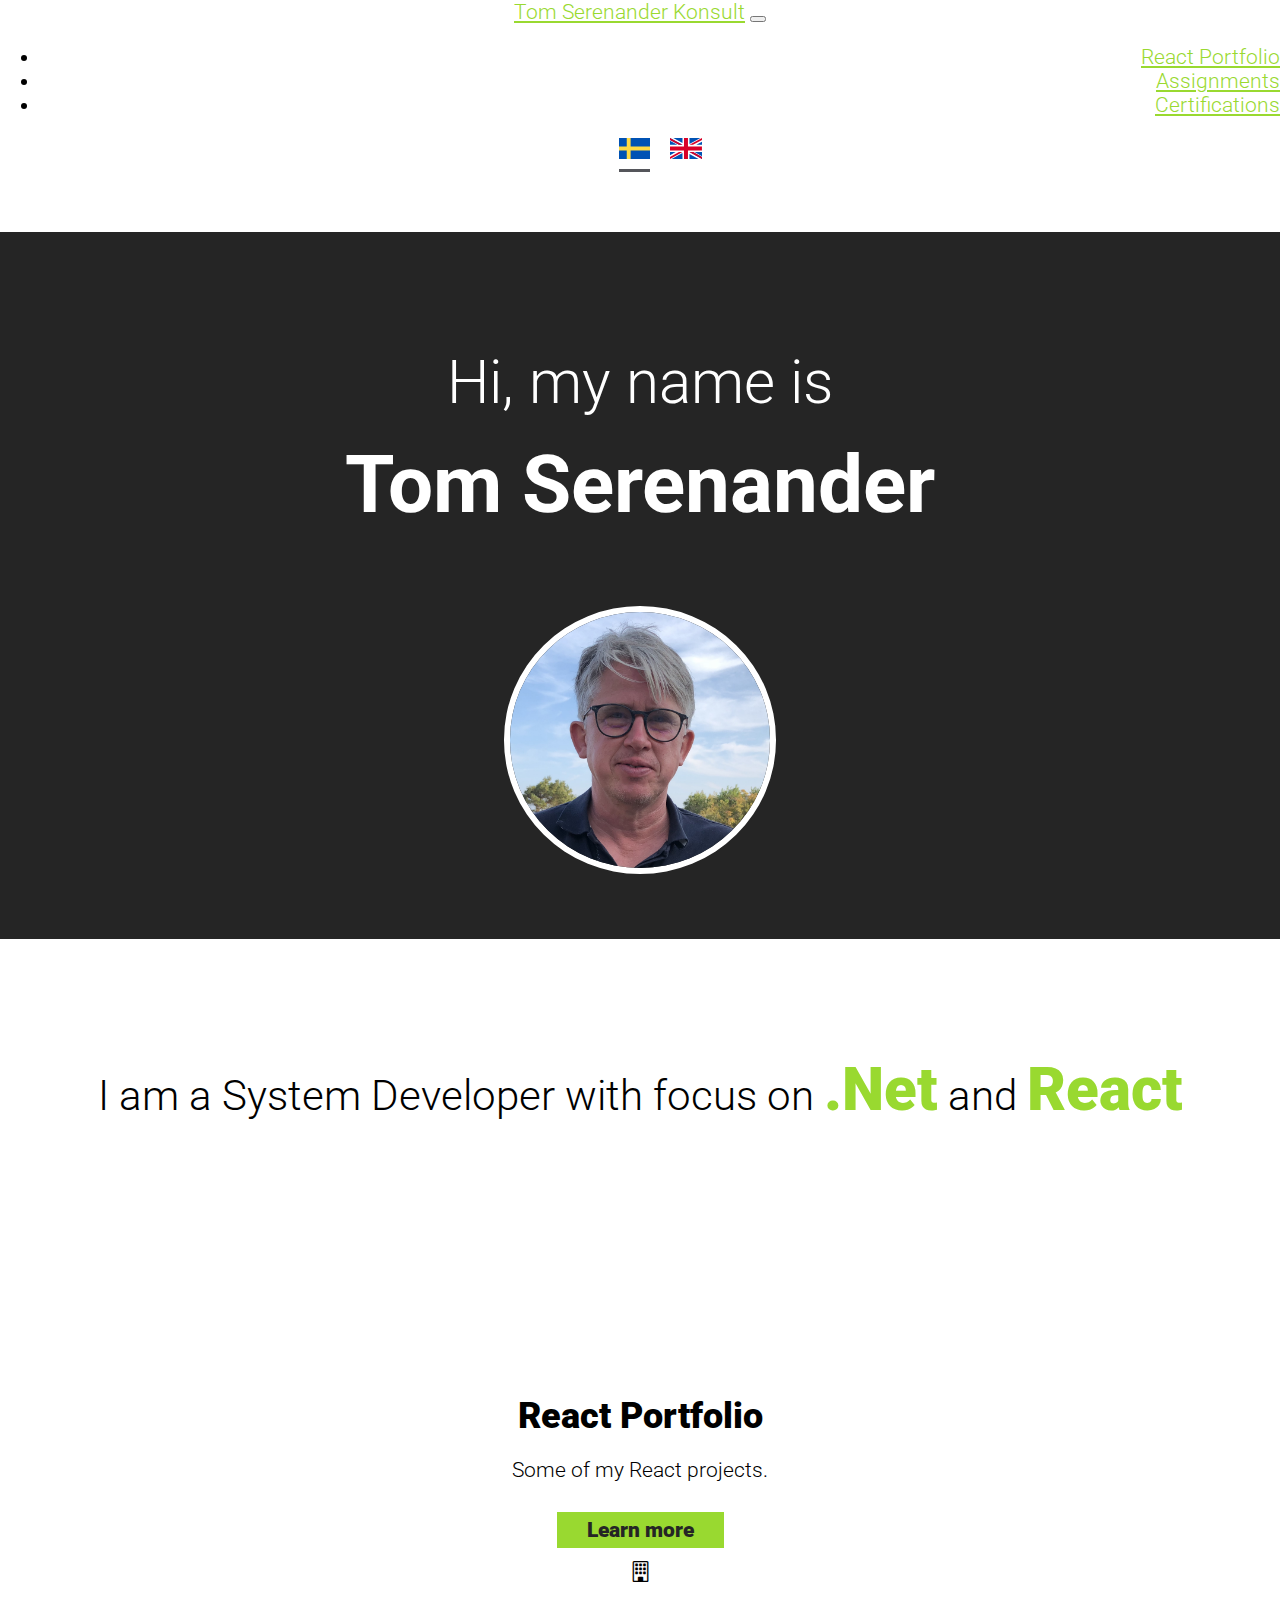
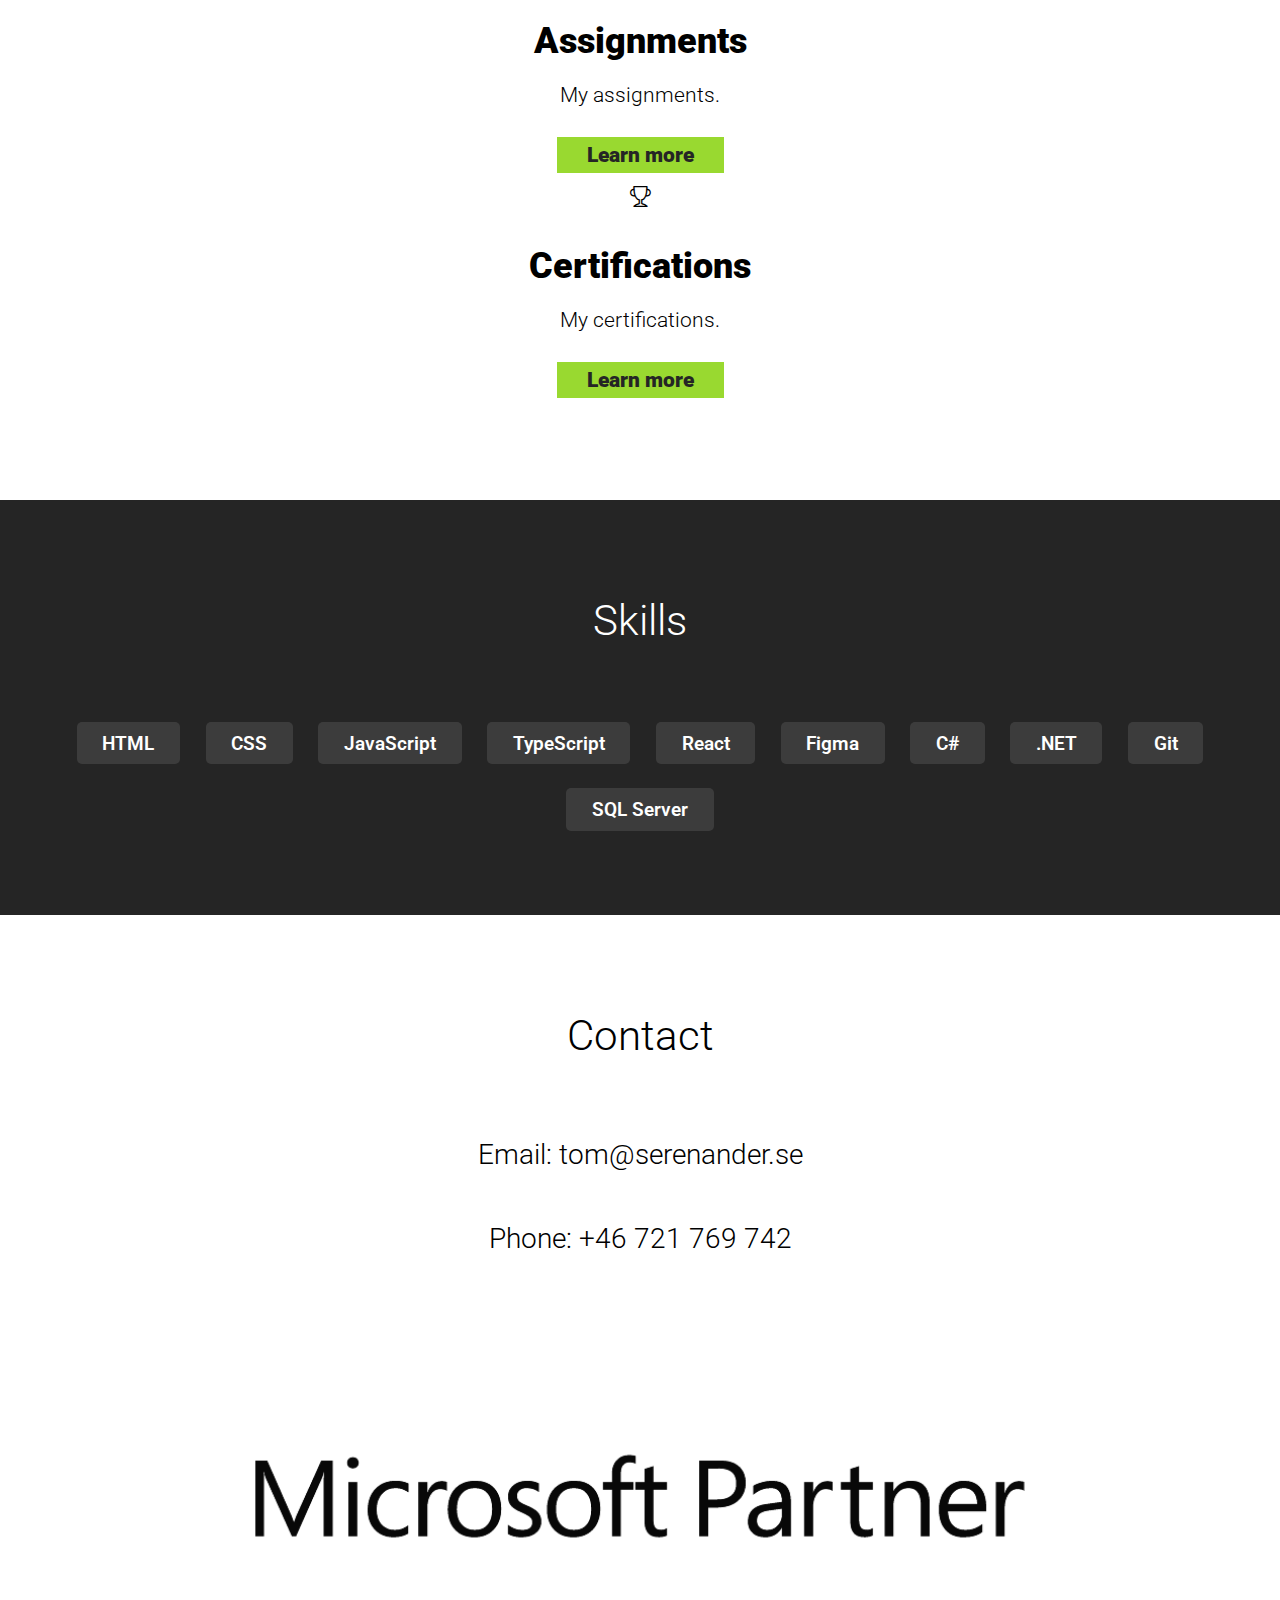
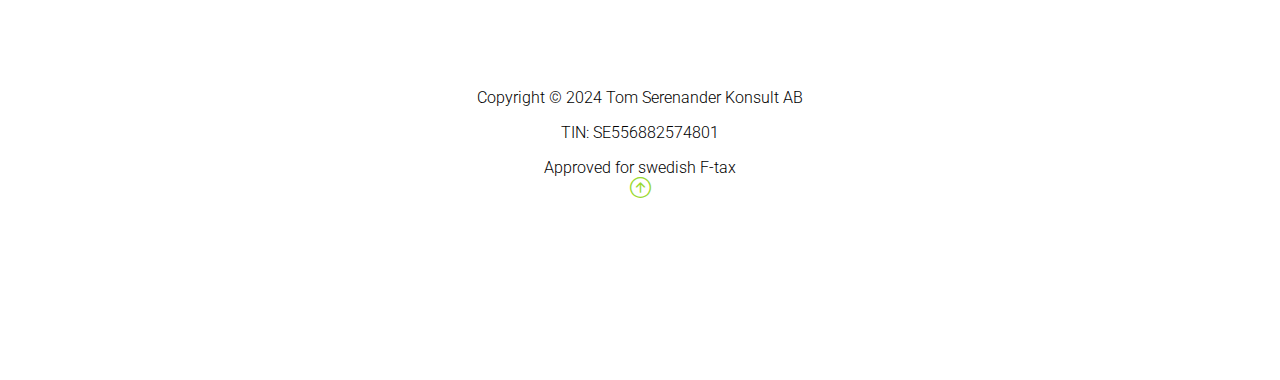
<file: index.html>
<!DOCTYPE html>
<html lang="en">
    <head>
        <meta charset="UTF-8" />
        <meta http-equiv="X-UA-Compatible" content="IE=edge" />
        <meta name="viewport" content="width=device-width, initial-scale=1" />
        <!-- <link
			rel="stylesheet"
			href="https://cdnjs.cloudflare.com/ajax/libs/normalize/8.0.1/normalize.css"
		/> -->

        <link
            href="https://cdn.jsdelivr.net/npm/bootstrap@5.3.2/dist/css/bootstrap.min.css"
            rel="stylesheet"
            integrity="sha384-T3c6CoIi6uLrA9TneNEoa7RxnatzjcDSCmG1MXxSR1GAsXEV/Dwwykc2MPK8M2HN"
            crossorigin="anonymous"
        />
        <link
            rel="stylesheet"
            href="https://cdn.jsdelivr.net/npm/bootstrap-icons@1.3.0/font/bootstrap-icons.css"
        />

        <link rel="stylesheet" href="index.css" />
        <link rel="preconnect" href="https://fonts.googleapis.com" />
        <link rel="preconnect" href="https://fonts.gstatic.com" crossorigin />
        <link
            href="https://fonts.googleapis.com/css2?family=Roboto:wght@300;700;900&display=swap"
            rel="stylesheet"
        />
        <title>Tom Serenander Konsult</title>
    </head>

    <body id="root" class="center-text">
        <!-- Navbar -->
        <nav class="navbar navbar-expand-lg bg-dark navbar-dark py-3 fixed-top">
            <div class="container">
                <a href="#" class="navbar-brand">Tom Serenander Konsult</a>

                <button
                    title="burger"
                    class="navbar-toggler"
                    type="button"
                    data-bs-toggle="collapse"
                    data-bs-target="#navmenu"
                >
                    <span class="navbar-toggler-icon"></span>
                </button>

                <div class="collapse navbar-collapse" id="navmenu">
                    <ul class="navbar-nav ms-auto me-5">
                        <li class="nav-item">
                            <a href="react/index.html" class="nav-link"
                                >React Portfolio</a
                            >
                        </li>
                        <li class="nav-item">
                            <a
                                href="assignments/index.html"
                                class="nav-link swedish"
                                >Uppdrag</a
                            >
                            <a
                                href="assignments/index.html"
                                class="nav-link english"
                                >Assignments</a
                            >
                        </li>
                        <li class="nav-item">
                            <a
                                href="certifications/index.html"
                                class="nav-link swedish"
                                >Certifieringar</a
                            >
                            <a
                                href="certifications/index.html"
                                class="nav-link english"
                                >Certifications</a
                            >
                        </li>
                    </ul>
                </div>

                <ul class="navbar-nav select-language-list mt-2 ml-1">
                    <li class="swedish-option" onclick="setLanguage('sv')">
                        <a href="#">
                            <img
                                class="flag"
                                src="./img/SE.svg"
                                alt="Swedish icon"
                        /></a>
                    </li>
                    <li class="english-option" onclick="setLanguage('en')">
                        <a href="#">
                            <img
                                class="flag"
                                src="./img/GB.svg"
                                alt="Great Britain icon"
                        /></a>
                    </li>
                </ul>
            </div>
        </nav>

        <!-- Presentation -->
        <header class="inverse">
            <div class="container">
                <h1 class="swedish">
                    Hej, mitt namn är
                    <span>Tom Serenander</span>
                </h1>

                <h1 class="english">
                    Hi, my name is <span>Tom Serenander</span>
                </h1>
                <img
                    class="img-avatar"
                    src="./img/Tom.jpg"
                    alt="Portrait of Tom"
                />
            </div>
        </header>

        <section class="x-margin-top p-1">
            <div class="container swedish">
                <h2>
                    Jag är systemutvecklare med fokus på
                    <span class="accent-text">.Net</span> och
                    <span class="accent-text">React</span>
                </h2>
            </div>
            <div class="container english">
                <h2>
                    I am a System Developer with focus on
                    <span class="accent-text">.Net</span> and
                    <span class="accent-text">React</span>
                </h2>
            </div>
        </section>

        <!-- Boxes -->
        <section class="p-3 boxes">
            <div class="container">
                <div class="row text-center g-4">
                    <div class="col-md">
                        <div class="card bg-dark text-light">
                            <div class="card-body text-center">
                                <div class="h1 mb-3">
                                    <img
                                        src="./img/react-logo.svg"
                                        class="img-react-logo"
                                        alt="React logo"
                                    />
                                </div>
                                <h3 class="card-title mb-3">React Portfolio</h3>
                                <p class="p-zero-bottom swedish">
                                    Några projekt jag har gjort i React.
                                </p>
                                <p class="p-zero-bottom english">
                                    Some of my React projects.
                                </p>
                                <a
                                    href="react/index.html"
                                    class="my-btn swedish-inline-block"
                                    >Läs mer</a
                                >
                                <a
                                    href="react/index.html"
                                    class="my-btn english-inline-block"
                                    >Learn more</a
                                >
                            </div>
                        </div>
                    </div>
                    <div class="col-md">
                        <div class="card bg-secondary text-light">
                            <div class="card-body text-center">
                                <div class="h1 mb-3">
                                    <i class="bi bi-building"></i>
                                </div>
                                <h3 class="card-title mb-3 swedish">Uppdrag</h3>
                                <h3 class="card-title mb-3 english">
                                    Assignments
                                </h3>
                                <p class="p-zero-bottom swedish">
                                    Mina genomförda konsultuppdrag.
                                </p>
                                <p class="p-zero-bottom english">
                                    My assignments.
                                </p>
                                <a
                                    href="assignments/index.html"
                                    class="my-btn swedish-inline-block"
                                    >Läs mer</a
                                >
                                <a
                                    href="assignments/index.html"
                                    class="my-btn english-inline-block"
                                    >Learn more</a
                                >
                            </div>
                        </div>
                    </div>
                    <div class="col-md">
                        <div class="card bg-dark text-light">
                            <div class="card-body text-center">
                                <div class="h1 mb-3">
                                    <i class="bi bi-trophy"></i>
                                </div>
                                <h3 class="card-title mb-3 swedish">
                                    Certifieringar
                                </h3>
                                <h3 class="card-title mb-3 english">
                                    Certifications
                                </h3>
                                <p class="p-zero-bottom swedish">
                                    Olika certifieringar jag har tagit.
                                </p>
                                <p class="p-zero-bottom english">
                                    My certifications.
                                </p>
                                <a
                                    href="certifications/index.html"
                                    class="my-btn swedish-inline-block"
                                    >Läs mer</a
                                >
                                <a
                                    href="certifications/index.html"
                                    class="my-btn english-inline-block"
                                    >Learn more</a
                                >
                            </div>
                        </div>
                    </div>
                </div>
            </div>
        </section>

        <section class="inverse p-5">
            <div class="container">
                <h2 class="swedish">Kompetenser</h2>
                <h2 class="english">Skills</h2>

                <div class="skills">
                    <div class="skills__skill bg-secondary">HTML</div>
                    <div class="skills__skill bg-secondary">CSS</div>
                    <div class="skills__skill bg-secondary">JavaScript</div>
                    <div class="skills__skill bg-secondary">TypeScript</div>
                    <div class="skills__skill bg-secondary">React</div>
                    <div class="skills__skill bg-secondary">Figma</div>
                    <div class="skills__skill bg-secondary">C#</div>
                    <div class="skills__skill bg-secondary">.NET</div>
                    <div class="skills__skill bg-secondary">Git</div>
                    <div class="skills__skill bg-secondary">SQL Server</div>
                </div>
            </div>
        </section>

        <!-- Contact -->
        <section id="contact" class="p-5">
            <div class="container">
                <div class="row g-4">
                    <div class="col-md select-ok">
                        <h2 class="mb-4 swedish">Kontakt</h2>
                        <h2 class="mb-4 english">Contact</h2>
                        <h4>
                            <span class="fw-bold swedish-inline-block"
                                >E-post:</span
                            >
                            <span class="fw-bold english-inline-block"
                                >Email:</span
                            >
                            tom@serenander.se
                        </h4>
                        <h4 class="swedish-inline-block">
                            <span class="fw-bold">Mobil:</span>
                            0721-769 742
                        </h4>
                        <h4 class="english-inline-block">
                            <span class="fw-bold">Phone:</span>
                            +46 721 769 742
                        </h4>
                    </div>
                </div>
            </div>
        </section>

        <footer class="p-5 bg-dark text-light text-center">
            <div class="container">
                <div class="row align-items-center justify-content-between">
                    <div class="col-md py-5">
                        <img
                            src="img/MS Partner white.png"
                            class="img-fluid img-medium"
                            alt=""
                        />
                    </div>
                    <div class="col-md-5 py-5">
                        <p class="p-zero-bottom">
                            Copyright &copy; 2024 Tom Serenander Konsult AB
                        </p>
                        <p class="p-zero-bottom swedish">
                            Org.nummer: 556882-5748
                        </p>
                        <p class="p-zero-bottom english">TIN: SE556882574801</p>
                        <p class="p-zero-bottom swedish">Godkänd för F-skatt</p>
                        <p class="p-zero-bottom english">
                            Approved for swedish F-tax
                        </p>
                    </div>
                    <div class="col-md py-5">
                        <a href="#" title="Upp" class="up-link">
                            <i class="bi bi-arrow-up-circle h1"></i>
                        </a>
                    </div>
                </div>

                <div class="row align-items-center justify-content-between">
                    <div class="col-md p-3 socials">
                        <div class="social">
                            <a
                                href="https://www.linkedin.com/in/tom-serenander"
                            >
                                <img
                                    src="./img/linkedin.svg"
                                    alt="icon"
                                    class="social-icon-normal"
                                />
                            </a>
                        </div>
                        <div class="social">
                            <a href="https://github.com/qserena">
                                <img
                                    src="./img/github.svg"
                                    alt="icon"
                                    class="social-icon-normal"
                                />
                            </a>
                        </div>
                        <div class="social">
                            <a href="https://twitter.com/tomserenander">
                                <img
                                    src="./img/x.svg"
                                    alt="icon"
                                    class="social-icon-reduced"
                                />
                            </a>
                        </div>
                        <div class="social">
                            <a href="https://www.instagram.com/tomserenander/">
                                <img
                                    src="./img/iconmonstr-instagram-11.svg"
                                    alt="icon"
                                    class="social-icon-normal"
                                />
                            </a>
                        </div>
                    </div>
                </div>
            </div>
        </footer>
        <script
            src="https://cdn.jsdelivr.net/npm/bootstrap@5.3.2/dist/js/bootstrap.bundle.min.js"
            integrity="sha384-C6RzsynM9kWDrMNeT87bh95OGNyZPhcTNXj1NW7RuBCsyN/o0jlpcV8Qyq46cDfL"
            crossorigin="anonymous"
        ></script>
        <script src="./index.js"></script>
    </body>
</html>
</file>
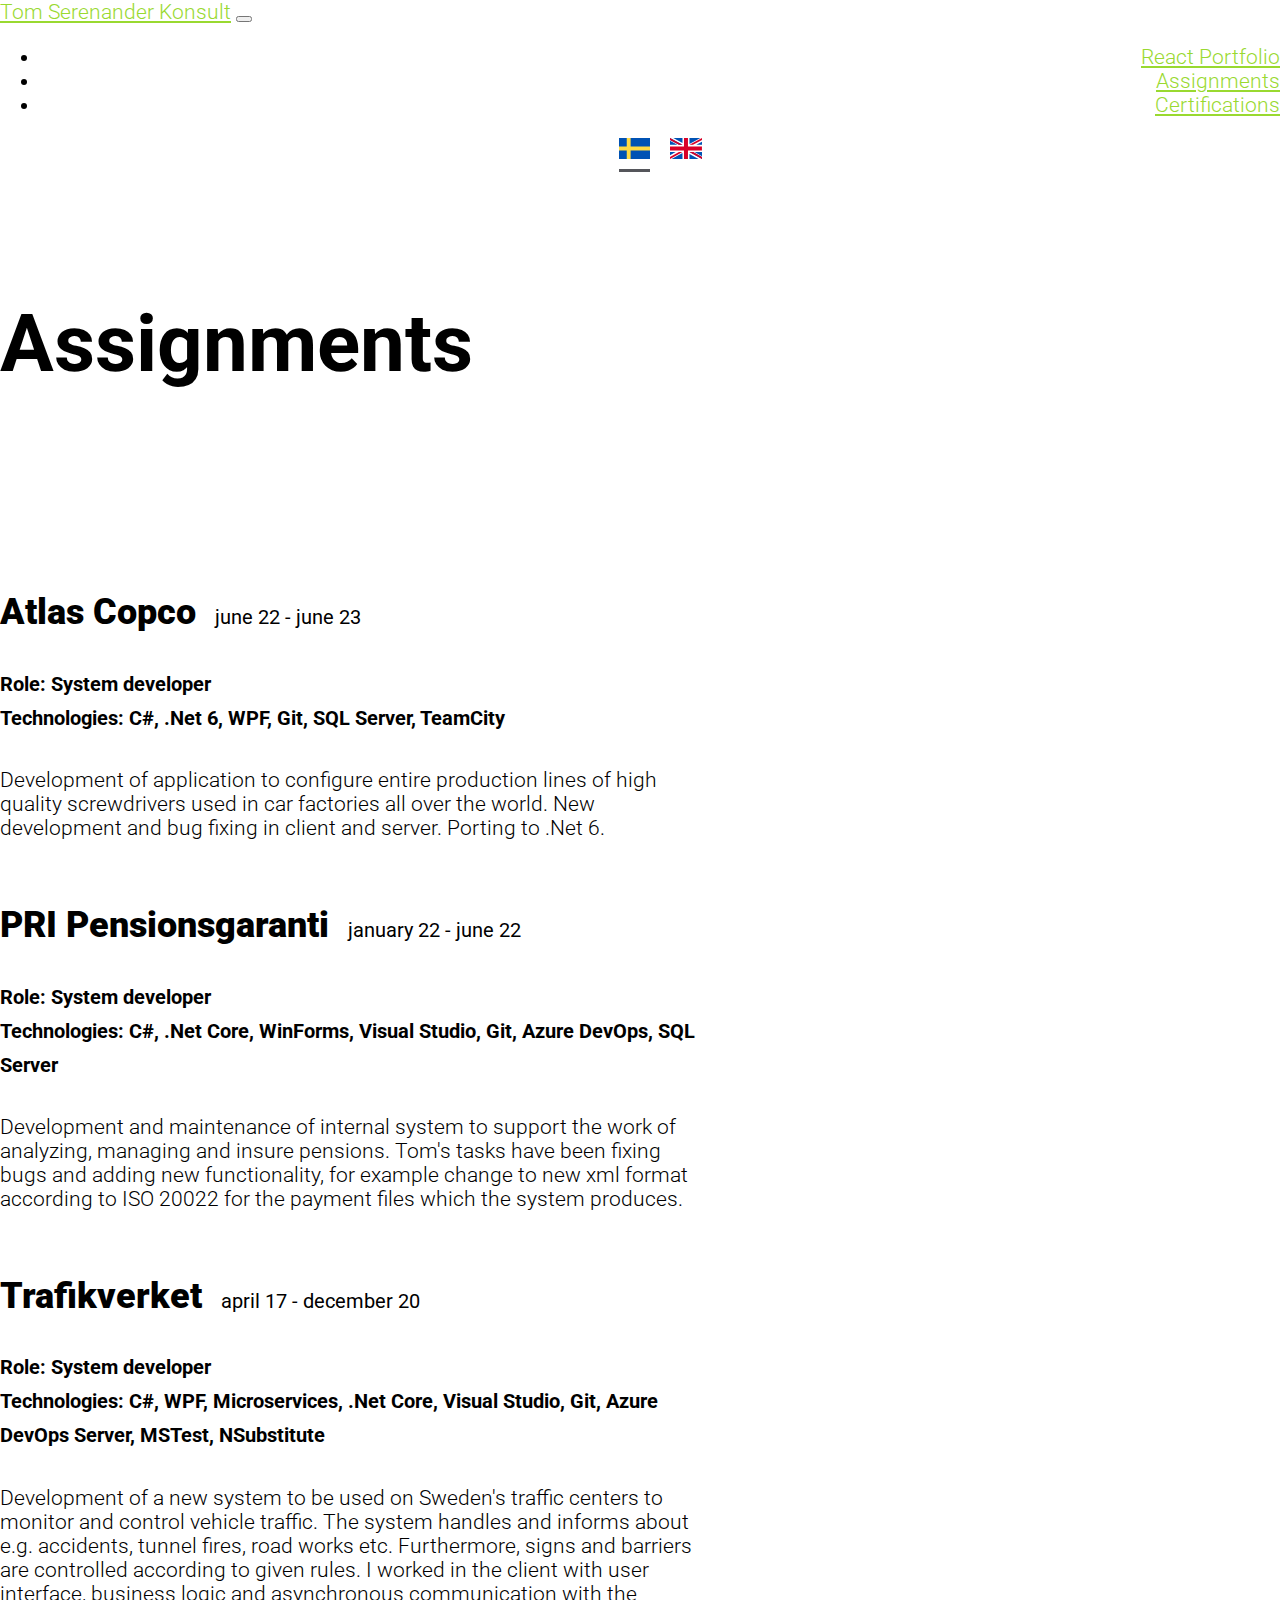
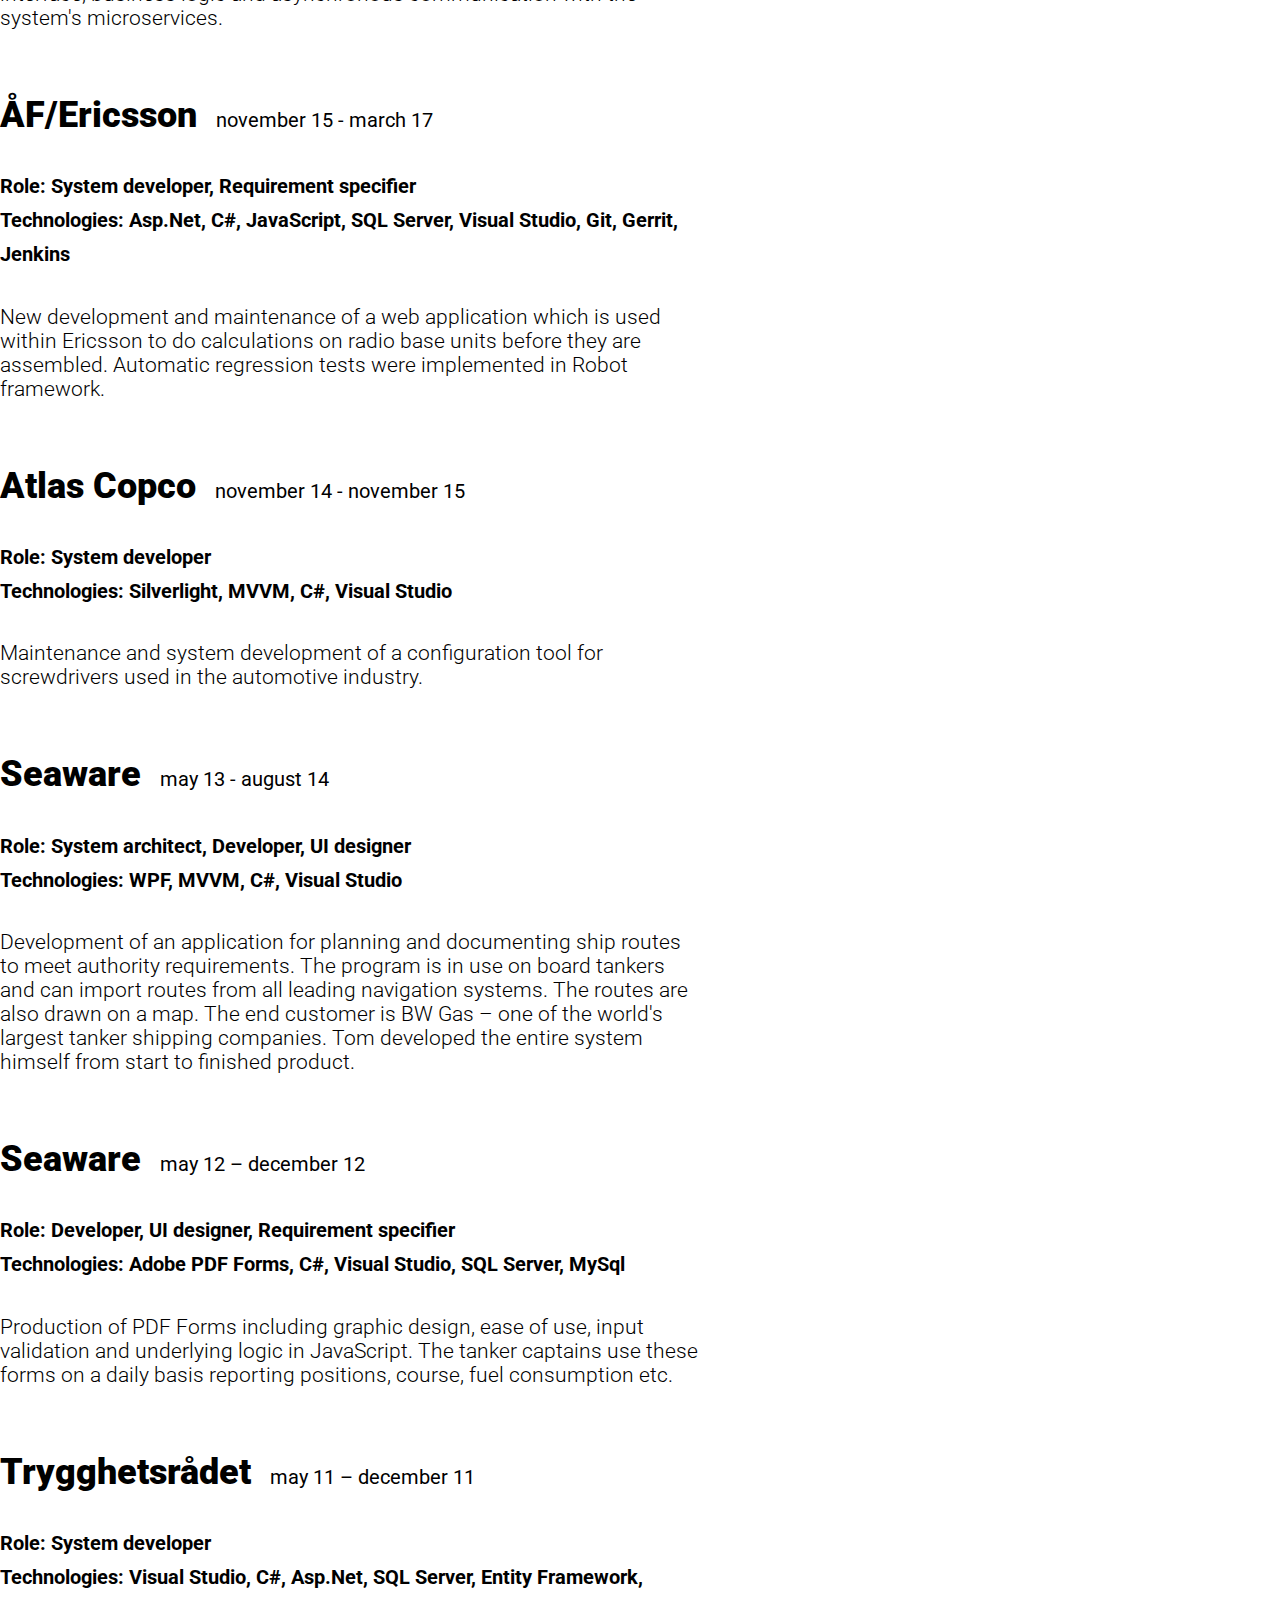
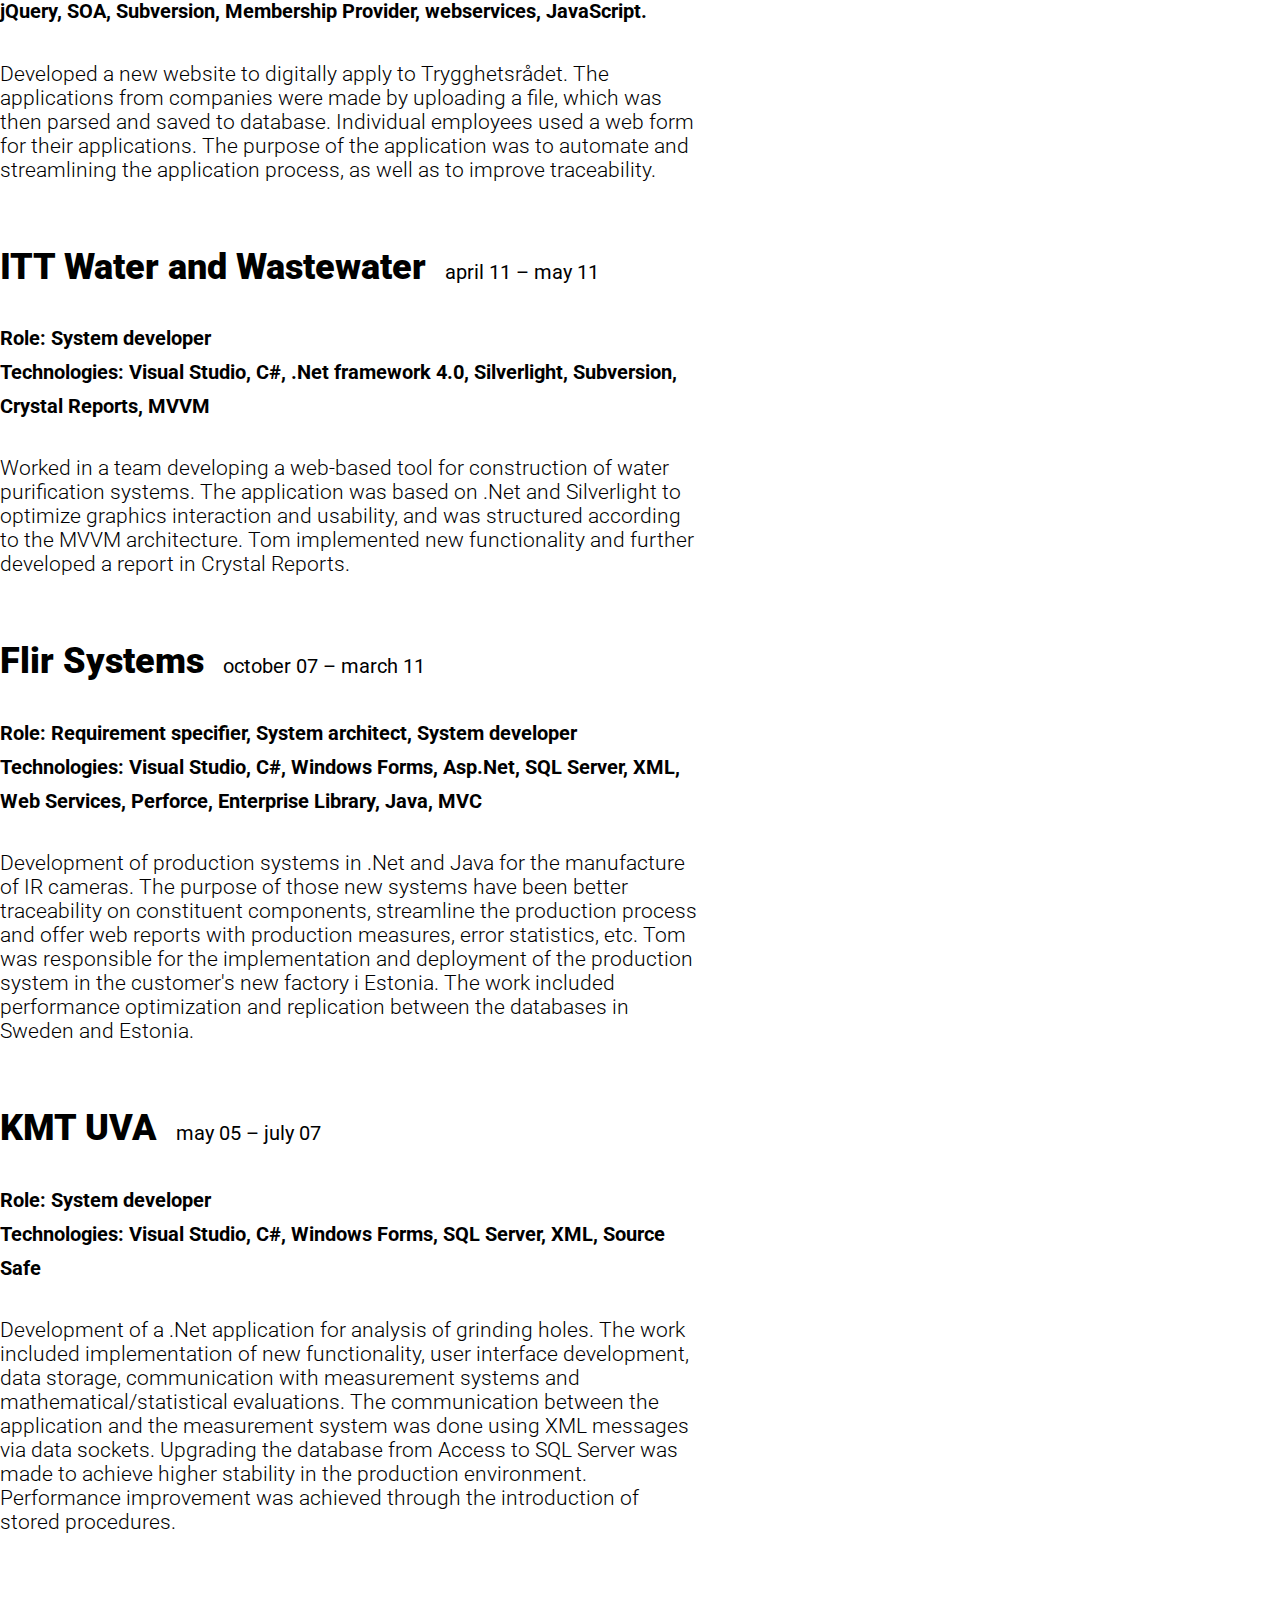
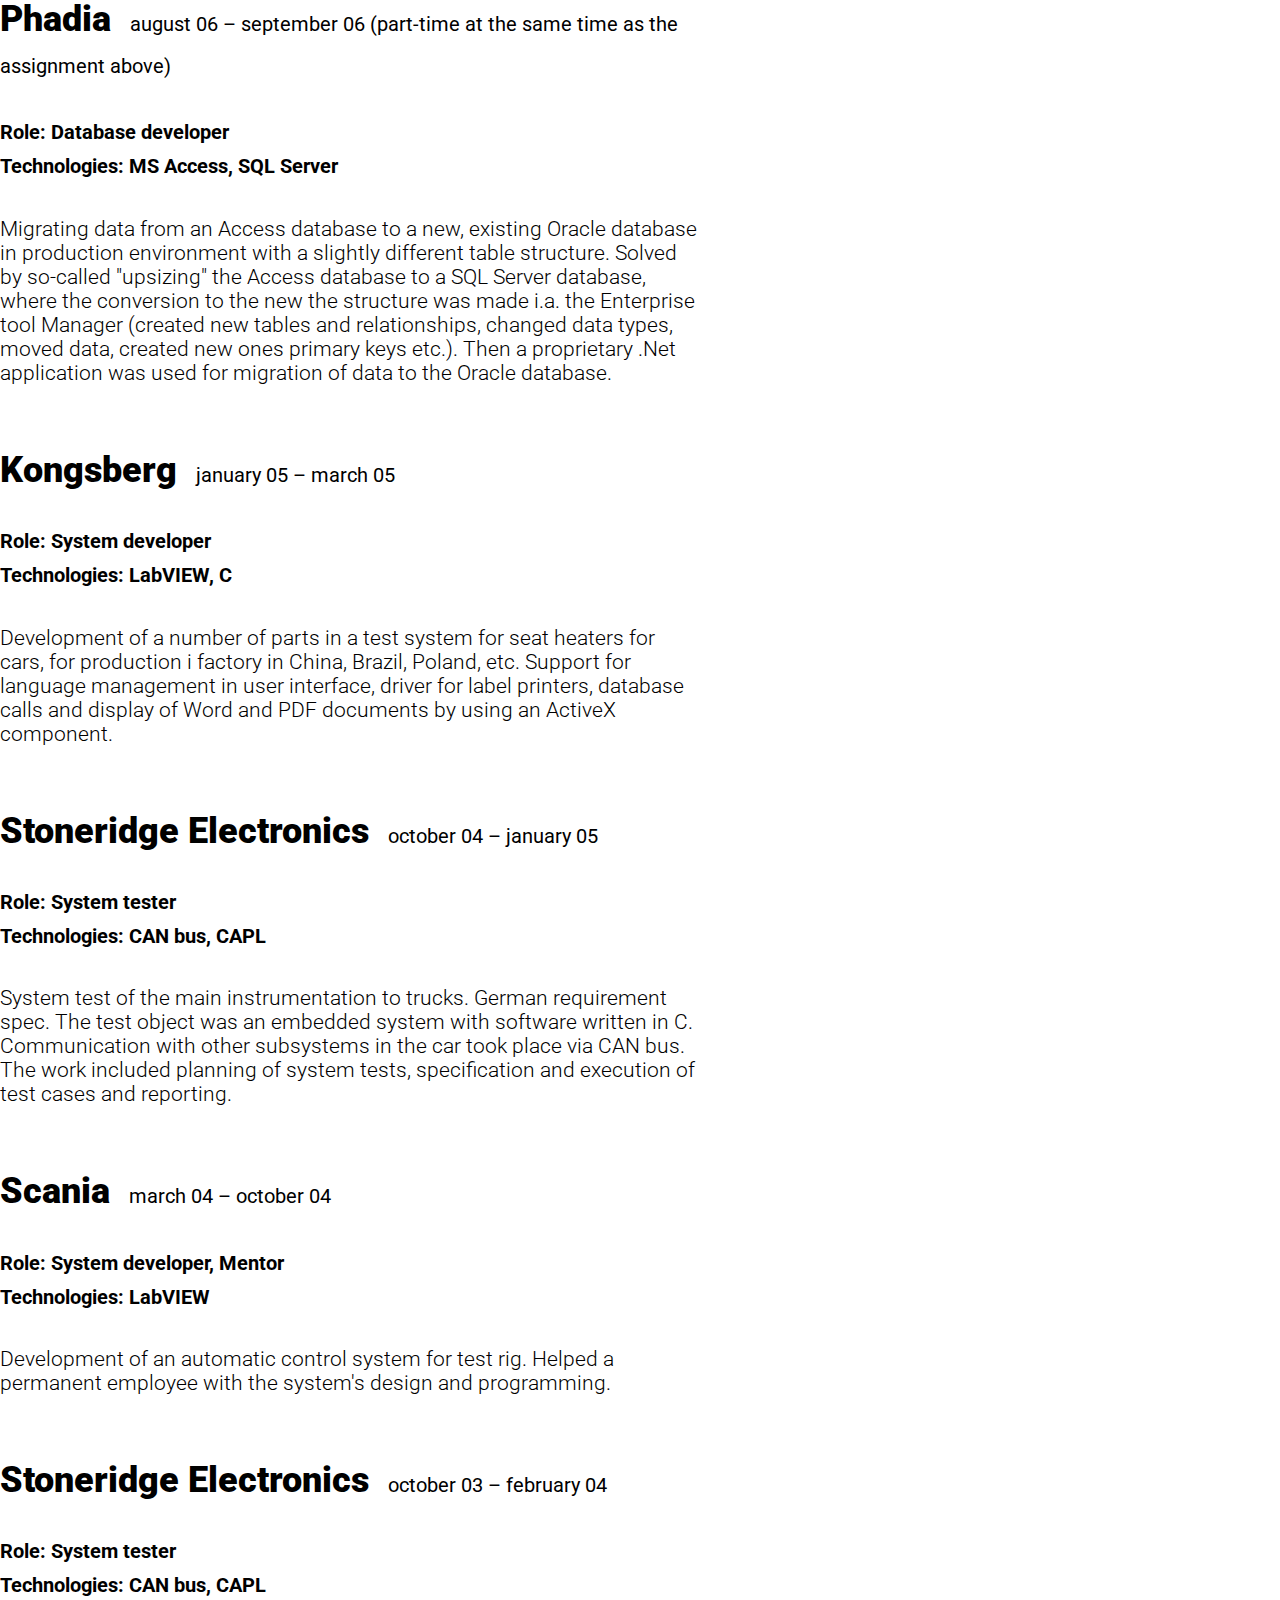
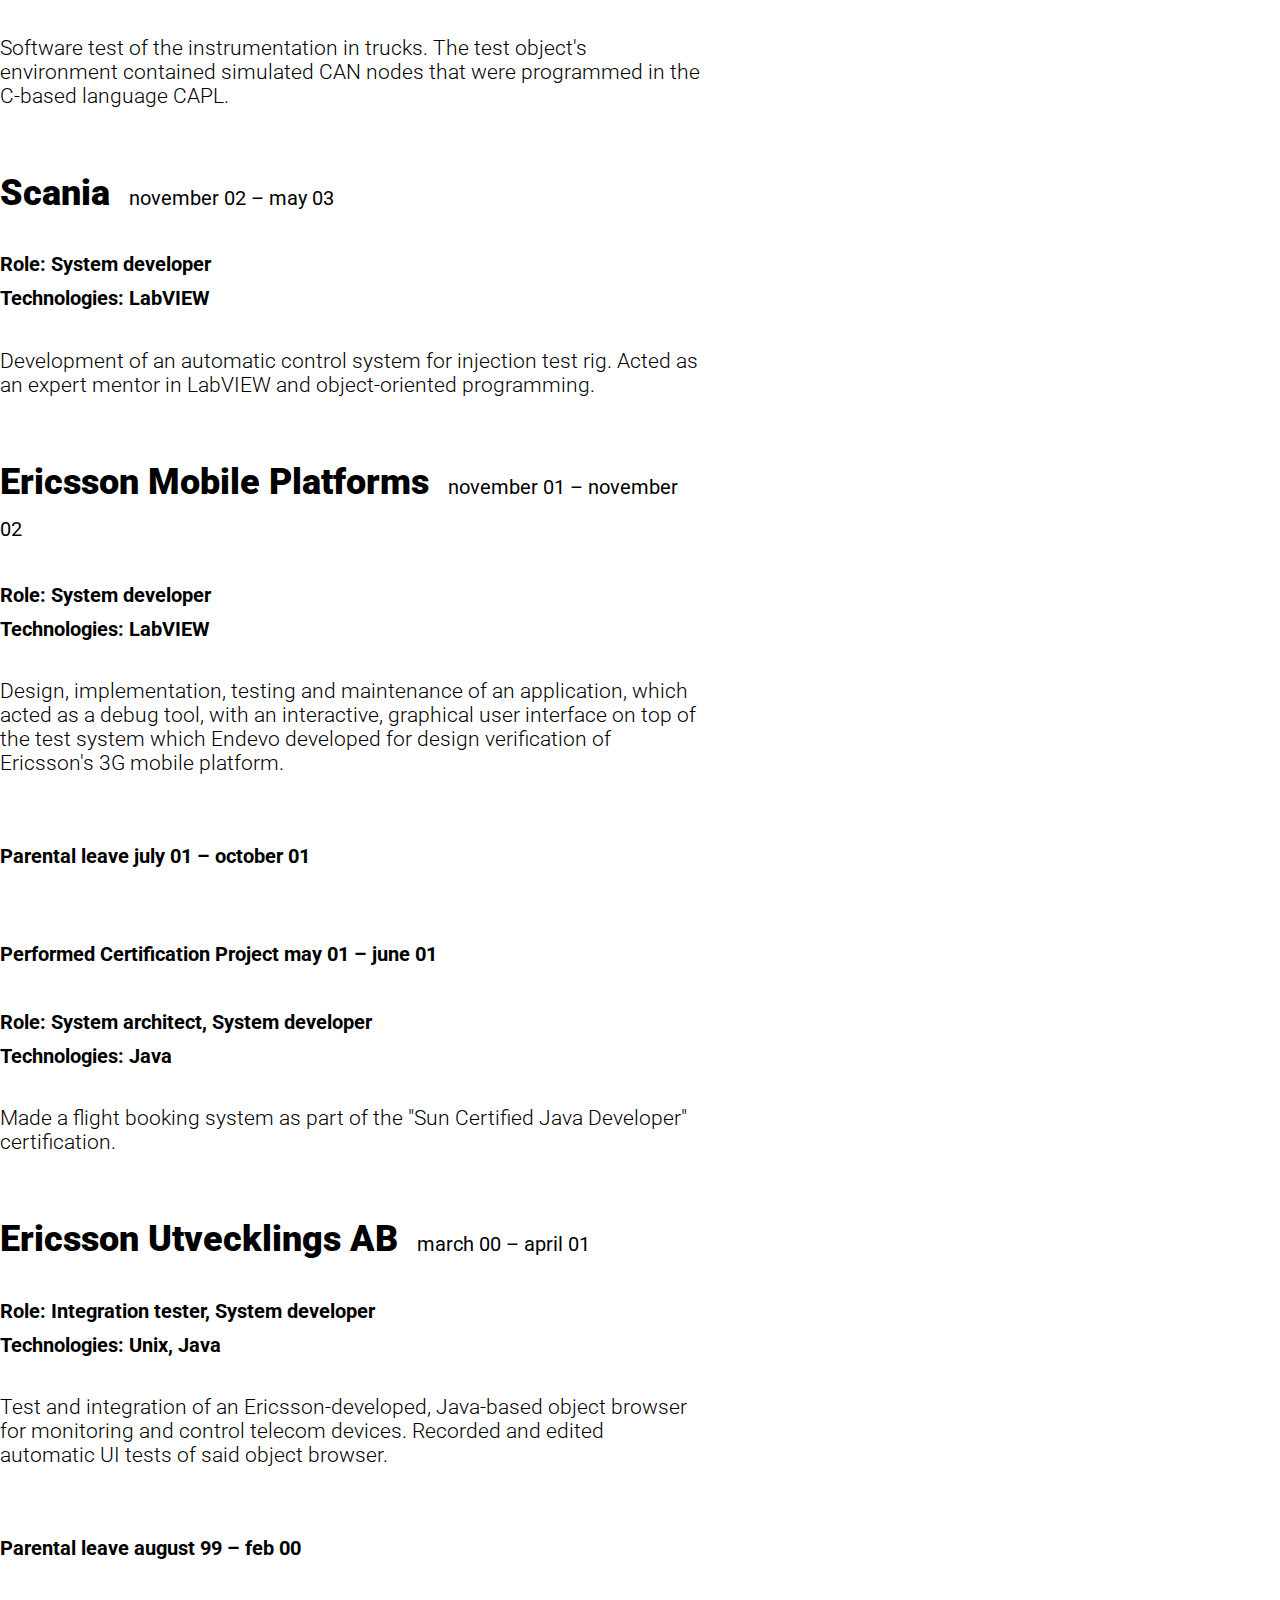
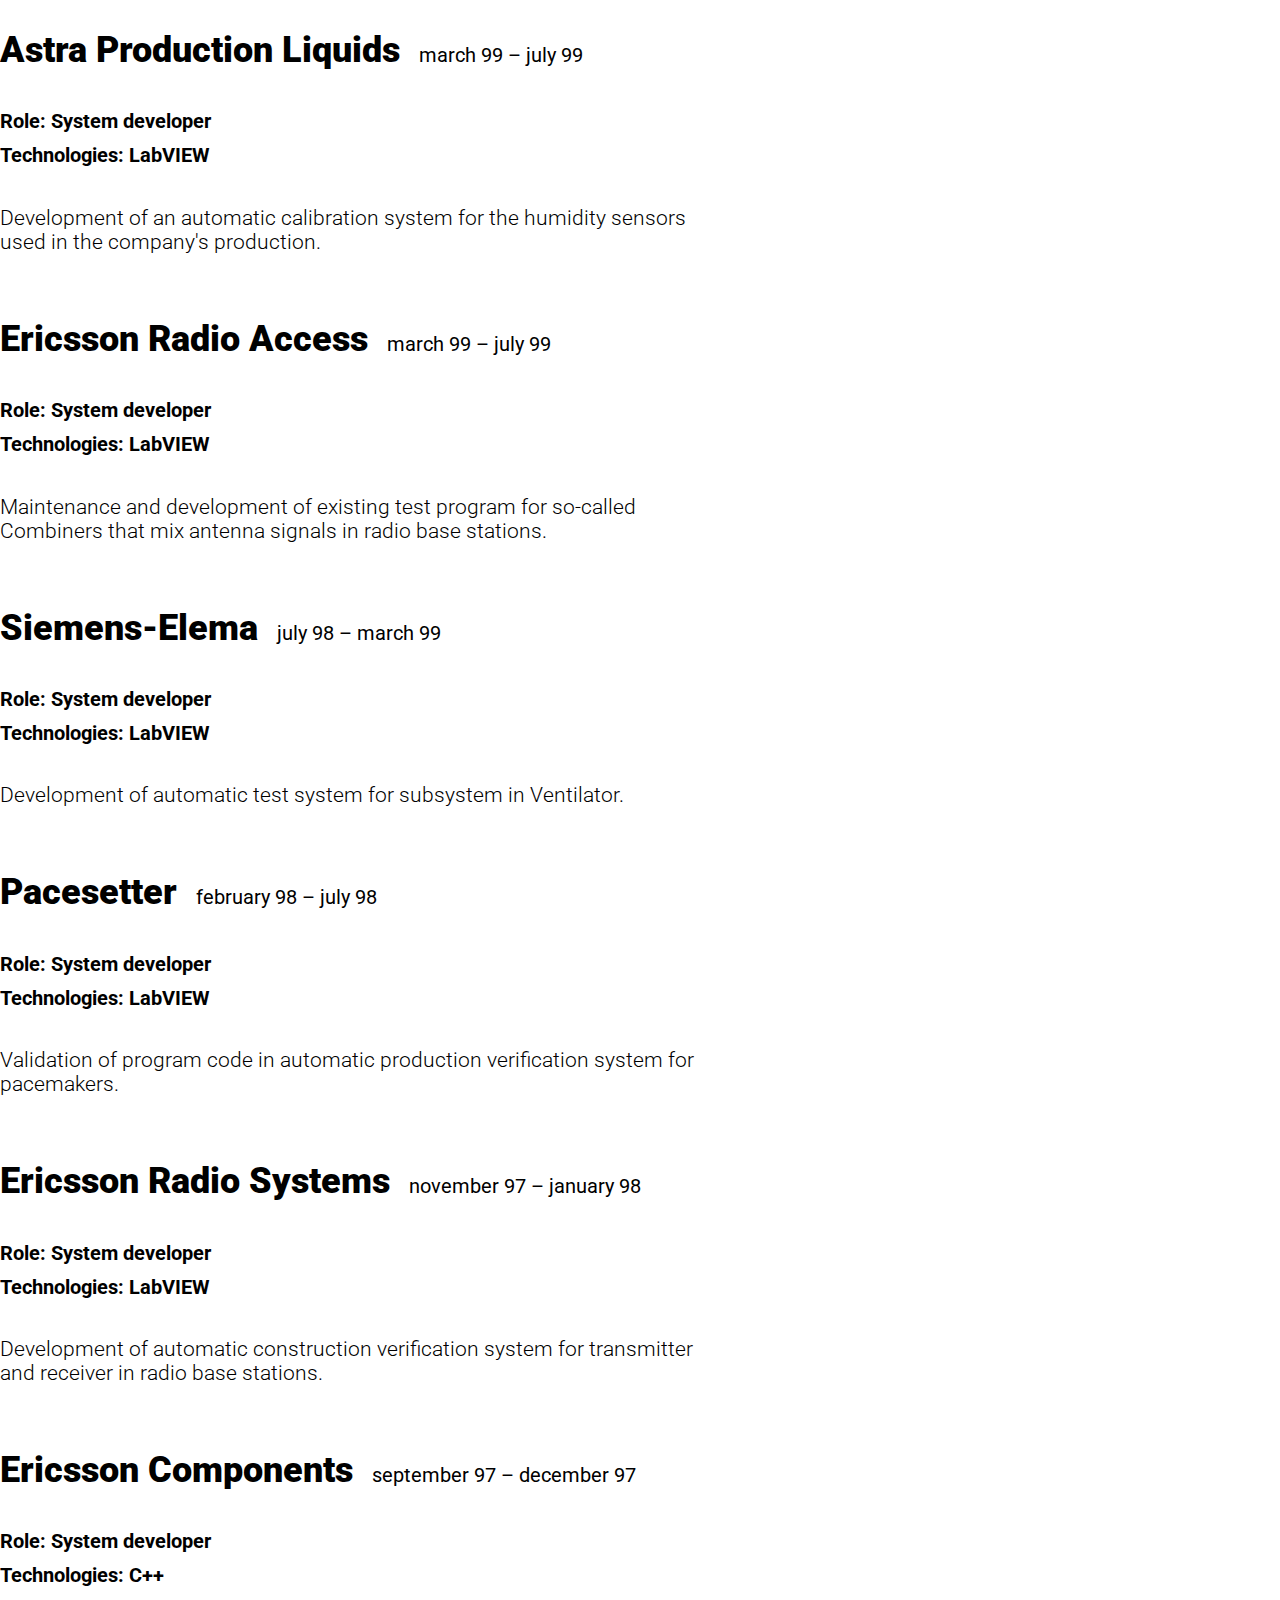
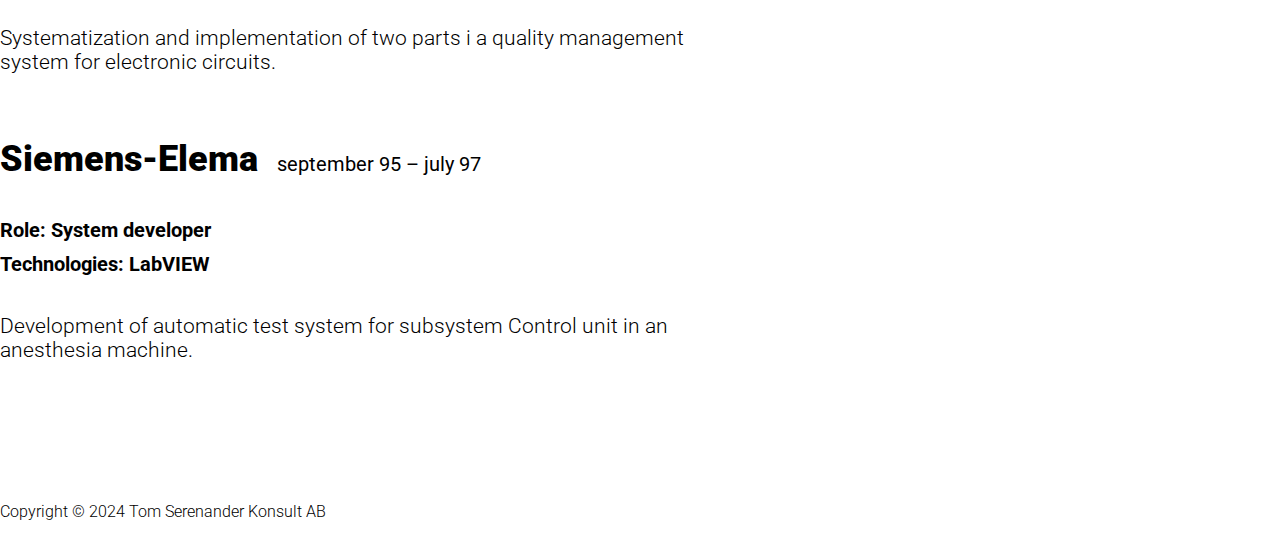
<file: assignments/index.html>
<!DOCTYPE html>
<html lang="en">
    <head>
        <meta charset="UTF-8" />
        <meta http-equiv="X-UA-Compatible" content="IE=edge" />
        <meta name="viewport" content="width=device-width, initial-scale=1.0" />
        <link
            href="https://cdn.jsdelivr.net/npm/bootstrap@5.3.2/dist/css/bootstrap.min.css"
            rel="stylesheet"
            integrity="sha384-T3c6CoIi6uLrA9TneNEoa7RxnatzjcDSCmG1MXxSR1GAsXEV/Dwwykc2MPK8M2HN"
            crossorigin="anonymous"
        />
        <link
            rel="stylesheet"
            href="https://cdn.jsdelivr.net/npm/bootstrap-icons@1.3.0/font/bootstrap-icons.css"
        />
        <link rel="preconnect" href="https://fonts.googleapis.com" />
        <link rel="preconnect" href="https://fonts.gstatic.com" crossorigin />
        <link
            href="https://fonts.googleapis.com/css2?family=Roboto:wght@300;700;900&display=swap"
            rel="stylesheet"
        />
        <link rel="stylesheet" href="../index.css" />
        <title>Uppdrag</title>
    </head>

    <body class="select-ok">
        <!-- Navbar -->
        <nav class="navbar navbar-expand-lg bg-dark navbar-dark py-3 fixed-top">
            <div class="container">
                <a href="../index.html" class="navbar-brand"
                    >Tom Serenander Konsult</a
                >

                <button
                    title="burger"
                    class="navbar-toggler"
                    type="button"
                    data-bs-toggle="collapse"
                    data-bs-target="#navmenu"
                >
                    <span class="navbar-toggler-icon"></span>
                </button>

                <div class="collapse navbar-collapse" id="navmenu">
                    <ul class="navbar-nav ms-auto me-5">
                        <li class="nav-item">
                            <a href="../react/index.html" class="nav-link"
                                >React Portfolio</a
                            >
                        </li>
                        <li class="nav-item">
                            <a
                                href="../assignments/index.html"
                                class="nav-link swedish"
                                >Uppdrag</a
                            >
                            <a
                                href="../assignments/index.html"
                                class="nav-link english"
                                >Assignments</a
                            >
                        </li>
                        <li class="nav-item">
                            <a
                                href="../certifications/index.html"
                                class="nav-link swedish"
                                >Certifieringar</a
                            >
                            <a
                                href="../certifications/index.html"
                                class="nav-link english"
                                >Certifications</a
                            >
                        </li>
                    </ul>
                </div>

                <ul class="navbar-nav select-language-list mt-2 ml-1">
                    <li class="swedish-option" onclick="setLanguage('sv')">
                        <a href="#">
                            <img
                                class="flag"
                                src="../img/SE.svg"
                                alt="Swedish icon"
                        /></a>
                    </li>
                    <li class="english-option" onclick="setLanguage('en')">
                        <a href="#">
                            <img
                                class="flag"
                                src="../img/GB.svg"
                                alt="Great Britain icon"
                        /></a>
                    </li>
                </ul>
            </div>
        </nav>

        <!-- Assignments Header -->
        <section class="mt-5 p-3 p-md-5 bg-secondary text-light text-sm-start">
            <div class="container">
                <div class="x-margin-top row pt-3 justify-content-center">
                    <div class="col-md assignment-col-width">
                        <h1 class="swedish"><span>Uppdrag</span></h1>
                        <h1 class="english"><span>Assignments</span></h1>
                    </div>
                </div>
            </div>
        </section>

        <!-- Assignments -->
        <section class="p-3 p-md-5">
            <div class="container">
                <div class="row pt-3 justify-content-center">
                    <!-- Swedish -->
                    <div class="col-md text-start assignment-col-width swedish">
                        <div class="assignment-margin-bottom">
                            <h3 class="mb-2">
                                Atlas Copco
                                <span>juni 22 - juni 23</span>
                            </h3>
                            <h5>
                                Roll: Systemutvecklare<br />
                                Teknik: C#, .Net 6, WPF, Git, SQL Server,
                                TeamCity
                            </h5>
                            <p>
                                Utveckling av applikation för att konfigurera
                                hela produktionslinor av högkvalitativa
                                skruvdragare som används i bilfabriker över hela
                                världen. Nyutveckling och buggrättning i klient
                                och server. Portning till .Net 6.
                            </p>
                        </div>
                        <div class="assignment-margin-bottom">
                            <h3 class="mb-2">
                                PRI Pensionsgaranti
                                <span>januari 22 - juni 22</span>
                            </h3>
                            <h5>
                                Roll: Systemutvecklare<br />
                                Teknik: C#, .Net Core, WinForms, Visual Studio,
                                Git, Azure DevOps, SQL Server
                            </h5>
                            <p>
                                Vidareutveckling av internt system för att
                                stödja arbetet med att analysera, förvalta och
                                försäkra pensioner. Toms arbetsuppgifter har
                                varit att rätta buggar och lägga till ny
                                funktionalitet, bl.a. byta till nytt xml-format
                                enligt ISO 20022 för de betalningsfiler som
                                systemet producerar.
                            </p>
                        </div>
                        <div class="assignment-margin-bottom">
                            <h3 class="mb-2">
                                Trafikverket
                                <span>april 17 - december 20</span>
                            </h3>
                            <h5>
                                Roll: Systemutvecklare<br />
                                Teknik: C#, WPF, Microservices, .Net Core,
                                Visual Studio, Git, Azure DevOps Server, MSTest,
                                NSubstitute
                            </h5>
                            <p>
                                Nyutveckling av ett system som ska användas på
                                Sveriges trafikcentraler för att övervaka och
                                styra fordonstrafiken. Systemet hanterar och
                                informerar om t.ex. olyckor, tunnelbränder,
                                vägarbeten m.m. Vidare styrs skyltar och bommar
                                enligt givna regler. Jag jobbade i klienten med
                                användargränssnitt, affärslogik och asynkron
                                kommunikation med systemets mikrotjänster.
                            </p>
                        </div>
                        <div class="assignment-margin-bottom">
                            <h3 class="mb-2">
                                ÅF/Ericsson
                                <span>november 15 - mars 17</span>
                            </h3>
                            <h5>
                                Roll: Systemutvecklare, Kravställare<br />
                                Teknik: Asp.Net, C#, JavaScript, SQL Server,
                                Visual Studio, Git, Gerrit, Jenkins
                            </h5>
                            <p>
                                Nyutveckling och underhåll av en webbapplikation
                                som används inom Ericsson för att räkna på
                                radiobasenheter innan de byggs ihop. Automatiska
                                regressionstester implementerades i Robot
                                framework.
                            </p>
                        </div>
                        <div class="assignment-margin-bottom">
                            <h3 class="mb-2">
                                Atlas Copco
                                <span>november 14 - november 15</span>
                            </h3>
                            <h5>
                                Roll: Systemutvecklare<br />
                                Teknik: Silverlight, MVVM, C#, Visual Studio
                            </h5>
                            <p>
                                Underhåll och vidareutveckling av ett
                                konfigurationsverktyg för skruvdragare som
                                används i bilindustrin.
                            </p>
                        </div>
                        <div class="assignment-margin-bottom">
                            <h3 class="mb-2">
                                Seaware
                                <span>maj 13 - augusti 14</span>
                            </h3>
                            <h5>
                                Roll: Systemarkitekt, Utvecklare, Grafisk
                                gränssnittsdesigner<br />
                                Teknik: WPF, MVVM, C#, Visual Studio
                            </h5>
                            <p>
                                Utveckling av en applikation i vilken man
                                planerar och dokumenterar fartygsrutter för att
                                uppfylla myndighetskrav. Programmet används
                                ombord på tankfartyg och kan importera rutter
                                från samtliga ledande navigationssystem.
                                Rutterna ritas också ut på en karta. Slutkunden
                                är BW Gas – ett av världens största
                                tankerrederier. Tom utvecklade systemet själv
                                från ax till limpa.
                            </p>
                        </div>
                        <div class="assignment-margin-bottom">
                            <h3 class="mb-2">
                                Seaware
                                <span>maj 12 – december 12</span>
                            </h3>
                            <h5>
                                Roll: Utvecklare, Grafisk gränssnittsdesigner,
                                Kravspecifikationsförfattare<br />
                                Teknik: Adobe PDF Forms, C#, Visual Studio, SQL
                                Server, MySql
                            </h5>
                            <p>
                                Framtagning av PDF Forms inklusive grafisk
                                design, användarvänlighet, inmatningsvalidering
                                och bakomliggande logik i JavaScript. Formulären
                                används av kaptener på tankfartyg som dagligen
                                fyller i dessa och rapporterar position, kurs,
                                bränsleförbrukning m.m.
                            </p>
                        </div>
                        <div class="assignment-margin-bottom">
                            <h3 class="mb-2">
                                Trygghetsrådet
                                <span>maj 11 – december 11</span>
                            </h3>
                            <h5>
                                Roll: Systemutvecklare<br />
                                Teknik: Visual Studio, C#, Asp.Net, SQL Server,
                                Entity Framework, jQuery, SOA, Subversion,
                                Membership Provider, webservices, JavaScript.
                            </h5>
                            <p>
                                Utveckling av en ny webbsajt för att ansöka
                                digitalt hos Trygghetsrådet. Ansökningarna från
                                företag gjordes med en fil som användaren
                                laddade upp, som sedan parsades och vars
                                innehåll sparades till databas. Privatpersoner
                                använde ett webbformulär för sina ansökningar.
                                Syftet med applikationen var att automatisera
                                och effektivisera ansökningsprocessen, samt att
                                förbättra spårbarheten.
                            </p>
                        </div>
                        <div class="assignment-margin-bottom">
                            <h3 class="mb-2">
                                ITT Water and Wastewater
                                <span>april 11 – maj 11</span>
                            </h3>
                            <h5>
                                Roll: Systemutvecklare<br />
                                Teknik: Visual Studio, C#, .Net framework 4.0,
                                Silverlight, Subversion, Crystal Reports, MVVM
                            </h5>
                            <p>
                                Arbetade i ett team som utvecklade ett
                                webbaserat verktyg för konstruktion av
                                vattenreningssystem. Applikationen var baserad
                                på .Net och Silverlight för att optimera grafisk
                                interaktion och användbarhet, och var uppbyggt
                                enligt arkitekturen MVVM. Tom implementerade ny
                                funktionalitet samt vidareutvecklade en rapport
                                i Crystal Reports.
                            </p>
                        </div>
                        <div class="assignment-margin-bottom">
                            <h3 class="mb-2">
                                Flir Systems
                                <span>oktober 07 – mars 11</span>
                            </h3>
                            <h5>
                                Roll: Kravanalytiker, Systemarkitekt,
                                Systemutvecklare<br />
                                Teknik: Visual Studio, C#, Windows Forms,
                                Asp.Net, SQL Server, XML, Web Services,
                                Perforce, Enterprise Library, Java, MVC
                            </h5>
                            <p>
                                Utveckling av produktionssystem i .Net och Java
                                för tillverkning av IR-kameror. Syftet med de
                                nya systemen har varit att ha bättre spårbarhet
                                på ingående komponenter, effektivisera
                                produktionsprocessen och erbjuda webbrapporter
                                med produktionsmått, felstatistik m.m. Tom
                                ansvarade bl.a. för implementation och
                                driftsättning av produktionssystemet i kundens
                                nya fabrik i Estland. I arbetet ingick
                                prestandaoptimering och replikering mellan
                                databaserna i Sverige och Estland.
                            </p>
                        </div>
                        <div class="assignment-margin-bottom">
                            <h3 class="mb-2">
                                KMT UVA
                                <span>maj 05 – juli 07</span>
                            </h3>
                            <h5>
                                Roll: Systemutvecklare<br />
                                Teknik: Visual Studio, C#, Windows Forms, SQL
                                Server, XML, Source Safe
                            </h5>
                            <p>
                                Vidareutveckling av en .Net-applikation för
                                analys av sliphål. Arbetet innebar
                                implementation av ny funktionalitet,
                                nyutveckling av användargränssnittet,
                                datalagring, kommunikation med mätsystem samt
                                matematiska/statistiska utvärderingar.
                                Kommunikationen mellan applikationen och
                                mätsystemet skedde m.h.a. XML-meddelanden via
                                datasockets. Uppgradering av databasen från
                                Access till SQL Server gjordes för att uppnå
                                högre stabilitet i produktionsmiljö.
                                Prestandaförbättring nåddes genom införandet av
                                stored procedures.
                            </p>
                        </div>
                        <div class="assignment-margin-bottom">
                            <h3 class="mb-2">
                                Phadia
                                <span
                                    >augusti 06 – september 06 (deltid samtidigt
                                    som uppdraget ovan)</span
                                >
                            </h3>
                            <h5>
                                Roll: Databasutvecklare<br />
                                Teknik: MS Access, SQL Server
                            </h5>
                            <p>
                                Migrering av data i en Access-databas till en
                                ny, befintlig Oracle-databas i produktionsmiljö
                                med lite annan tabellstruktur. Löstes genom s.k.
                                ”upsizing” av Access-databasen till en SQL
                                Server-databas, där konverteringen till den nya
                                strukturen gjordes m.h.a. verktyget Enterprise
                                Manager (skapade nya tabeller och relationer,
                                bytte datatyper, flyttade data, skapade nya
                                primära nycklar m.m). Sedan användes en
                                egenutvecklad .Net-applikation för överflyttning
                                av data till Oracle-databasen.
                            </p>
                        </div>
                        <div class="assignment-margin-bottom">
                            <h3 class="mb-2">
                                Kongsberg
                                <span>januari 05 – mars 05</span>
                            </h3>
                            <h5>
                                Roll: Systemutvecklare<br />
                                Teknik: LabVIEW, C
                            </h5>
                            <p>
                                Utveckling av ett antal delar i ett testsystem
                                för sätesvärmare till bilar, för produktion i
                                fabrik i Kina, Brasilien, Polen m.m. Stöd för
                                språkhantering i användargränssnitt, drivrutin
                                till etikettskrivare, databasanrop samt visning
                                av Word och PDF-dokument i användargränssnitt
                                m.h.a. ActiveX-komponent.
                            </p>
                        </div>
                        <div class="assignment-margin-bottom">
                            <h3 class="mb-2">
                                Stoneridge Electronics
                                <span>oktober 04 – januari 05</span>
                            </h3>
                            <h5>
                                Roll: Systemtestare<br />
                                Teknik: CAN bus, CAPL
                            </h5>
                            <p>
                                Systemtest av huvudinstrumenteringen till
                                lastbilar. Tysk kravspec. Testobjektet var ett
                                inbyggt system med mjukvara skriven i C.
                                Kommunikation med övriga delsystem i bilen
                                skedde via CAN-buss. Arbetet omfattade planering
                                av systemtester, specificering och exekvering av
                                testfall samt rapportering.
                            </p>
                        </div>
                        <div class="assignment-margin-bottom">
                            <h3 class="mb-2">
                                Scania
                                <span>mars 04 – oktober 04</span>
                            </h3>
                            <h5>
                                Roll: Systemutvecklare, Mentor<br />
                                Teknik: LabVIEW
                            </h5>
                            <p>
                                Utveckling av automatiskt styrsystem för
                                provrigg. Hjälpte en fast anställd med systemets
                                design och programmering.
                            </p>
                        </div>
                        <div class="assignment-margin-bottom">
                            <h3 class="mb-2">
                                Stoneridge Electronics
                                <span>oktober 03 – februari 04</span>
                            </h3>
                            <h5>
                                Roll: Systemtestare<br />
                                Teknik: CAN bus, CAPL
                            </h5>
                            <p>
                                Mjukvarutest av instrumenteringen till
                                lastbilar. Testobjektets omgivning innehöll
                                simulerade CAN-noder som programmerades m.h.a.
                                det C-baserade språket CAPL.
                            </p>
                        </div>
                        <div class="assignment-margin-bottom">
                            <h3 class="mb-2">
                                Scania
                                <span>november 02 – maj 03</span>
                            </h3>
                            <h5>
                                Roll: Systemutvecklare<br />
                                Teknik: LabVIEW
                            </h5>
                            <p>
                                Utveckling av automatiskt styrsystem för
                                insprutningsprovrigg. Fungerade som sakkunnig
                                mentor inom LabVIEW och objektorientering.
                            </p>
                        </div>
                        <div class="assignment-margin-bottom">
                            <h3 class="mb-2">
                                Ericsson Mobile Platforms
                                <span>november 01 – november 02</span>
                            </h3>
                            <h5>
                                Roll: Systemutvecklare<br />
                                Teknik: LabVIEW
                            </h5>
                            <p>
                                Design, implementation, test och underhåll av en
                                applikation, vilken fungerade som ett
                                debugverktyg, med ett interaktivt, grafiskt
                                användargränssnitt ovanpå det testsystem som
                                Endevo utvecklade för konstruktionsverifiering
                                av Ericssons 3G-mobilplattform.
                            </p>
                        </div>
                        <div class="assignment-margin-bottom">
                            <h5>Föräldraledig juli 01 – oktober 01</h5>
                        </div>
                        <div class="assignment-margin-bottom">
                            <h5>
                                Genomförde Certifieringsuppgift maj 01 – juni 01
                            </h5>
                            <h5>
                                Roll: Systemarkitekt, Systemutvecklare<br />
                                Teknik: Java
                            </h5>
                            <p>
                                Gjorde ett flygbokningssystem som en del i
                                certifieringen "Sun Certified Java Developer”.
                            </p>
                        </div>
                        <div class="assignment-margin-bottom">
                            <h3 class="mb-2">
                                Ericsson Utvecklings AB
                                <span>mars 00 – april 01</span>
                            </h3>
                            <h5>
                                Roll: Integrationstestare, Systemutvecklare
                                <br />
                                Teknik: Unix, Java
                            </h5>
                            <p>
                                Test och integration av en Ericsson-utvecklad,
                                Java-baserad objektbrowser för att övervaka och
                                styra telekomenheter. Spelade in och redigerade
                                automatiska GUI-tester av nämnda objektbrowser.
                            </p>
                        </div>
                        <div class="assignment-margin-bottom">
                            <h5>Föräldraledig augusti 99 – feb 00</h5>
                        </div>
                        <div class="assignment-margin-bottom">
                            <h3 class="mb-2">
                                Astra Production Liquids
                                <span>mars 99 – juli 99</span>
                            </h3>
                            <h5>
                                Roll: Systemutvecklare<br />
                                Teknik: LabVIEW
                            </h5>
                            <p>
                                Utveckling av automatiskt kalibreringssystem för
                                de luftfuktighetssensorer som används i
                                företagets produktion.
                            </p>
                        </div>
                        <div class="assignment-margin-bottom">
                            <h3 class="mb-2">
                                Ericsson Radio Access
                                <span>mars 99 – juli 99</span>
                            </h3>
                            <h5>
                                Roll: Systemutvecklare<br />
                                Teknik: LabVIEW
                            </h5>
                            <p>
                                Vidareutveckling av befintligt testprogram för
                                s.k. Combiners som blandar antennsignaler i
                                radiobasstationer.
                            </p>
                        </div>
                        <div class="assignment-margin-bottom">
                            <h3 class="mb-2">
                                Siemens-Elema
                                <span>juli 98 – mars 99</span>
                            </h3>
                            <h5>
                                Roll: Systemutvecklare<br />
                                Teknik: LabVIEW
                            </h5>
                            <p>
                                Utveckling av automatiskt testsystem för
                                delsystem i Ventilator.
                            </p>
                        </div>
                        <div class="assignment-margin-bottom">
                            <h3 class="mb-2">
                                Pacesetter
                                <span>februari 98 – juli 98</span>
                            </h3>
                            <h5>
                                Roll: Systemutvecklare<br />
                                Teknik: LabVIEW
                            </h5>
                            <p>
                                Validering av programkod i automatiskt
                                produktionsverifieringssystem för pacemakers.
                            </p>
                        </div>
                        <div class="assignment-margin-bottom">
                            <h3 class="mb-2">
                                Ericsson Radio Systems
                                <span>november 97 – januari 98</span>
                            </h3>
                            <h5>
                                Roll: Systemutvecklare<br />
                                Teknik: LabVIEW
                            </h5>
                            <p>
                                Utveckling av automatiskt
                                konstruktionsverifieringssystem för sändare och
                                mottagare i radiobasstation.
                            </p>
                        </div>
                        <div class="assignment-margin-bottom">
                            <h3 class="mb-2">
                                Ericsson Components
                                <span>september 97 – december 97</span>
                            </h3>
                            <h5>
                                Roll: Systemutvecklare<br />
                                Teknik: C++
                            </h5>
                            <p>
                                Systemering och implementation av två delar i
                                ett kvalitetsstyrningssystem för
                                elektronikkretsar.
                            </p>
                        </div>
                        <div class="assignment-margin-bottom">
                            <h3 class="mb-2">
                                Siemens-Elema
                                <span>september 95 – juli 97</span>
                            </h3>
                            <h5>
                                Roll: Systemutvecklare<br />
                                Teknik: LabVIEW
                            </h5>
                            <p>
                                Utveckling av automatiskt testsystem för
                                delsystem Kontrollenheten i Anestesiapparat.
                            </p>
                        </div>
                    </div>

                    <!-- English -->
                    <div class="col-md text-start assignment-col-width english">
                        <div class="assignment-margin-bottom">
                            <h3 class="mb-2">
                                Atlas Copco
                                <span>june 22 - june 23</span>
                            </h3>
                            <h5>
                                Role: System developer<br />
                                Technologies: C#, .Net 6, WPF, Git, SQL Server,
                                TeamCity
                            </h5>
                            <p>
                                Development of application to configure entire
                                production lines of high quality screwdrivers
                                used in car factories all over the world. New
                                development and bug fixing in client and server.
                                Porting to .Net 6.
                            </p>
                        </div>
                        <div class="assignment-margin-bottom">
                            <h3 class="mb-2">
                                PRI Pensionsgaranti
                                <span>january 22 - june 22</span>
                            </h3>
                            <h5>
                                Role: System developer<br />
                                Technologies: C#, .Net Core, WinForms, Visual
                                Studio, Git, Azure DevOps, SQL Server
                            </h5>
                            <p>
                                Development and maintenance of internal system
                                to support the work of analyzing, managing and
                                insure pensions. Tom's tasks have been fixing
                                bugs and adding new functionality, for example
                                change to new xml format according to ISO 20022
                                for the payment files which the system produces.
                            </p>
                        </div>
                        <div class="assignment-margin-bottom">
                            <h3 class="mb-2">
                                Trafikverket
                                <span>april 17 - december 20</span>
                            </h3>
                            <h5>
                                Role: System developer<br />
                                Technologies: C#, WPF, Microservices, .Net Core,
                                Visual Studio, Git, Azure DevOps Server, MSTest,
                                NSubstitute
                            </h5>
                            <p>
                                Development of a new system to be used on
                                Sweden's traffic centers to monitor and control
                                vehicle traffic. The system handles and informs
                                about e.g. accidents, tunnel fires, road works
                                etc. Furthermore, signs and barriers are
                                controlled according to given rules. I worked in
                                the client with user interface, business logic
                                and asynchronous communication with the system's
                                microservices.
                            </p>
                        </div>
                        <div class="assignment-margin-bottom">
                            <h3 class="mb-2">
                                ÅF/Ericsson
                                <span>november 15 - march 17</span>
                            </h3>
                            <h5>
                                Role: System developer, Requirement specifier<br />
                                Technologies: Asp.Net, C#, JavaScript, SQL
                                Server, Visual Studio, Git, Gerrit, Jenkins
                            </h5>
                            <p>
                                New development and maintenance of a web
                                application which is used within Ericsson to do
                                calculations on radio base units before they are
                                assembled. Automatic regression tests were
                                implemented in Robot framework.
                            </p>
                        </div>
                        <div class="assignment-margin-bottom">
                            <h3 class="mb-2">
                                Atlas Copco
                                <span>november 14 - november 15</span>
                            </h3>
                            <h5>
                                Role: System developer<br />
                                Technologies: Silverlight, MVVM, C#, Visual
                                Studio
                            </h5>
                            <p>
                                Maintenance and system development of a
                                configuration tool for screwdrivers used in the
                                automotive industry.
                            </p>
                        </div>
                        <div class="assignment-margin-bottom">
                            <h3 class="mb-2">
                                Seaware
                                <span>may 13 - august 14</span>
                            </h3>
                            <h5>
                                Role: System architect, Developer, UI
                                designer<br />
                                Technologies: WPF, MVVM, C#, Visual Studio
                            </h5>
                            <p>
                                Development of an application for planning and
                                documenting ship routes to meet authority
                                requirements. The program is in use on board
                                tankers and can import routes from all leading
                                navigation systems. The routes are also drawn on
                                a map. The end customer is BW Gas – one of the
                                world's largest tanker shipping companies. Tom
                                developed the entire system himself from start
                                to finished product.
                            </p>
                        </div>
                        <div class="assignment-margin-bottom">
                            <h3 class="mb-2">
                                Seaware
                                <span>may 12 – december 12</span>
                            </h3>
                            <h5>
                                Role: Developer, UI designer, Requirement
                                specifier<br />
                                Technologies: Adobe PDF Forms, C#, Visual
                                Studio, SQL Server, MySql
                            </h5>
                            <p>
                                Production of PDF Forms including graphic
                                design, ease of use, input validation and
                                underlying logic in JavaScript. The tanker
                                captains use these forms on a daily basis
                                reporting positions, course, fuel consumption
                                etc.
                            </p>
                        </div>
                        <div class="assignment-margin-bottom">
                            <h3 class="mb-2">
                                Trygghetsrådet
                                <span>may 11 – december 11</span>
                            </h3>
                            <h5>
                                Role: System developer<br />
                                Technologies: Visual Studio, C#, Asp.Net, SQL
                                Server, Entity Framework, jQuery, SOA,
                                Subversion, Membership Provider, webservices,
                                JavaScript.
                            </h5>
                            <p>
                                Developed a new website to digitally apply to
                                Trygghetsrådet. The applications from companies
                                were made by uploading a file, which was then
                                parsed and saved to database. Individual
                                employees used a web form for their
                                applications. The purpose of the application was
                                to automate and streamlining the application
                                process, as well as to improve traceability.
                            </p>
                        </div>
                        <div class="assignment-margin-bottom">
                            <h3 class="mb-2">
                                ITT Water and Wastewater
                                <span>april 11 – may 11</span>
                            </h3>
                            <h5>
                                Role: System developer<br />
                                Technologies: Visual Studio, C#, .Net framework
                                4.0, Silverlight, Subversion, Crystal Reports,
                                MVVM
                            </h5>
                            <p>
                                Worked in a team developing a web-based tool for
                                construction of water purification systems. The
                                application was based on .Net and Silverlight to
                                optimize graphics interaction and usability, and
                                was structured according to the MVVM
                                architecture. Tom implemented new functionality
                                and further developed a report in Crystal
                                Reports.
                            </p>
                        </div>
                        <div class="assignment-margin-bottom">
                            <h3 class="mb-2">
                                Flir Systems
                                <span>october 07 – march 11</span>
                            </h3>
                            <h5>
                                Role: Requirement specifier, System architect,
                                System developer<br />
                                Technologies: Visual Studio, C#, Windows Forms,
                                Asp.Net, SQL Server, XML, Web Services,
                                Perforce, Enterprise Library, Java, MVC
                            </h5>
                            <p>
                                Development of production systems in .Net and
                                Java for the manufacture of IR cameras. The
                                purpose of those new systems have been better
                                traceability on constituent components,
                                streamline the production process and offer web
                                reports with production measures, error
                                statistics, etc. Tom was responsible for the
                                implementation and deployment of the production
                                system in the customer's new factory i Estonia.
                                The work included performance optimization and
                                replication between the databases in Sweden and
                                Estonia.
                            </p>
                        </div>
                        <div class="assignment-margin-bottom">
                            <h3 class="mb-2">
                                KMT UVA
                                <span>may 05 – july 07</span>
                            </h3>
                            <h5>
                                Role: System developer<br />
                                Technologies: Visual Studio, C#, Windows Forms,
                                SQL Server, XML, Source Safe
                            </h5>
                            <p>
                                Development of a .Net application for analysis
                                of grinding holes. The work included
                                implementation of new functionality, user
                                interface development, data storage,
                                communication with measurement systems and
                                mathematical/statistical evaluations. The
                                communication between the application and the
                                measurement system was done using XML messages
                                via data sockets. Upgrading the database from
                                Access to SQL Server was made to achieve higher
                                stability in the production environment.
                                Performance improvement was achieved through the
                                introduction of stored procedures.
                            </p>
                        </div>
                        <div class="assignment-margin-bottom">
                            <h3 class="mb-2">
                                Phadia
                                <span
                                    >august 06 – september 06 (part-time at the
                                    same time as the assignment above)</span
                                >
                            </h3>
                            <h5>
                                Role: Database developer<br />
                                Technologies: MS Access, SQL Server
                            </h5>
                            <p>
                                Migrating data from an Access database to a new,
                                existing Oracle database in production
                                environment with a slightly different table
                                structure. Solved by so-called "upsizing" the
                                Access database to a SQL Server database, where
                                the conversion to the new the structure was made
                                i.a. the Enterprise tool Manager (created new
                                tables and relationships, changed data types,
                                moved data, created new ones primary keys etc.).
                                Then a proprietary .Net application was used for
                                migration of data to the Oracle database.
                            </p>
                        </div>
                        <div class="assignment-margin-bottom">
                            <h3 class="mb-2">
                                Kongsberg
                                <span>january 05 – march 05</span>
                            </h3>
                            <h5>
                                Role: System developer<br />
                                Technologies: LabVIEW, C
                            </h5>
                            <p>
                                Development of a number of parts in a test
                                system for seat heaters for cars, for production
                                i factory in China, Brazil, Poland, etc. Support
                                for language management in user interface,
                                driver for label printers, database calls and
                                display of Word and PDF documents by using an
                                ActiveX component.
                            </p>
                        </div>
                        <div class="assignment-margin-bottom">
                            <h3 class="mb-2">
                                Stoneridge Electronics
                                <span>october 04 – january 05</span>
                            </h3>
                            <h5>
                                Role: System tester<br />
                                Technologies: CAN bus, CAPL
                            </h5>
                            <p>
                                System test of the main instrumentation to
                                trucks. German requirement spec. The test object
                                was an embedded system with software written in
                                C. Communication with other subsystems in the
                                car took place via CAN bus. The work included
                                planning of system tests, specification and
                                execution of test cases and reporting.
                            </p>
                        </div>
                        <div class="assignment-margin-bottom">
                            <h3 class="mb-2">
                                Scania
                                <span>march 04 – october 04</span>
                            </h3>
                            <h5>
                                Role: System developer, Mentor<br />
                                Technologies: LabVIEW
                            </h5>
                            <p>
                                Development of an automatic control system for
                                test rig. Helped a permanent employee with the
                                system's design and programming.
                            </p>
                        </div>
                        <div class="assignment-margin-bottom">
                            <h3 class="mb-2">
                                Stoneridge Electronics
                                <span>october 03 – february 04</span>
                            </h3>
                            <h5>
                                Role: System tester<br />
                                Technologies: CAN bus, CAPL
                            </h5>
                            <p>
                                Software test of the instrumentation in trucks.
                                The test object's environment contained
                                simulated CAN nodes that were programmed in the
                                C-based language CAPL.
                            </p>
                        </div>
                        <div class="assignment-margin-bottom">
                            <h3 class="mb-2">
                                Scania
                                <span>november 02 – may 03</span>
                            </h3>
                            <h5>
                                Role: System developer<br />
                                Technologies: LabVIEW
                            </h5>
                            <p>
                                Development of an automatic control system for
                                injection test rig. Acted as an expert mentor in
                                LabVIEW and object-oriented programming.
                            </p>
                        </div>
                        <div class="assignment-margin-bottom">
                            <h3 class="mb-2">
                                Ericsson Mobile Platforms
                                <span>november 01 – november 02</span>
                            </h3>
                            <h5>
                                Role: System developer<br />
                                Technologies: LabVIEW
                            </h5>
                            <p>
                                Design, implementation, testing and maintenance
                                of an application, which acted as a debug tool,
                                with an interactive, graphical user interface on
                                top of the test system which Endevo developed
                                for design verification of Ericsson's 3G mobile
                                platform.
                            </p>
                        </div>
                        <div class="assignment-margin-bottom">
                            <h5>Parental leave july 01 – october 01</h5>
                        </div>
                        <div class="assignment-margin-bottom">
                            <h5>
                                Performed Certification Project may 01 – june 01
                            </h5>
                            <h5>
                                Role: System architect, System developer<br />
                                Technologies: Java
                            </h5>
                            <p>
                                Made a flight booking system as part of the "Sun
                                Certified Java Developer" certification.
                            </p>
                        </div>
                        <div class="assignment-margin-bottom">
                            <h3 class="mb-2">
                                Ericsson Utvecklings AB
                                <span>march 00 – april 01</span>
                            </h3>
                            <h5>
                                Role: Integration tester, System developer
                                <br />
                                Technologies: Unix, Java
                            </h5>
                            <p>
                                Test and integration of an Ericsson-developed,
                                Java-based object browser for monitoring and
                                control telecom devices. Recorded and edited
                                automatic UI tests of said object browser.
                            </p>
                        </div>
                        <div class="assignment-margin-bottom">
                            <h5>Parental leave august 99 – feb 00</h5>
                        </div>
                        <div class="assignment-margin-bottom">
                            <h3 class="mb-2">
                                Astra Production Liquids
                                <span>march 99 – july 99</span>
                            </h3>
                            <h5>
                                Role: System developer<br />
                                Technologies: LabVIEW
                            </h5>
                            <p>
                                Development of an automatic calibration system
                                for the humidity sensors used in the company's
                                production.
                            </p>
                        </div>
                        <div class="assignment-margin-bottom">
                            <h3 class="mb-2">
                                Ericsson Radio Access
                                <span>march 99 – july 99</span>
                            </h3>
                            <h5>
                                Role: System developer<br />
                                Technologies: LabVIEW
                            </h5>
                            <p>
                                Maintenance and development of existing test
                                program for so-called Combiners that mix antenna
                                signals in radio base stations.
                            </p>
                        </div>
                        <div class="assignment-margin-bottom">
                            <h3 class="mb-2">
                                Siemens-Elema
                                <span>july 98 – march 99</span>
                            </h3>
                            <h5>
                                Role: System developer<br />
                                Technologies: LabVIEW
                            </h5>
                            <p>
                                Development of automatic test system for
                                subsystem in Ventilator.
                            </p>
                        </div>
                        <div class="assignment-margin-bottom">
                            <h3 class="mb-2">
                                Pacesetter
                                <span>february 98 – july 98</span>
                            </h3>
                            <h5>
                                Role: System developer<br />
                                Technologies: LabVIEW
                            </h5>
                            <p>
                                Validation of program code in automatic
                                production verification system for pacemakers.
                            </p>
                        </div>
                        <div class="assignment-margin-bottom">
                            <h3 class="mb-2">
                                Ericsson Radio Systems
                                <span>november 97 – january 98</span>
                            </h3>
                            <h5>
                                Role: System developer<br />
                                Technologies: LabVIEW
                            </h5>
                            <p>
                                Development of automatic construction
                                verification system for transmitter and receiver
                                in radio base stations.
                            </p>
                        </div>
                        <div class="assignment-margin-bottom">
                            <h3 class="mb-2">
                                Ericsson Components
                                <span>september 97 – december 97</span>
                            </h3>
                            <h5>
                                Role: System developer<br />
                                Technologies: C++
                            </h5>
                            <p>
                                Systematization and implementation of two parts
                                i a quality management system for electronic
                                circuits.
                            </p>
                        </div>
                        <div class="assignment-margin-bottom">
                            <h3 class="mb-2">
                                Siemens-Elema
                                <span>september 95 – july 97</span>
                            </h3>
                            <h5>
                                Role: System developer<br />
                                Technologies: LabVIEW
                            </h5>
                            <p>
                                Development of automatic test system for
                                subsystem Control unit in an anesthesia machine.
                            </p>
                        </div>
                    </div>
                </div>
            </div>
        </section>

        <footer
            class="p-3 p-md-5 bg-dark text-light text-center position-relative"
        >
            <div class="container">
                <div class="row align-items-center justify-content-between">
                    <div class="col-md py-3">
                        <p>Copyright &copy; 2024 Tom Serenander Konsult AB</p>
                    </div>
                </div>
            </div>
        </footer>

        <script
            src="https://cdn.jsdelivr.net/npm/bootstrap@5.1.3/dist/js/bootstrap.bundle.min.js"
            integrity="sha384-ka7Sk0Gln4gmtz2MlQnikT1wXgYsOg+OMhuP+IlRH9sENBO0LRn5q+8nbTov4+1p"
            crossorigin="anonymous"
        ></script>
        <script src="../index.js"></script>
    </body>
</html>
</file>
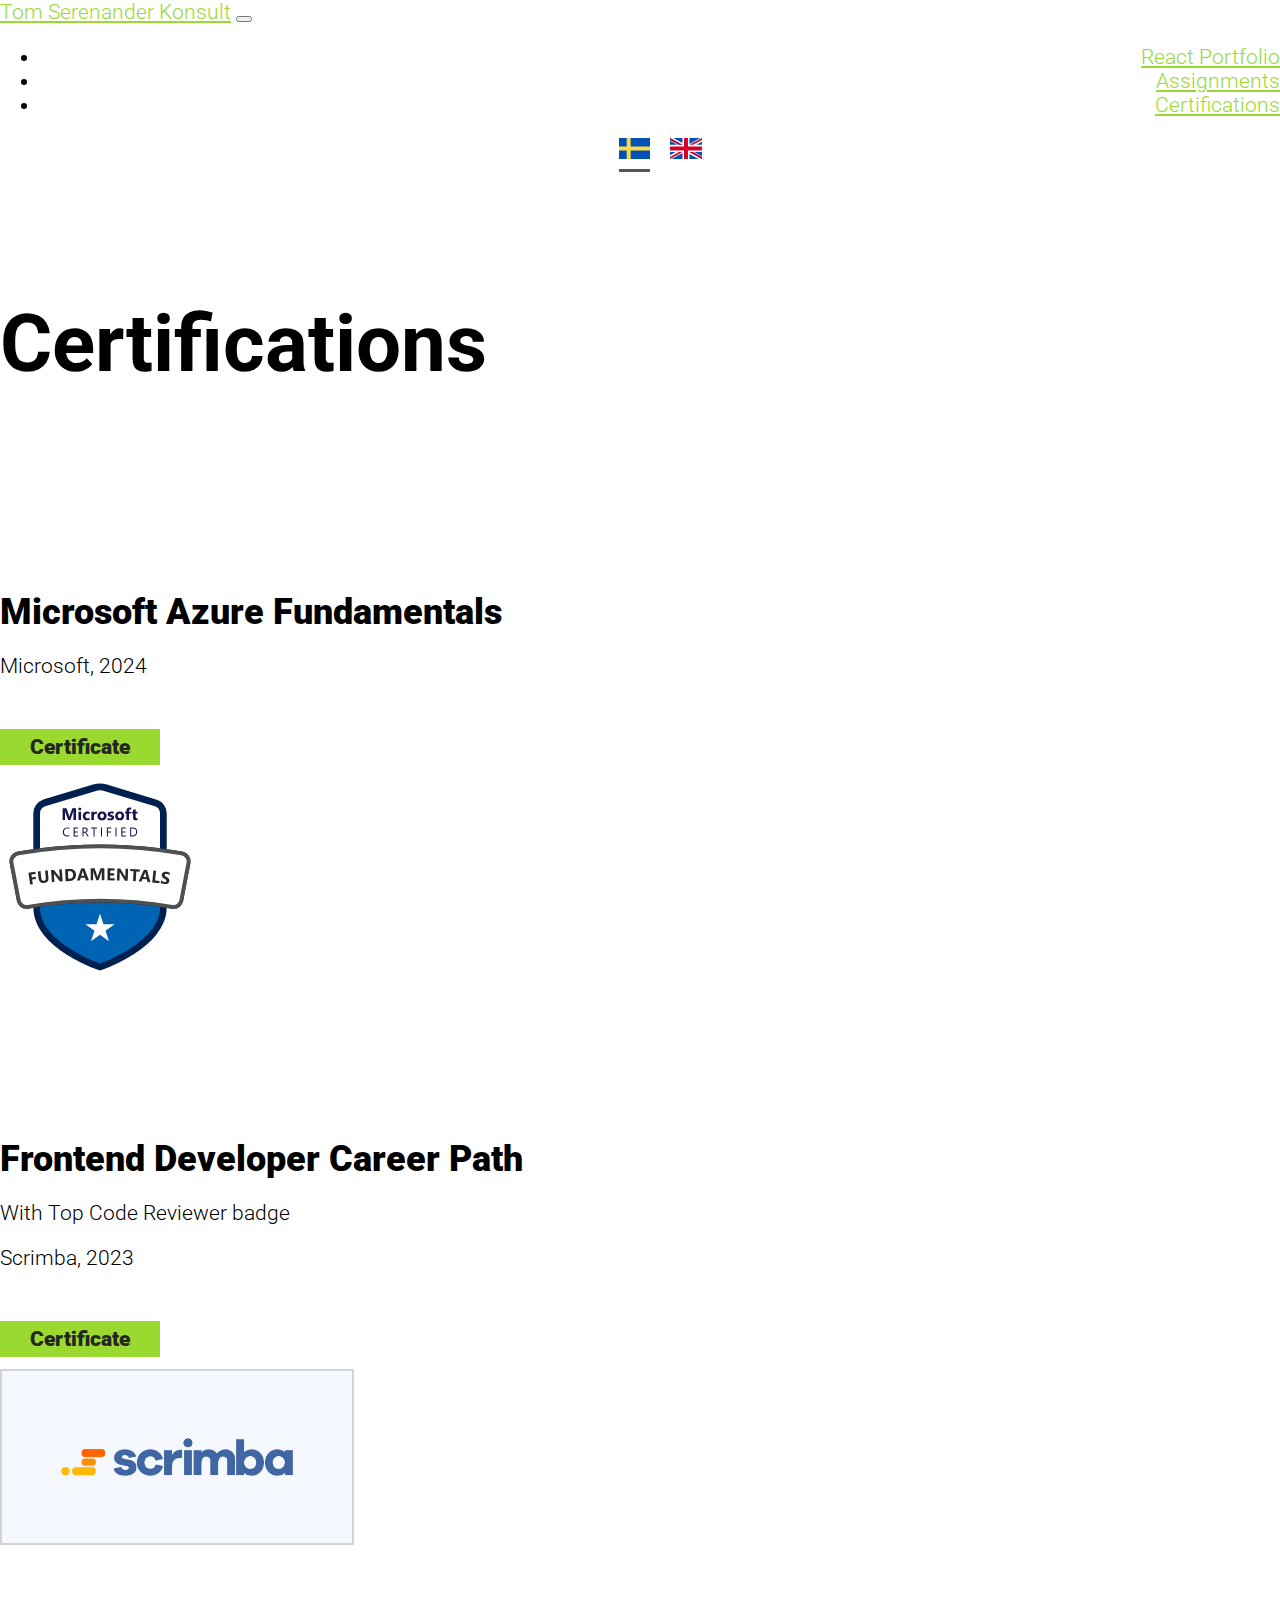
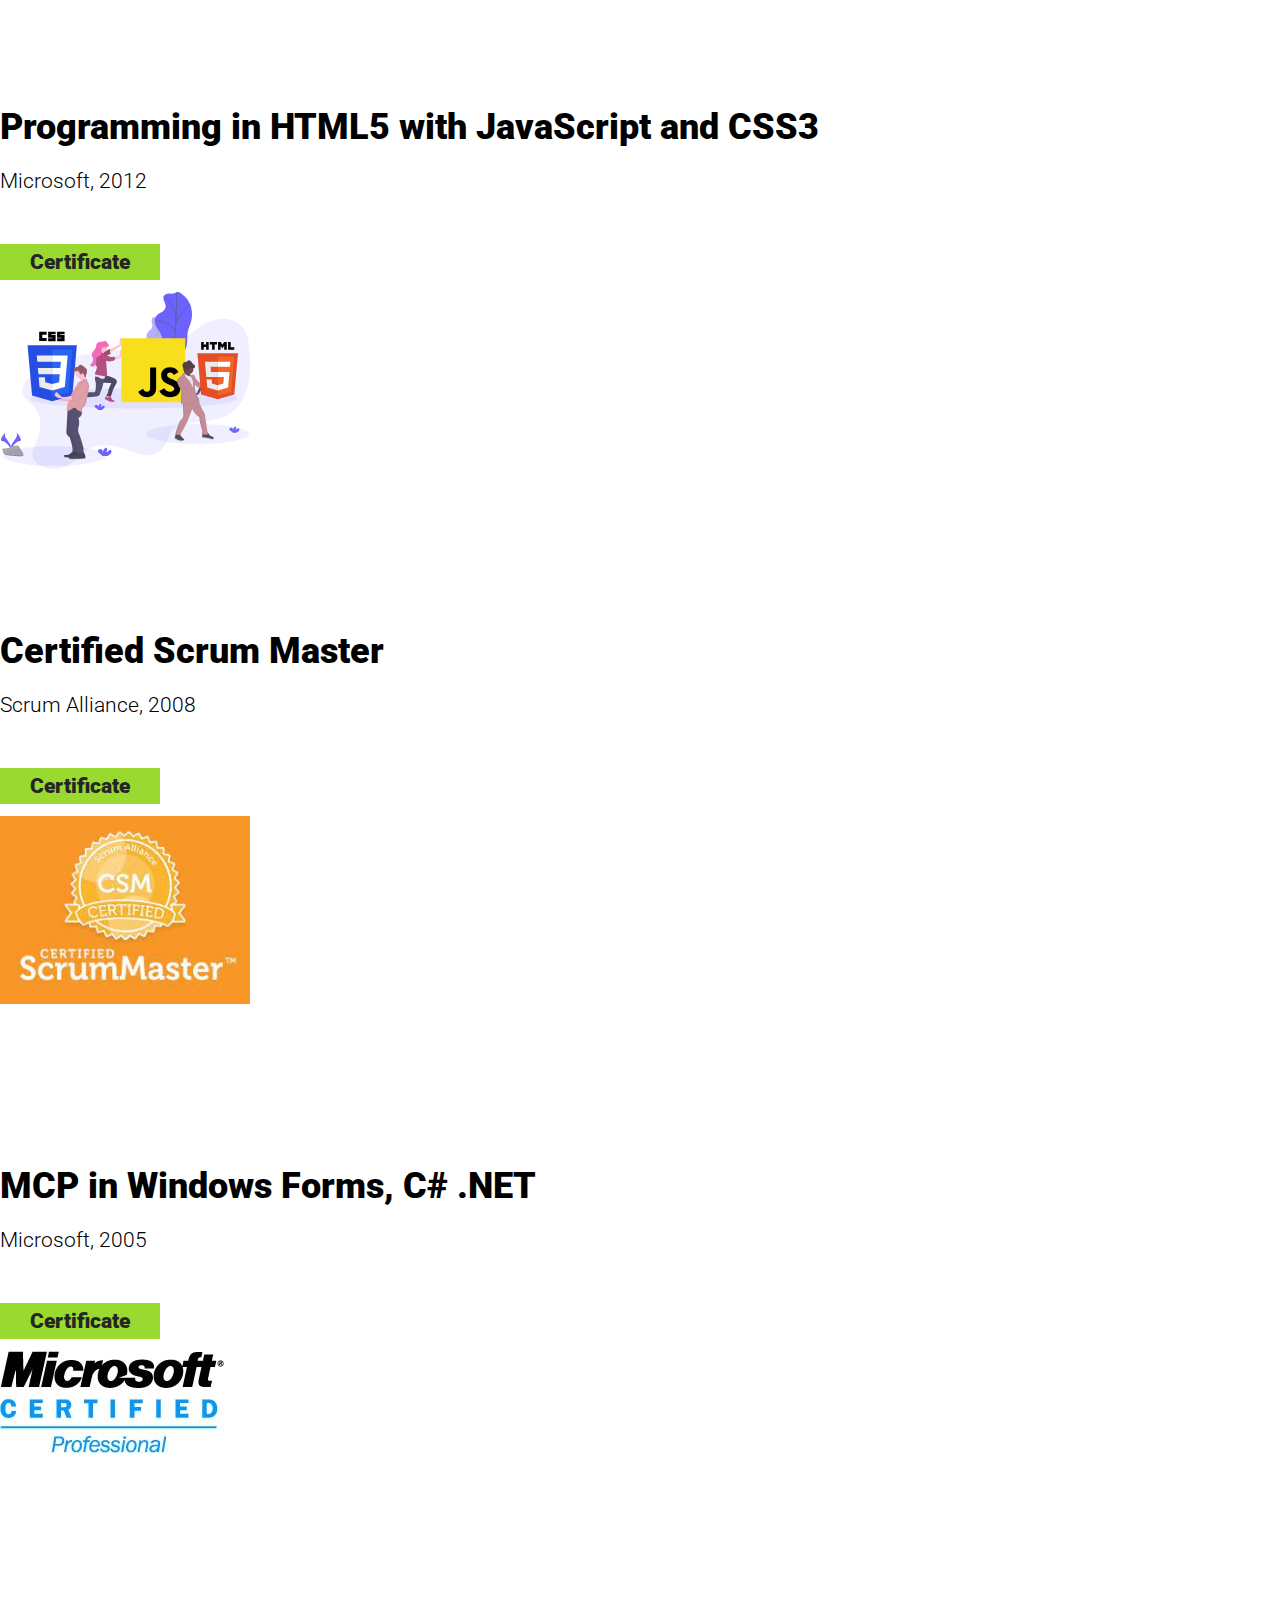
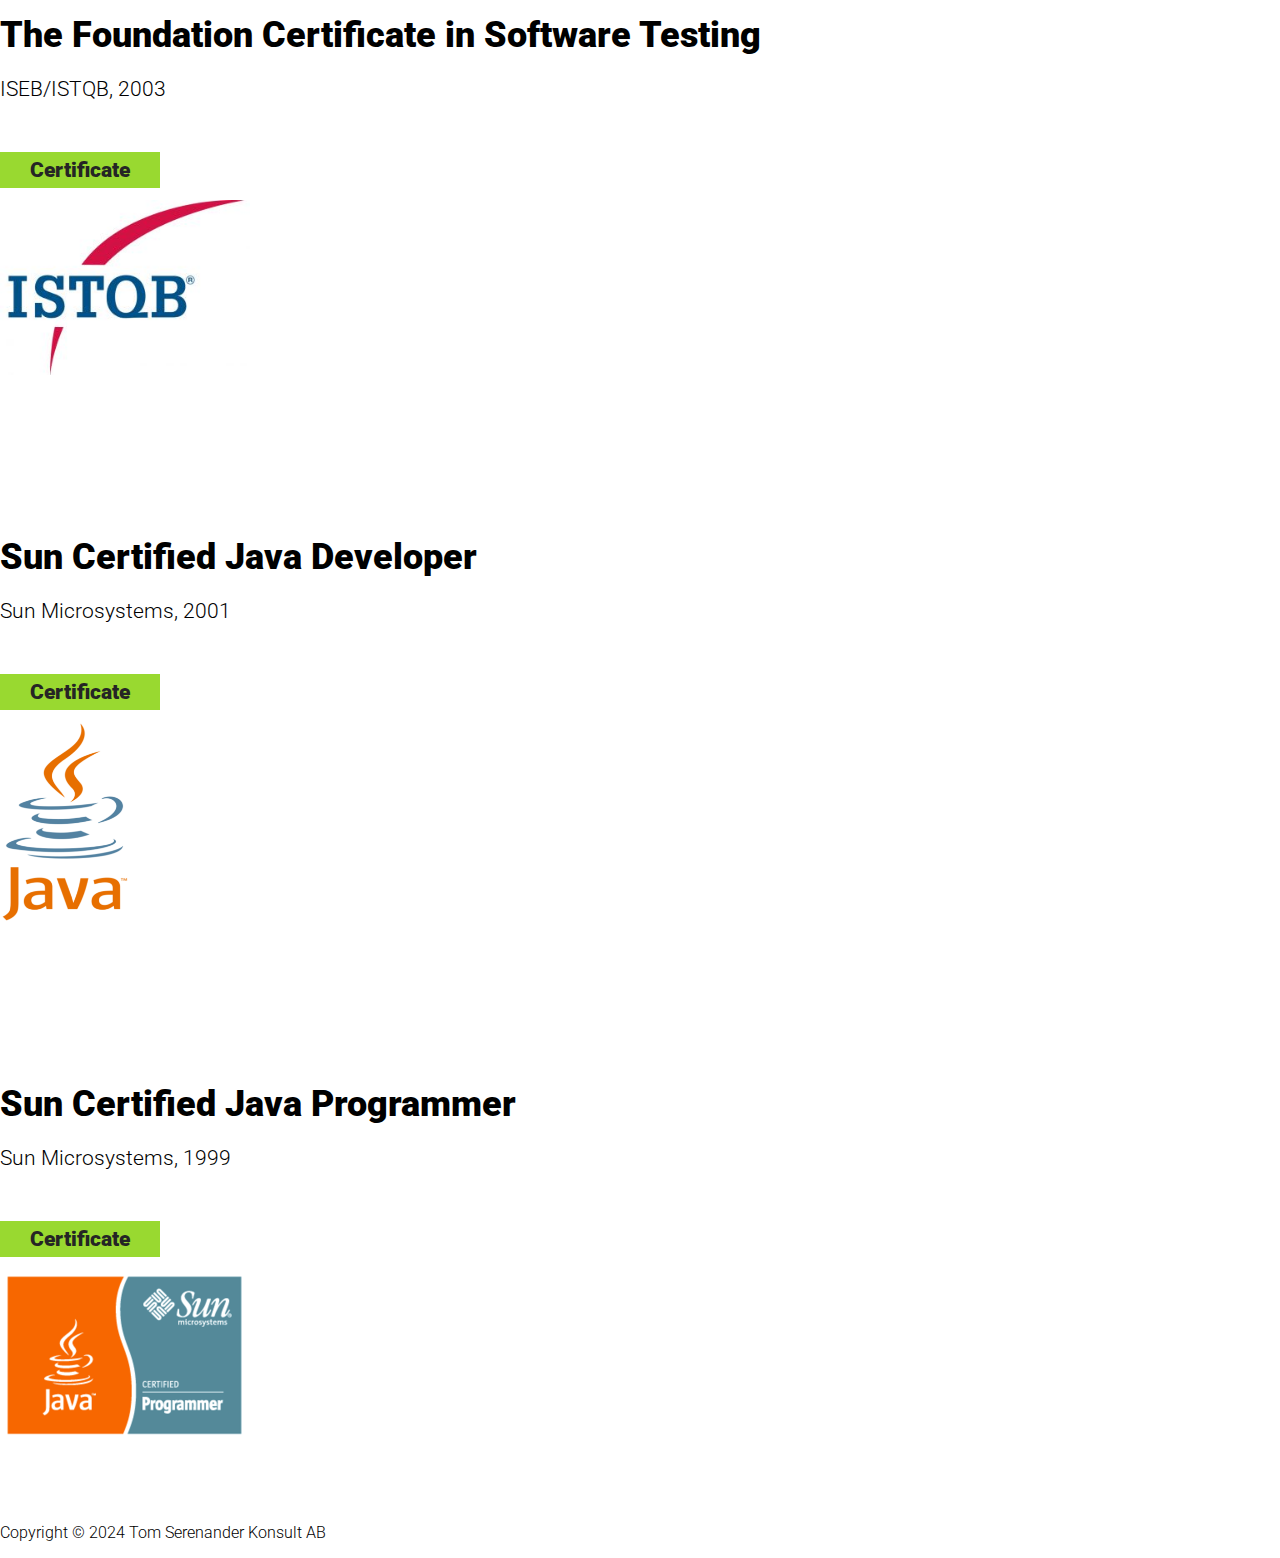
<file: certifications/index.html>
<!DOCTYPE html>
<html lang="en">
    <head>
        <meta charset="UTF-8" />
        <meta http-equiv="X-UA-Compatible" content="IE=edge" />
        <meta name="viewport" content="width=device-width, initial-scale=1.0" />
        <link
            href="https://cdn.jsdelivr.net/npm/bootstrap@5.3.2/dist/css/bootstrap.min.css"
            rel="stylesheet"
            integrity="sha384-T3c6CoIi6uLrA9TneNEoa7RxnatzjcDSCmG1MXxSR1GAsXEV/Dwwykc2MPK8M2HN"
            crossorigin="anonymous"
        />
        <link
            rel="stylesheet"
            href="https://cdn.jsdelivr.net/npm/bootstrap-icons@1.3.0/font/bootstrap-icons.css"
        />
        <link rel="preconnect" href="https://fonts.googleapis.com" />
        <link rel="preconnect" href="https://fonts.gstatic.com" crossorigin />
        <link
            href="https://fonts.googleapis.com/css2?family=Roboto:wght@300;700;900&display=swap"
            rel="stylesheet"
        />
        <link rel="stylesheet" href="../index.css" />
        <title class="swedish">Certifieringar</title>
        <title class="english">Certifications</title>
    </head>

    <body>
        <!-- Navbar -->
        <nav class="navbar navbar-expand-lg bg-dark navbar-dark py-3 fixed-top">
            <div class="container">
                <a href="../index.html" class="navbar-brand"
                    >Tom Serenander Konsult</a
                >

                <button
                    title="burger"
                    class="navbar-toggler"
                    type="button"
                    data-bs-toggle="collapse"
                    data-bs-target="#navmenu"
                >
                    <span class="navbar-toggler-icon"></span>
                </button>

                <div class="collapse navbar-collapse" id="navmenu">
                    <ul class="navbar-nav ms-auto me-5">
                        <li class="nav-item">
                            <a href="../react/index.html" class="nav-link"
                                >React Portfolio</a
                            >
                        </li>
                        <li class="nav-item">
                            <a
                                href="../assignments/index.html"
                                class="nav-link swedish"
                                >Uppdrag</a
                            >
                            <a
                                href="../assignments/index.html"
                                class="nav-link english"
                                >Assignments</a
                            >
                        </li>
                        <li class="nav-item">
                            <a
                                href="../certifications/index.html"
                                class="nav-link swedish"
                                >Certifieringar</a
                            >
                            <a
                                href="../certifications/index.html"
                                class="nav-link english"
                                >Certifications</a
                            >
                        </li>
                    </ul>
                </div>

                <ul class="navbar-nav select-language-list mt-2 ml-1">
                    <li class="swedish-option" onclick="setLanguage('sv')">
                        <a href="#">
                            <img
                                class="flag"
                                src="../img/SE.svg"
                                alt="Swedish icon"
                        /></a>
                    </li>
                    <li class="english-option" onclick="setLanguage('en')">
                        <a href="#">
                            <img
                                class="flag"
                                src="../img/GB.svg"
                                alt="Great Britain icon"
                        /></a>
                    </li>
                </ul>
            </div>
        </nav>

        <!-- Certifications -->
        <section class="mt-5 px-1 py-5 bg-secondary text-light">
            <div class="container">
                <div class="x-margin-top pt-3 justify-content-evenly">
                    <div class="col-md text-start assignment-col-width">
                        <h1 class="swedish"><span>Certifieringar</span></h1>
                        <h1 class="english"><span>Certifications</span></h1>
                    </div>
                </div>
            </div>
        </section>

        <!-- 2024 Microsoft Azure Fundamentals -->
        <section class="px-3 py-5">
            <div class="container">
                <div
                    class="row gx-5 gy-5 align-items-center justify-content-between"
                >
                    <div class="col-md select-ok">
                        <h3>Microsoft Azure Fundamentals</h3>
                        <p>Microsoft, 2024</p>
                        <a
                            href="../img/azure_fundamentals.png"
                            class="my-btn swedish-inline-block"
                            >Certifikat</a
                        >
                        <a
                            href="../img/azure_fundamentals.png"
                            class="my-btn english-inline-block"
                            >Certificate</a
                        >
                    </div>
                    <div class="col-md-5">
                        <a
                            href="https://learn.microsoft.com/en-us/credentials/certifications/azure-fundamentals/"
                            ><img
                                src="../img/microsoft-certified-fundamentals-badge.svg"
                                class="img-fluid img-semi-reduced-size"
                                alt=""
                        /></a>
                    </div>
                </div>
            </div>
        </section>

        <!-- 2023 Frontend Developer Career Path -->
        <section class="px-3 py-5 bg-secondary text-light">
            <div class="container">
                <div
                    class="row gx-5 gy-5 align-items-center justify-content-between"
                >
                    <div class="col-md select-ok">
                        <h3>Frontend Developer Career Path</h3>
                        <p class="swedish">Med Top Code Reviewer badge</p>
                        <p class="english">With Top Code Reviewer badge</p>
                        <p>Scrimba, 2023</p>
                        <a
                            href="../img/cert-fdcp-2023.pdf"
                            class="my-btn swedish-inline-block"
                            >Certifikat</a
                        >
                        <a
                            href="../img/cert-fdcp-2023.pdf"
                            class="my-btn english-inline-block"
                            >Certificate</a
                        >
                    </div>
                    <div class="col-md-5">
                        <a href="https://scrimba.com/learn/frontend"
                            ><img
                                src="../img/scrimba.jpg"
                                class="img-fluid img-semi-reduced-size img-border"
                                alt=""
                        /></a>
                    </div>
                </div>
            </div>
        </section>

        <!-- 2012 MS Specialist -->
        <section class="px-3 py-5">
            <div class="container">
                <div
                    class="row gx-5 gy-5 align-items-center justify-content-between"
                >
                    <div class="col-md select-ok">
                        <h3>Programming in HTML5 with JavaScript and CSS3</h3>
                        <p>Microsoft, 2012</p>
                        <a
                            href="../img/MS Specialist 2012.jpg"
                            class="my-btn swedish-inline-block"
                            >Certifikat</a
                        >
                        <a
                            href="../img/MS Specialist 2012.jpg"
                            class="my-btn english-inline-block"
                            >Certificate</a
                        >
                    </div>
                    <div class="col-md-5">
                        <a href="https://www.microsoft.com/"
                            ><img
                                src="../img/fundamentals.svg"
                                class="img-fluid img-reduced-size"
                                alt=""
                        /></a>
                    </div>
                </div>
            </div>
        </section>

        <!-- 2008 Scrum Master -->
        <section class="px-3 py-5 bg-secondary text-light">
            <div class="container">
                <div
                    class="row gx-5 gy-5 align-items-center justify-content-between"
                >
                    <div class="col-md select-ok">
                        <h3>Certified Scrum Master</h3>
                        <p>Scrum Alliance, 2008</p>
                        <a
                            href="../img/CSM_TS_2008.jpg"
                            class="my-btn swedish-inline-block"
                            >Certifikat</a
                        >
                        <a
                            href="../img/CSM_TS_2008.jpg"
                            class="my-btn english-inline-block"
                            >Certificate</a
                        >
                    </div>
                    <div class="col-md-5">
                        <a href="https://www.scrumalliance.org/"
                            ><img
                                src="../img/CertifiedScrumMaster.jpg"
                                class="img-fluid img-reduced-size"
                                alt=""
                        /></a>
                    </div>
                </div>
            </div>
        </section>

        <!-- 2005 MS Certified Professional -->
        <section class="px-3 py-5">
            <div class="container">
                <div
                    class="row gx-5 gy-5 align-items-center justify-content-between"
                >
                    <div class="col-md select-ok">
                        <h3>MCP in Windows Forms, C# .NET</h3>
                        <p>Microsoft, 2005</p>
                        <a
                            href="../img/MCP-certificate.jpg"
                            class="my-btn swedish-inline-block"
                            >Certifikat</a
                        >
                        <a
                            href="../img/MCP-certificate.jpg"
                            class="my-btn english-inline-block"
                            >Certificate</a
                        >
                    </div>
                    <div class="col-md-5">
                        <a href="https://www.microsoft.com/"
                            ><img
                                src="../img/MCP logo.jpg"
                                class="img-fluid img-reduced-size"
                                alt=""
                        /></a>
                    </div>
                </div>
            </div>
        </section>

        <!-- 2003 ISEB -->
        <section class="px-3 py-5 bg-secondary text-light">
            <div class="container">
                <div
                    class="row gx-5 gy-5 align-items-center justify-content-between"
                >
                    <div class="col-md select-ok">
                        <h3>The Foundation Certificate in Software Testing</h3>
                        <p>ISEB/ISTQB, 2003</p>
                        <a
                            href="../img/2003-ISEB-certificate.jpg"
                            class="my-btn swedish-inline-block"
                            >Certifikat</a
                        >
                        <a
                            href="../img/2003-ISEB-certificate.jpg"
                            class="my-btn english-inline-block"
                            >Certificate</a
                        >
                    </div>
                    <div class="col-md-5">
                        <a href="https://www.istqb.org/"
                            ><img
                                src="../img/ISTQB-logo-300x211.jpg"
                                class="img-fluid img-reduced-size"
                                alt=""
                        /></a>
                    </div>
                </div>
            </div>
        </section>

        <!-- 2001 Java Developer -->
        <section class="px-3 py-5">
            <div class="container">
                <div
                    class="row gx-5 gy-5 align-items-center justify-content-between"
                >
                    <div class="col-md select-ok">
                        <h3>Sun Certified Java Developer</h3>
                        <p>Sun Microsystems, 2001</p>
                        <a
                            href="../img/2001-SCJD.jpg"
                            class="my-btn swedish-inline-block"
                            >Certifikat</a
                        >
                        <a
                            href="../img/2001-SCJD.jpg"
                            class="my-btn english-inline-block"
                            >Certificate</a
                        >
                    </div>
                    <div class="col-md-5">
                        <a href="https://education.oracle.com/"
                            ><img
                                src="../img/Java.png"
                                class="img-fluid img-reduced-size"
                                alt=""
                        /></a>
                    </div>
                </div>
            </div>
        </section>

        <!-- 1999 Java Programmer -->
        <section class="px-3 py-5 bg-secondary text-light">
            <div class="container">
                <div
                    class="row gx-5 gy-5 align-items-center justify-content-between"
                >
                    <div class="col-md select-ok">
                        <h3>Sun Certified Java Programmer</h3>
                        <p>Sun Microsystems, 1999</p>
                        <a
                            href="../img/1999-SCJP.jpg"
                            class="my-btn swedish-inline-block"
                            >Certifikat</a
                        >
                        <a
                            href="../img/1999-SCJP.jpg"
                            class="my-btn english-inline-block"
                            >Certificate</a
                        >
                    </div>
                    <div class="col-md-5">
                        <a href="https://education.oracle.com/"
                            ><img
                                src="../img/SCJP.png"
                                class="img-fluid img-reduced-size"
                                alt=""
                        /></a>
                    </div>
                </div>
            </div>
        </section>

        <!-- Footer -->
        <footer
            class="p-3 p-md-5 bg-dark text-light text-center position-relative"
        >
            <div class="container">
                <div class="row align-items-center justify-content-between">
                    <div class="col-md py-3">
                        <p>Copyright &copy; 2024 Tom Serenander Konsult AB</p>
                    </div>
                </div>
            </div>
        </footer>

        <script
            src="https://cdn.jsdelivr.net/npm/bootstrap@5.1.3/dist/js/bootstrap.bundle.min.js"
            integrity="sha384-ka7Sk0Gln4gmtz2MlQnikT1wXgYsOg+OMhuP+IlRH9sENBO0LRn5q+8nbTov4+1p"
            crossorigin="anonymous"
        ></script>
        <script src="../index.js"></script>
    </body>
</html>
</file>
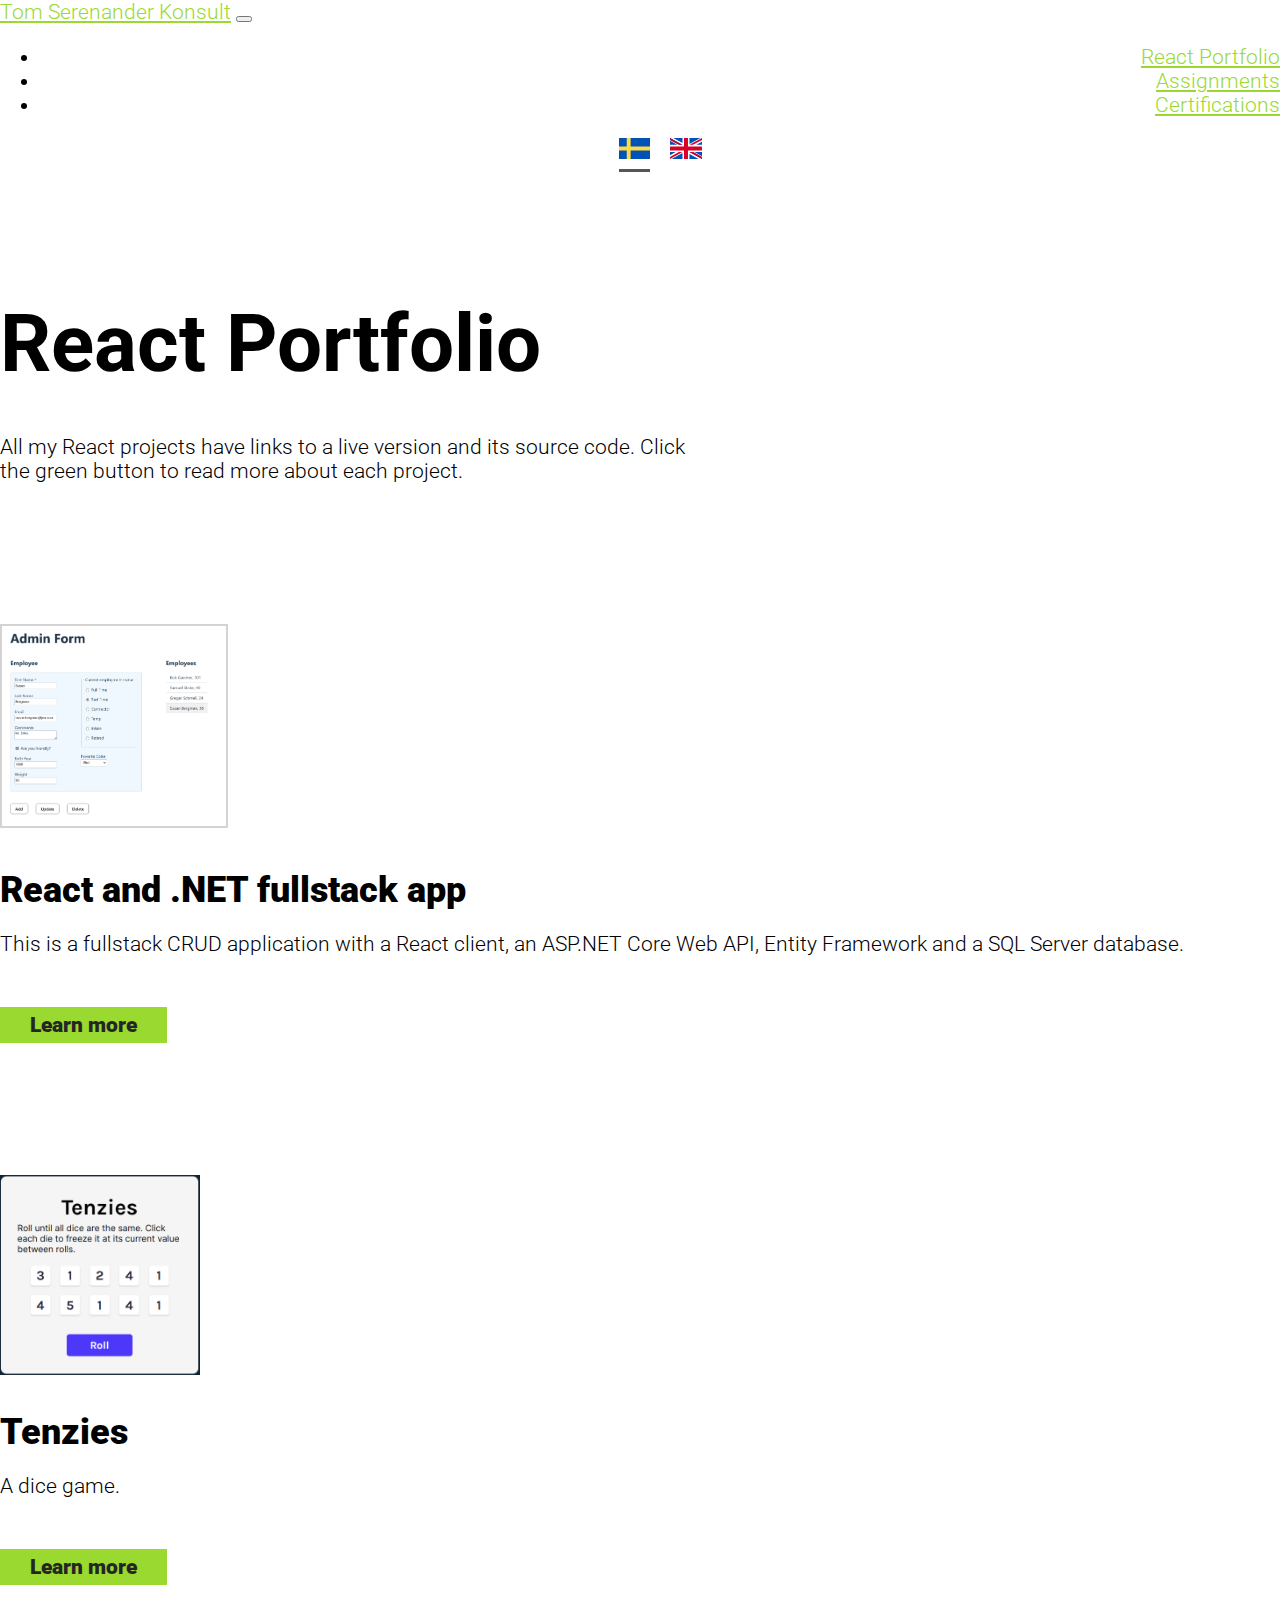
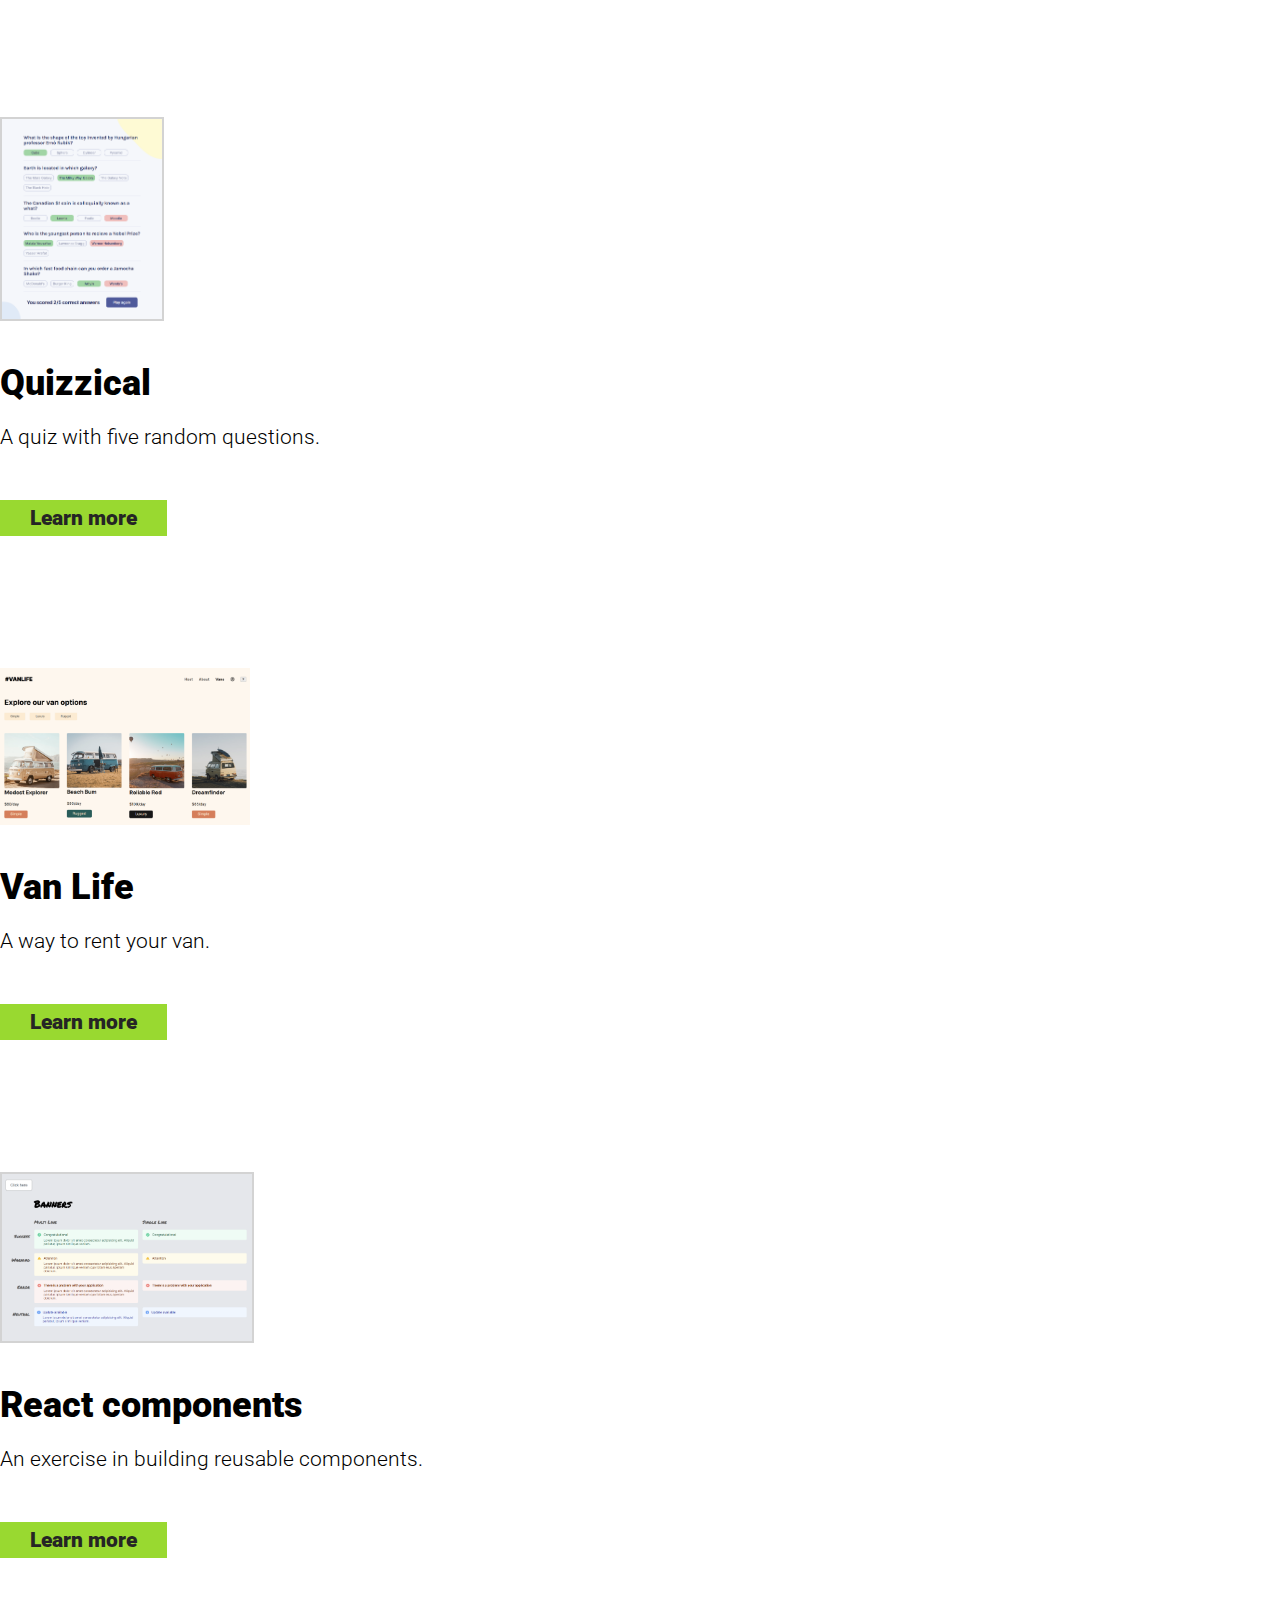
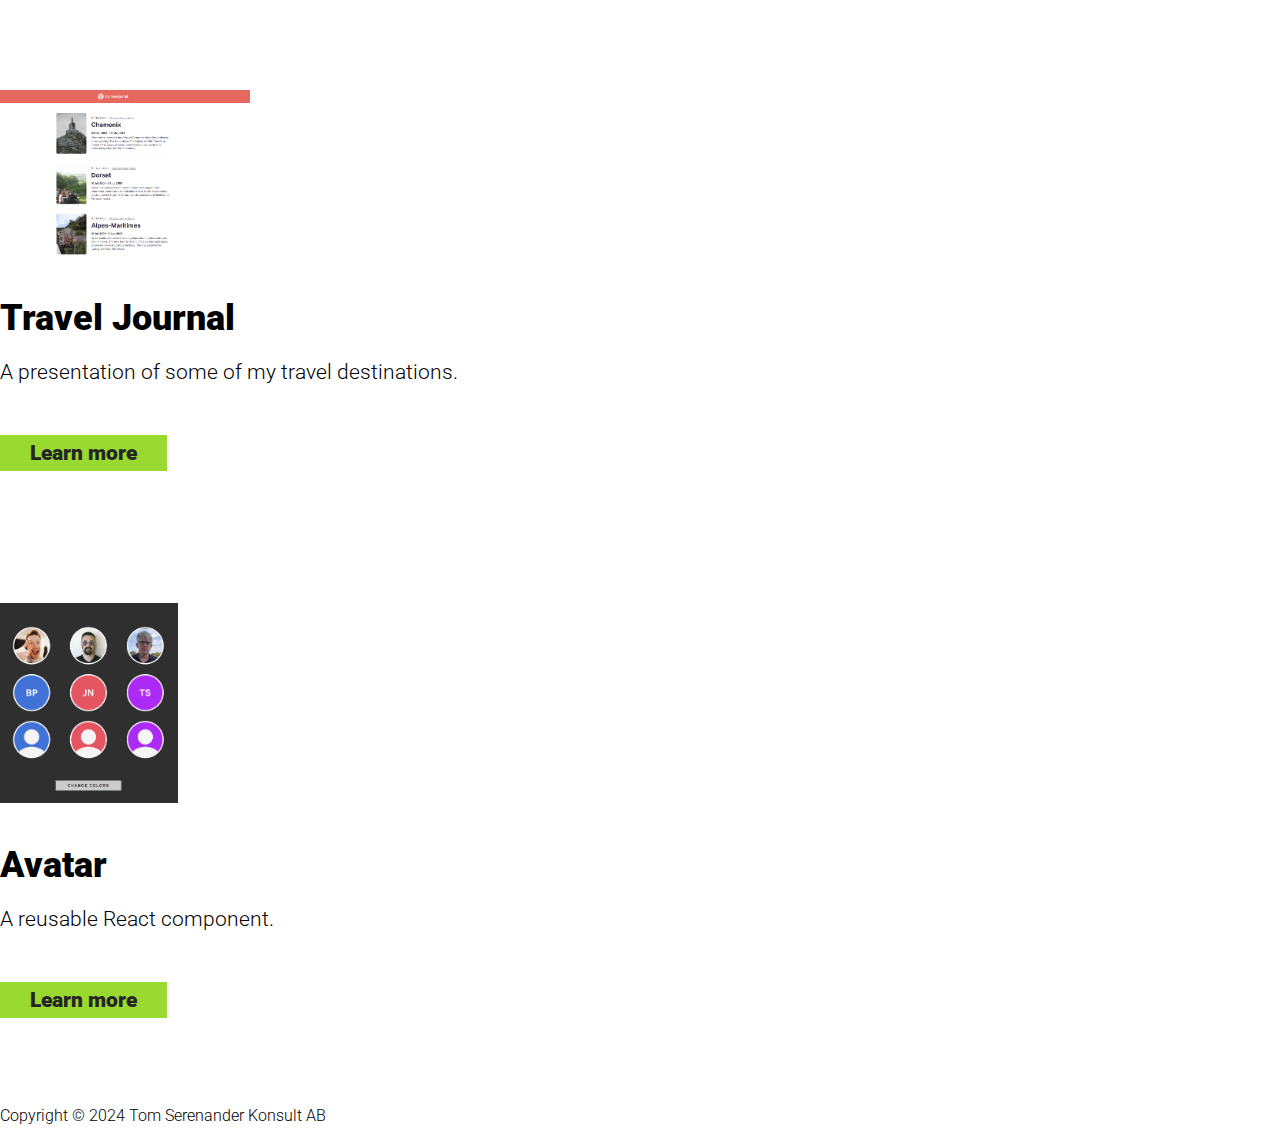
<file: react/index.html>
<!DOCTYPE html>
<html lang="en">
    <head>
        <meta charset="UTF-8" />
        <meta http-equiv="X-UA-Compatible" content="IE=edge" />
        <meta name="viewport" content="width=device-width, initial-scale=1.0" />
        <link
            href="https://cdn.jsdelivr.net/npm/bootstrap@5.3.2/dist/css/bootstrap.min.css"
            rel="stylesheet"
            integrity="sha384-T3c6CoIi6uLrA9TneNEoa7RxnatzjcDSCmG1MXxSR1GAsXEV/Dwwykc2MPK8M2HN"
            crossorigin="anonymous"
        />
        <link
            rel="stylesheet"
            href="https://cdn.jsdelivr.net/npm/bootstrap-icons@1.3.0/font/bootstrap-icons.css"
        />
        <link rel="preconnect" href="https://fonts.googleapis.com" />
        <link rel="preconnect" href="https://fonts.gstatic.com" crossorigin />
        <link
            href="https://fonts.googleapis.com/css2?family=Roboto:wght@300;700;900&display=swap"
            rel="stylesheet"
        />
        <link rel="stylesheet" href="../index.css" />
        <title>React Portfolio</title>
    </head>

    <body>
        <!-- Navbar -->
        <nav class="navbar navbar-expand-lg bg-dark navbar-dark py-3 fixed-top">
            <div class="container">
                <a href="../index.html" class="navbar-brand"
                    >Tom Serenander Konsult</a
                >

                <button
                    title="burger"
                    class="navbar-toggler"
                    type="button"
                    data-bs-toggle="collapse"
                    data-bs-target="#navmenu"
                >
                    <span class="navbar-toggler-icon"></span>
                </button>

                <div class="collapse navbar-collapse" id="navmenu">
                    <ul class="navbar-nav ms-auto me-5">
                        <li class="nav-item">
                            <a href="../react/index.html" class="nav-link"
                                >React Portfolio</a
                            >
                        </li>
                        <li class="nav-item">
                            <a
                                href="../assignments/index.html"
                                class="nav-link swedish"
                                >Uppdrag</a
                            >
                            <a
                                href="../assignments/index.html"
                                class="nav-link english"
                                >Assignments</a
                            >
                        </li>
                        <li class="nav-item">
                            <a
                                href="../certifications/index.html"
                                class="nav-link swedish"
                                >Certifieringar</a
                            >
                            <a
                                href="../certifications/index.html"
                                class="nav-link english"
                                >Certifications</a
                            >
                        </li>
                    </ul>
                </div>

                <ul class="navbar-nav select-language-list mt-2 ml-1">
                    <li class="swedish-option" onclick="setLanguage('sv')">
                        <a href="#">
                            <img
                                class="flag"
                                src="../img/SE.svg"
                                alt="Swedish icon"
                        /></a>
                    </li>
                    <li class="english-option" onclick="setLanguage('en')">
                        <a href="#">
                            <img
                                class="flag"
                                src="../img/GB.svg"
                                alt="Great Britain icon"
                        /></a>
                    </li>
                </ul>
            </div>
        </nav>

        <!-- React Portfolio Header -->
        <section class="mt-5 px-3 py-5 bg-secondary text-light text-sm-start">
            <div class="container">
                <div class="x-margin-top pt-3 justify-content-evenly">
                    <div class="col-md text-start assignment-col-width">
                        <h1><span>React Portfolio</span></h1>
                        <p class="swedish">
                            Alla mina React-projekt innehåller länkar till
                            live-version och källkod. Klicka på den gröna
                            knappen för att läsa mer om varje projekt.
                        </p>
                        <p class="english">
                            All my React projects have links to a live version
                            and its source code. Click the green button to read
                            more about each project.
                        </p>
                    </div>
                </div>
            </div>
        </section>

        <section class="px-3 py-5">
            <div class="container">
                <div
                    class="row gx-5 gy-5 align-items-center justify-content-between"
                >
                    <div class="col-md-5">
                        <a href="./fullstack.html"
                            ><img
                                src="../img/employee-form.png"
                                class="img-fluid img-reduced-size img-border"
                                alt=""
                        /></a>
                    </div>
                    <div class="col-md swedish">
                        <h3>React och .NET fullstack-app</h3>
                        <p>
                            Det här är en fullstack CRUD-applikation med en
                            React-klient, ett ASP.NET Core Web API, Entity
                            Framework och en SQL Server-databas.
                        </p>
                        <a href="./fullstack.html" class="my-btn">Läs mer</a>
                    </div>
                    <div class="col-md english">
                        <h3>React and .NET fullstack app</h3>
                        <p>
                            This is a fullstack CRUD application with a React
                            client, an ASP.NET Core Web API, Entity Framework
                            and a SQL Server database.
                        </p>
                        <a href="./fullstack.html" class="my-btn">Learn more</a>
                    </div>
                </div>
            </div>
        </section>

        <section class="px-3 py-5 bg-dark text-light">
            <div class="container">
                <div
                    class="row gx-5 gy-5 align-items-center justify-content-between"
                >
                    <div class="col-md-5">
                        <a href="./tenzies.html"
                            ><img
                                src="../img/tenzies-sv-small.png"
                                class="img-fluid img-reduced-size swedish"
                                alt="" />
                            <img
                                src="../img/tenzies-small.png"
                                class="img-fluid img-reduced-size english"
                                alt=""
                        /></a>
                    </div>
                    <div class="col-md swedish">
                        <h3>Tio Samma</h3>
                        <p>Ett tärningsspel.</p>
                        <a href="./tenzies.html" class="my-btn">Läs mer</a>
                    </div>
                    <div class="col-md english">
                        <h3>Tenzies</h3>
                        <p>A dice game.</p>
                        <a href="./tenzies.html" class="my-btn">Learn more</a>
                    </div>
                </div>
            </div>
        </section>

        <section class="px-3 py-5">
            <div class="container">
                <div
                    class="row gx-5 gy-5 align-items-center justify-content-between"
                >
                    <div class="col-md-5">
                        <a href="./quizzical.html"
                            ><img
                                src="../img/quizzical.png"
                                class="img-fluid img-reduced-size img-border"
                                alt=""
                        /></a>
                    </div>
                    <div class="col-md swedish">
                        <h3>Quizzical</h3>
                        <p>En frågesport med fem frågor.</p>
                        <a href="./quizzical.html" class="my-btn">Läs mer</a>
                    </div>
                    <div class="col-md english">
                        <h3>Quizzical</h3>
                        <p>A quiz with five random questions.</p>
                        <a href="./quizzical.html" class="my-btn">Learn more</a>
                    </div>
                </div>
            </div>
        </section>

        <section class="px-3 py-5 bg-dark text-light">
            <div class="container">
                <div
                    class="row gx-5 gy-5 align-items-center justify-content-between"
                >
                    <div class="col-md-5">
                        <a href="./vanlife.html"
                            ><img
                                src="../img/vanlife.png"
                                class="img-fluid img-reduced-size"
                                alt=""
                        /></a>
                    </div>
                    <div class="col-md swedish">
                        <h3>Van Life</h3>
                        <p>Ett sätt att hyra ut din husbil.</p>
                        <a href="./vanlife.html" class="my-btn">Läs mer</a>
                    </div>
                    <div class="col-md english">
                        <h3>Van Life</h3>
                        <p>A way to rent your van.</p>
                        <a href="./vanlife.html" class="my-btn">Learn more</a>
                    </div>
                </div>
            </div>
        </section>

        <section class="px-3 py-5">
            <div class="container">
                <div
                    class="row gx-5 gy-5 align-items-center justify-content-between"
                >
                    <div class="col-md-5">
                        <a href="./components.html"
                            ><img
                                src="../img/banners.png"
                                class="img-fluid img-reduced-size img-border"
                                alt=""
                        /></a>
                    </div>
                    <div class="col-md swedish">
                        <h3>React-komponenter</h3>
                        <p>En övning i att bygga återanvändbara komponenter.</p>
                        <a href="./components.html" class="my-btn">Läs mer</a>
                    </div>
                    <div class="col-md english">
                        <h3>React components</h3>
                        <p>An exercise in building reusable components.</p>
                        <a href="./components.html" class="my-btn"
                            >Learn more</a
                        >
                    </div>
                </div>
            </div>
        </section>

        <section class="px-3 py-5 bg-dark text-light">
            <div class="container">
                <div
                    class="row gx-5 gy-5 align-items-center justify-content-between"
                >
                    <div class="col-md-5">
                        <a href="./travel-journal.html"
                            ><img
                                src="../img/travel-journal.png"
                                class="img-fluid img-reduced-size"
                                alt=""
                        /></a>
                    </div>
                    <div class="col-md swedish">
                        <h3>Travel Journal</h3>
                        <p>En presentation av några av mina resmål.</p>
                        <a href="./travel-journal.html" class="my-btn"
                            >Läs mer</a
                        >
                    </div>
                    <div class="col-md english">
                        <h3>Travel Journal</h3>
                        <p>A presentation of some of my travel destinations.</p>
                        <a href="./travel-journal.html" class="my-btn"
                            >Learn more</a
                        >
                    </div>
                </div>
            </div>
        </section>

        <section class="px-3 py-5">
            <div class="container">
                <div
                    class="row gx-5 gy-5 align-items-center justify-content-between"
                >
                    <div class="col-md-5">
                        <a href="./avatar.html"
                            ><img
                                src="../img/avatars.png"
                                class="img-fluid img-reduced-size"
                                alt=""
                        /></a>
                    </div>
                    <div class="col-md swedish">
                        <h3>Avatar</h3>
                        <p>En återanvändbar React-komponent.</p>
                        <a href="./avatar.html" class="my-btn">Läs mer</a>
                    </div>
                    <div class="col-md english">
                        <h3>Avatar</h3>
                        <p>A reusable React component.</p>
                        <a href="./avatar.html" class="my-btn">Learn more</a>
                    </div>
                </div>
            </div>
        </section>

        <!-- Footer -->
        <footer
            class="p-3 p-md-5 bg-dark text-light text-center position-relative"
        >
            <div class="container">
                <div class="row align-items-center justify-content-between">
                    <div class="col-md py-3">
                        <p>Copyright &copy; 2024 Tom Serenander Konsult AB</p>
                    </div>
                </div>
            </div>
        </footer>

        <script
            src="https://cdn.jsdelivr.net/npm/bootstrap@5.1.3/dist/js/bootstrap.bundle.min.js"
            integrity="sha384-ka7Sk0Gln4gmtz2MlQnikT1wXgYsOg+OMhuP+IlRH9sENBO0LRn5q+8nbTov4+1p"
            crossorigin="anonymous"
        ></script>
        <script src="../index.js"></script>
    </body>
</html>
</file>
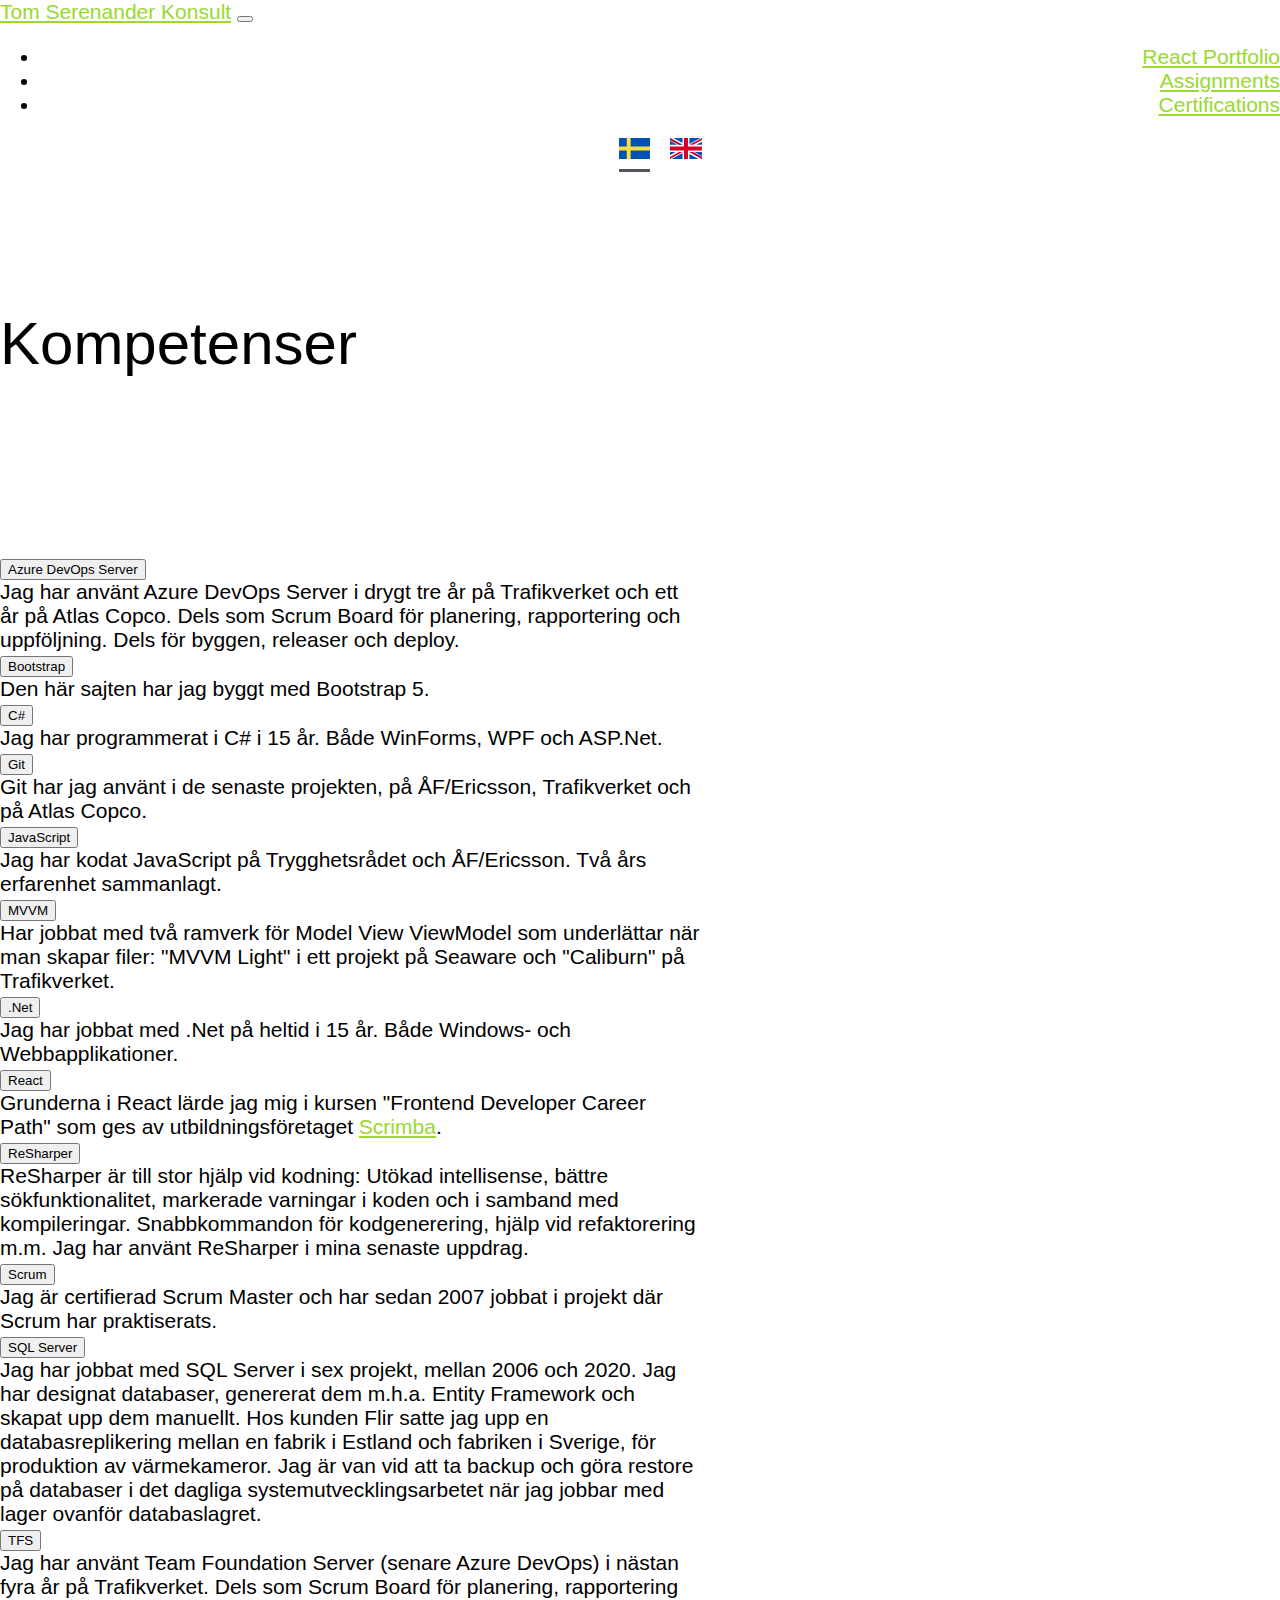
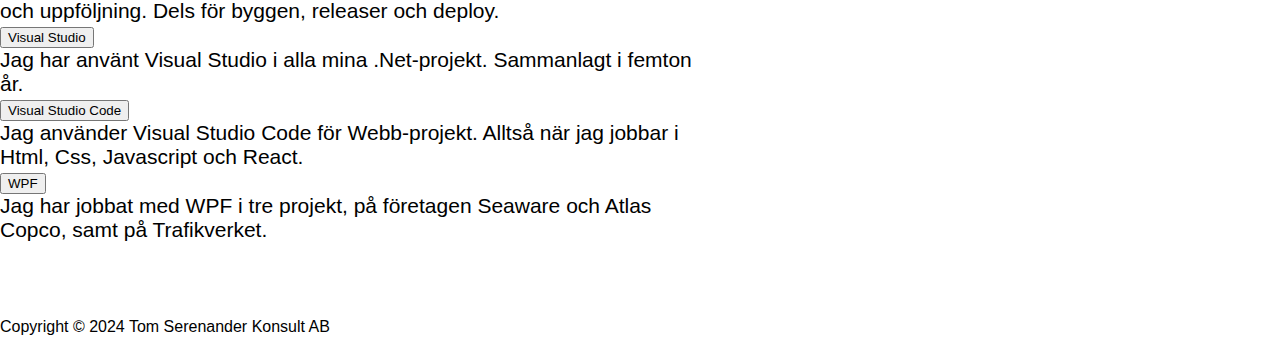
<file: skills/index.html>
<!DOCTYPE html>
<html lang="en">

<head>
  <meta charset="UTF-8">
  <meta http-equiv="X-UA-Compatible" content="IE=edge">
  <meta name="viewport" content="width=device-width, initial-scale=1.0">
  <link href="https://cdn.jsdelivr.net/npm/bootstrap@5.1.3/dist/css/bootstrap.min.css" rel="stylesheet"
    integrity="sha384-1BmE4kWBq78iYhFldvKuhfTAU6auU8tT94WrHftjDbrCEXSU1oBoqyl2QvZ6jIW3" crossorigin="anonymous">
  <link rel="stylesheet" href="https://cdn.jsdelivr.net/npm/bootstrap-icons@1.3.0/font/bootstrap-icons.css">
  <link rel="stylesheet" href="../index.css">
  <title>Kompetenser</title>
</head>

<body>
  <!-- Navbar -->
  <nav class="navbar navbar-expand-lg bg-dark navbar-dark py-3 fixed-top">
    <div class="container">
      <a href="../index.html" class="navbar-brand">Tom Serenander Konsult</a>

      <button title="burger" class="navbar-toggler" type="button" data-bs-toggle="collapse" data-bs-target="#navmenu">
        <span class="navbar-toggler-icon"></span>
      </button>

      <div class="collapse navbar-collapse" id="navmenu">
        <ul class="navbar-nav ms-auto me-5">
            <li class="nav-item">
                <a href="../react/index.html" class="nav-link"
                    >React Portfolio</a
                >
            </li>
            <li class="nav-item">
                <a
                    href="../assignments/index.html"
                    class="nav-link swedish"
                    >Uppdrag</a
                >
                <a
                    href="../assignments/index.html"
                    class="nav-link english"
                    >Assignments</a
                >
            </li>
            <li class="nav-item">
                <a
                    href="../certifications/index.html"
                    class="nav-link swedish"
                    >Certifieringar</a
                >
                <a
                    href="../certifications/index.html"
                    class="nav-link english"
                    >Certifications</a
                >
            </li>
        </ul>
    </div>

    <ul class="navbar-nav select-language-list mt-2 ml-1">
        <li class="swedish-option" onclick="setLanguage('sv')">
            <a href="#">
                <img
                    class="flag"
                    src="../img/SE.svg"
                    alt="Swedish icon"
            /></a>
        </li>
        <li class="english-option" onclick="setLanguage('en')">
            <a href="#">
                <img
                    class="flag"
                    src="../img/GB.svg"
                    alt="Great Britain icon"
            /></a>
        </li>
    </ul>
</div>
</nav>


  <!-- Skills Header -->
  <section class="mt-2 p-5 bg-primary text-light text-sm-start">
    <div class="container">
      <h1 class="display-2">Kompetenser</h1>
    </div>
  </section>

  <!-- Skills Accordion -->
  <section id="competences" class="p-5">
    <div class="container">
      <div class="accordion accordion-flush assignment-col-width" id="skills">

        <div class="accordion-item">
          <div class="accordion-header">
            <button class="accordion-button collapsed" type="button" data-bs-toggle="collapse"
              data-bs-target="#AzureDevOps">
              <div class="h5">Azure DevOps Server</div>
            </button>
          </div>
          <div id="AzureDevOps" class="accordion-collapse collapse" data-bs-parent="#skills">
            <div class="accordion-body">Jag har använt Azure DevOps Server i drygt tre år på
              Trafikverket och ett år på Atlas Copco. Dels som Scrum Board för planering, rapportering och uppföljning. Dels för byggen, releaser
              och deploy.</div>
          </div>
        </div>

        <div class="accordion-item">
          <div class="accordion-header">
            <button class="accordion-button collapsed" type="button" data-bs-toggle="collapse"
              data-bs-target="#Bootstrap">
              <div class="h5">Bootstrap</div>
            </button>
          </div>
          <div id="Bootstrap" class="accordion-collapse collapse" data-bs-parent="#skills">
            <div class="accordion-body">Den här sajten har jag byggt med Bootstrap 5.</div>
          </div>
        </div>

        <div class="accordion-item">
          <div class="accordion-header">
            <button class="accordion-button collapsed" type="button" data-bs-toggle="collapse"
              data-bs-target="#C-sharp">
              <div class="h5">C#</div>
            </button>
          </div>
          <div id="C-sharp" class="accordion-collapse collapse" data-bs-parent="#skills">
            <div class="accordion-body">Jag har programmerat i C# i 15 år. Både WinForms, WPF och ASP.Net.</div>
          </div>
        </div>

        <div class="accordion-item">
          <div class="accordion-header">
            <button class="accordion-button collapsed" type="button" data-bs-toggle="collapse" data-bs-target="#Git">
              <div class="h5">Git</div>
            </button>
          </div>
          <div id="Git" class="accordion-collapse collapse" data-bs-parent="#skills">
            <div class="accordion-body">Git har jag använt i de senaste projekten, på ÅF/Ericsson, Trafikverket och på Atlas Copco.</div>
          </div>
        </div>

        <div class="accordion-item">
          <div class="accordion-header">
            <button class="accordion-button collapsed" type="button" data-bs-toggle="collapse"
              data-bs-target="#Javascript">
              <div class="h5">JavaScript</div>
            </button>
          </div>
          <div id="Javascript" class="accordion-collapse collapse" data-bs-parent="#skills">
            <div class="accordion-body">Jag har kodat JavaScript på Trygghetsrådet och
              ÅF/Ericsson. Två års erfarenhet sammanlagt.</div>
          </div>
        </div>

        <div class="accordion-item">
          <div class="accordion-header">
            <button class="accordion-button collapsed" type="button" data-bs-toggle="collapse" data-bs-target="#MVVM">
              <div class="h5">MVVM</div>
            </button>
          </div>
          <div id="MVVM" class="accordion-collapse collapse" data-bs-parent="#skills">
            <div class="accordion-body">Har jobbat med två ramverk för Model View ViewModel som underlättar när man
              skapar filer: "MVVM Light" i ett projekt på Seaware och "Caliburn" på Trafikverket.</div>
          </div>
        </div>

        <div class="accordion-item">
          <div class="accordion-header">
            <button class="accordion-button collapsed" type="button" data-bs-toggle="collapse" data-bs-target="#Net">
              <div class="h5">.Net</div>
            </button>
          </div>
          <div id="Net" class="accordion-collapse collapse" data-bs-parent="#skills">
            <div class="accordion-body">Jag har jobbat med .Net på heltid i 15 år. Både Windows- och Webbapplikationer.
            </div>
          </div>
        </div>

        <div class="accordion-item">
          <div class="accordion-header">
            <button class="accordion-button collapsed" type="button" data-bs-toggle="collapse"
              data-bs-target="#React">
              <div class="h5">React</div>
            </button>
          </div>
          <div id="React" class="accordion-collapse collapse" data-bs-parent="#skills">
            <div class="accordion-body">Grunderna i React lärde jag mig i kursen "Frontend Developer Career Path" som ges av utbildningsföretaget 
              <a target="_blank" href="https://scrimba.com/">Scrimba</a>.
            </div>
          </div>
        </div>

        <div class="accordion-item">
          <div class="accordion-header">
            <button class="accordion-button collapsed" type="button" data-bs-toggle="collapse"
              data-bs-target="#ReSharper">
              <div class="h5">ReSharper</div>
            </button>
          </div>
          <div id="ReSharper" class="accordion-collapse collapse" data-bs-parent="#skills">
            <div class="accordion-body">ReSharper är till stor hjälp vid kodning: Utökad intellisense, bättre
              sökfunktionalitet, markerade varningar i koden och i samband med kompileringar. Snabbkommandon för
              kodgenerering, hjälp vid refaktorering m.m. Jag har använt ReSharper i mina senaste uppdrag.</div>
          </div>
        </div>

        <div class="accordion-item">
          <div class="accordion-header">
            <button class="accordion-button collapsed" type="button" data-bs-toggle="collapse" data-bs-target="#Scrum">
              <div class="h5">Scrum</div>
            </button>
          </div>
          <div id="Scrum" class="accordion-collapse collapse" data-bs-parent="#skills">
            <div class="accordion-body">Jag är certifierad Scrum Master och har sedan 2007 jobbat i projekt där Scrum
              har praktiserats.</div>
          </div>
        </div>

        <div class="accordion-item">
          <div class="accordion-header">
            <button class="accordion-button collapsed" type="button" data-bs-toggle="collapse"
              data-bs-target="#SqlServer">
              <div class="h5">SQL Server</div>
            </button>
          </div>
          <div id="SqlServer" class="accordion-collapse collapse" data-bs-parent="#skills">
            <div class="accordion-body">Jag har jobbat med SQL Server i sex projekt, mellan 2006 och 2020. Jag har
              designat databaser, genererat dem m.h.a. Entity Framework och skapat upp dem manuellt.
              Hos kunden Flir satte jag upp en databasreplikering mellan en fabrik i Estland och fabriken i Sverige, för
              produktion av värmekameror.
              Jag är van vid att ta backup och göra restore på databaser i det dagliga systemutvecklingsarbetet när jag
              jobbar med lager ovanför databaslagret.</div>
          </div>
        </div>

        <div class="accordion-item">
          <div class="accordion-header">
            <button class="accordion-button collapsed" type="button" data-bs-toggle="collapse" data-bs-target="#TFS">
              <div class="h5">TFS</div>
            </button>
          </div>
          <div id="TFS" class="accordion-collapse collapse" data-bs-parent="#skills">
            <div class="accordion-body">Jag har använt Team Foundation Server (senare Azure DevOps) i nästan fyra år på
              Trafikverket. Dels som Scrum Board för planering, rapportering och uppföljning. Dels för byggen, releaser
              och deploy.</div>
          </div>
        </div>

        <div class="accordion-item">
          <div class="accordion-header">
            <button class="accordion-button collapsed" type="button" data-bs-toggle="collapse"
              data-bs-target="#VisualStudio">
              <div class="h5">Visual Studio</div>
            </button>
          </div>
          <div id="VisualStudio" class="accordion-collapse collapse" data-bs-parent="#skills">
            <div class="accordion-body">Jag har använt Visual Studio i alla mina .Net-projekt. Sammanlagt i femton år.
            </div>
          </div>
        </div>

        <div class="accordion-item">
          <div class="accordion-header">
            <button class="accordion-button collapsed" type="button" data-bs-toggle="collapse"
              data-bs-target="#VisualStudioCode">
              <div class="h5">Visual Studio Code</div>
            </button>
          </div>
          <div id="VisualStudioCode" class="accordion-collapse collapse" data-bs-parent="#skills">
            <div class="accordion-body">Jag använder Visual Studio Code för Webb-projekt. Alltså när jag jobbar i Html,
              Css, Javascript och React.</div>
          </div>
        </div>

        <div class="accordion-item">
          <div class="accordion-header">
            <button class="accordion-button collapsed" type="button" data-bs-toggle="collapse" data-bs-target="#WPF">
              <div class="h5">WPF</div>
            </button>
          </div>
          <div id="WPF" class="accordion-collapse collapse" data-bs-parent="#skills">
            <div class="accordion-body">Jag har jobbat med WPF i tre projekt, på företagen Seaware och Atlas Copco, samt på Trafikverket.</div>
          </div>
        </div>

      </div>
  </section>

  <!-- Footer -->
  <footer class="p-5 bg-dark text-light text-center position-relative">
    <div class="container">
      <div class="row align-items-center justify-content-between">
        <div class="col-md py-3">
          <p>Copyright &copy; 2024 Tom Serenander Konsult AB</p>
        </div>
      </div>
    </div>
  </footer>

  <script src="https://cdn.jsdelivr.net/npm/bootstrap@5.1.3/dist/js/bootstrap.bundle.min.js"
    integrity="sha384-ka7Sk0Gln4gmtz2MlQnikT1wXgYsOg+OMhuP+IlRH9sENBO0LRn5q+8nbTov4+1p" crossorigin="anonymous">
    </script>
    <script src="../index.js"></script>

</body>

</html>
</file>
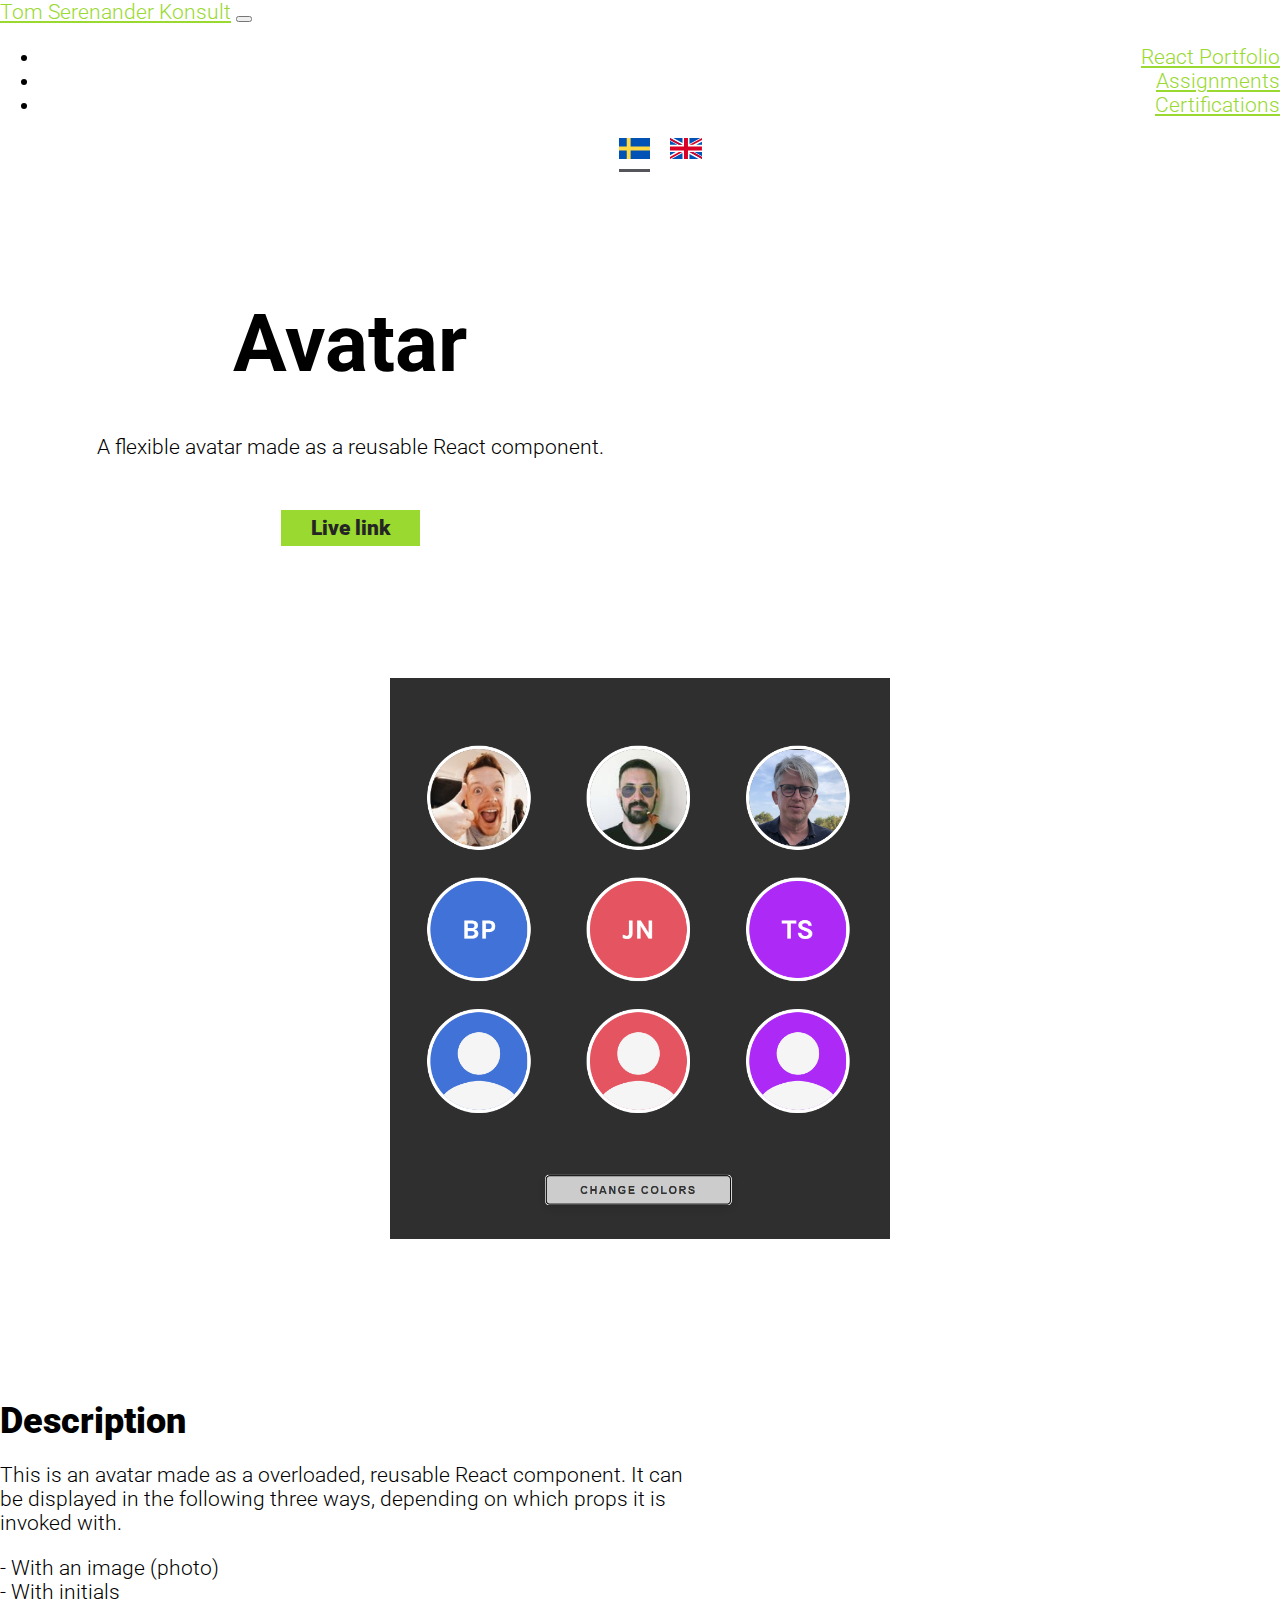
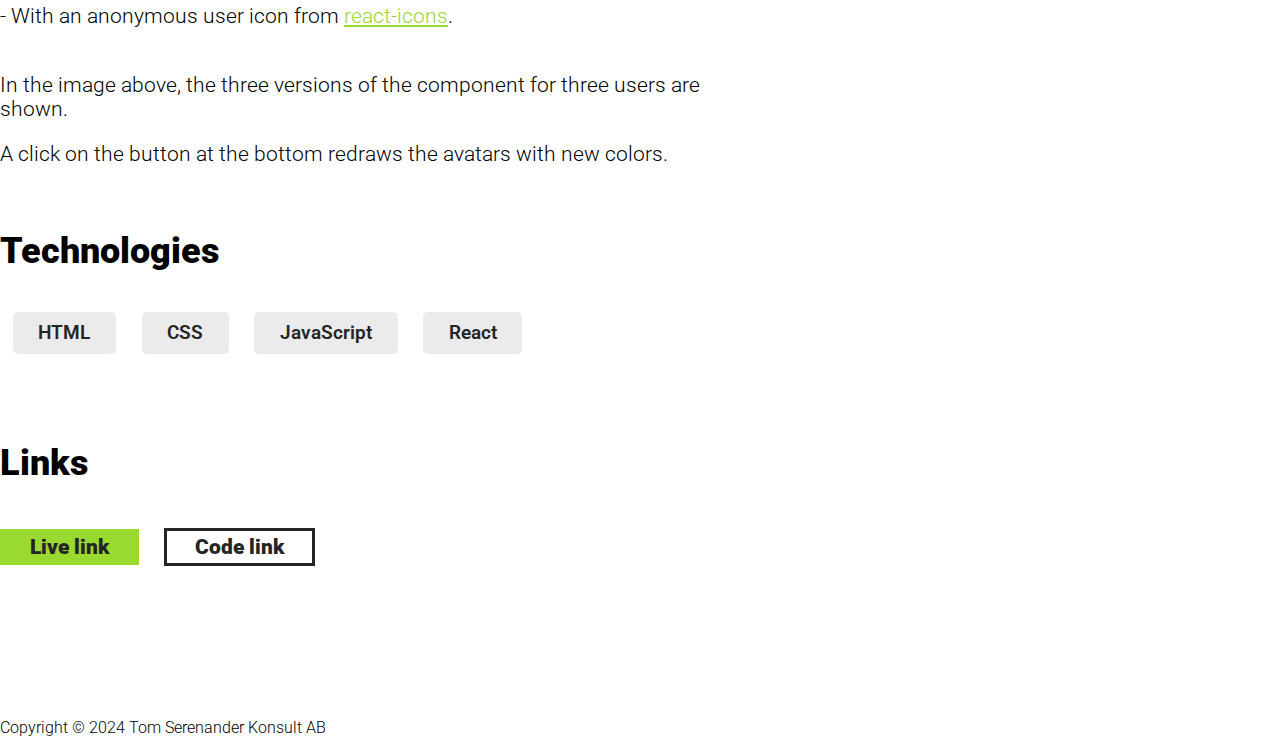
<file: react/avatar.html>
<!DOCTYPE html>
<html lang="en">
    <head>
        <meta charset="UTF-8" />
        <meta http-equiv="X-UA-Compatible" content="IE=edge" />
        <meta name="viewport" content="width=device-width, initial-scale=1.0" />
        <link
            href="https://cdn.jsdelivr.net/npm/bootstrap@5.3.2/dist/css/bootstrap.min.css"
            rel="stylesheet"
            integrity="sha384-T3c6CoIi6uLrA9TneNEoa7RxnatzjcDSCmG1MXxSR1GAsXEV/Dwwykc2MPK8M2HN"
            crossorigin="anonymous"
        />
        <link
            rel="stylesheet"
            href="https://cdn.jsdelivr.net/npm/bootstrap-icons@1.3.0/font/bootstrap-icons.css"
        />
        <link rel="preconnect" href="https://fonts.googleapis.com" />
        <link rel="preconnect" href="https://fonts.gstatic.com" crossorigin />
        <link
            href="https://fonts.googleapis.com/css2?family=Roboto:wght@300;700;900&display=swap"
            rel="stylesheet"
        />
        <link rel="stylesheet" href="../index.css" />
        <title>Avatar</title>
    </head>

    <body>
        <!-- Navbar -->
        <nav class="navbar navbar-expand-lg bg-dark navbar-dark py-3 fixed-top">
            <div class="container">
                <a href="../index.html" class="navbar-brand"
                    >Tom Serenander Konsult</a
                >

                <button
                    title="burger"
                    class="navbar-toggler"
                    type="button"
                    data-bs-toggle="collapse"
                    data-bs-target="#navmenu"
                >
                    <span class="navbar-toggler-icon"></span>
                </button>

                <div class="collapse navbar-collapse" id="navmenu">
                    <ul class="navbar-nav ms-auto me-5">
                        <li class="nav-item">
                            <a href="../react/index.html" class="nav-link"
                                >React Portfolio</a
                            >
                        </li>
                        <li class="nav-item">
                            <a
                                href="../assignments/index.html"
                                class="nav-link swedish"
                                >Uppdrag</a
                            >
                            <a
                                href="../assignments/index.html"
                                class="nav-link english"
                                >Assignments</a
                            >
                        </li>
                        <li class="nav-item">
                            <a
                                href="../certifications/index.html"
                                class="nav-link swedish"
                                >Certifieringar</a
                            >
                            <a
                                href="../certifications/index.html"
                                class="nav-link english"
                                >Certifications</a
                            >
                        </li>
                    </ul>
                </div>

                <ul class="navbar-nav select-language-list mt-2 ml-1">
                    <li class="swedish-option" onclick="setLanguage('sv')">
                        <a href="#">
                            <img
                                class="flag"
                                src="../img/SE.svg"
                                alt="Swedish icon"
                        /></a>
                    </li>
                    <li class="english-option" onclick="setLanguage('en')">
                        <a href="#">
                            <img
                                class="flag"
                                src="../img/GB.svg"
                                alt="Great Britain icon"
                        /></a>
                    </li>
                </ul>
            </div>
        </nav>

        <!-- Project Header -->
        <section class="mt-5 p-3 p-md-5 bg-secondary text-light text-sm-start">
            <div class="container">
                <div class="x-margin-top row pt-3 justify-content-center">
                    <div
                        class="col-md assignment-col-width center-text swedish"
                    >
                        <h1>
                            <span>Avatar</span>
                        </h1>
                        <p>
                            En flexibel avatar gjord som en återanvändbar
                            React-komponent.
                        </p>
                        <a
                            href="https://toms-avatar.netlify.app/"
                            class="my-btn"
                            target="_blank"
                            >Live-länk</a
                        >
                    </div>
                    <div
                        class="col-md assignment-col-width center-text english"
                    >
                        <h1>
                            <span>Avatar</span>
                        </h1>
                        <p>
                            A flexible avatar made as a reusable React
                            component.
                        </p>
                        <a
                            href="https://toms-avatar.netlify.app/"
                            class="my-btn"
                            target="_blank"
                            >Live link</a
                        >
                    </div>
                </div>
            </div>
        </section>

        <section class="p-6">
            <div class="container-img">
                <div>
                    <img
                        src="../img/avatars.png"
                        alt="Project Image"
                        class="project-details-img-reduced"
                    />
                </div>
            </div>
        </section>

        <!-- Description -->
        <section class="p-1 p-md-3">
            <div class="container">
                <div class="row pt-1 justify-content-center">
                    <div class="col-md text-start assignment-col-width">
                        <div class="assignment-margin-bottom swedish">
                            <h3>Beskrivning</h3>
                            <p>
                                Det här är en avatar gjord som en överlagrad,
                                återanvändbar React-komponent. Den kan visas i
                                följande tre skepnader, beroende på vilka props
                                den anropas med.
                            </p>
                            <p>
                                - Med en bild<br />
                                - Med initialer<br />
                                - Med ikonen för en anonym användare från

                                <a
                                    href="https://react-icons.github.io/react-icons/icons/io5/"
                                    target="_blank"
                                    >react-icons</a
                                >.
                            </p>
                            <p>
                                <br />
                                I bilden ovan syns de tre versionerna av
                                komponenten för tre användare.
                            </p>
                            <p>
                                Ett klick på knappen i nederkant ritar om
                                avatarerna med nya färger.
                            </p>
                        </div>
                        <div class="assignment-margin-bottom english">
                            <h3>Description</h3>
                            <p>
                                This is an avatar made as a overloaded, reusable
                                React component. It can be displayed in the
                                following three ways, depending on which props
                                it is invoked with.
                            </p>
                            <p>
                                - With an image (photo)<br />
                                - With initials<br />
                                - With an anonymous user icon from

                                <a
                                    href="https://react-icons.github.io/react-icons/icons/io5/"
                                    target="_blank"
                                    >react-icons</a
                                >.
                            </p>
                            <p>
                                <br />

                                In the image above, the three versions of the
                                component for three users are shown.
                            </p>
                            <p>
                                A click on the button at the bottom redraws the
                                avatars with new colors.
                            </p>
                        </div>
                        <div class="assignment-margin-bottom">
                            <h3 class="swedish">Tekniker</h3>
                            <h3 class="english">Technologies</h3>
                            <div class="skills">
                                <div class="skills__skill">HTML</div>
                                <div class="skills__skill">CSS</div>
                                <div class="skills__skill">JavaScript</div>
                                <div class="skills__skill">React</div>
                            </div>
                        </div>
                        <div class="assignment-margin-bottom swedish">
                            <h3>Länkar</h3>
                            <a
                                href="https://toms-avatar.netlify.app/"
                                class="my-btn"
                                target="_blank"
                                >Live-länk</a
                            >
                            <a
                                href="https://github.com/qserena/02-overloaded-avatar-component"
                                class="my-btn my-btn-code"
                                target="_blank"
                                >Källkod</a
                            >
                        </div>
                        <div class="assignment-margin-bottom english">
                            <h3>Links</h3>
                            <a
                                href="https://toms-avatar.netlify.app/"
                                class="my-btn"
                                target="_blank"
                                >Live link</a
                            >
                            <a
                                href="https://github.com/qserena/02-overloaded-avatar-component"
                                class="my-btn my-btn-code"
                                target="_blank"
                                >Code link</a
                            >
                        </div>
                    </div>
                </div>
            </div>
        </section>

        <footer
            class="p-3 p-md-5 bg-dark text-light text-center position-relative"
        >
            <div class="container">
                <div class="row align-items-center justify-content-between">
                    <div class="col-md py-3">
                        <p>Copyright &copy; 2024 Tom Serenander Konsult AB</p>
                    </div>
                </div>
            </div>
        </footer>

        <script
            src="https://cdn.jsdelivr.net/npm/bootstrap@5.1.3/dist/js/bootstrap.bundle.min.js"
            integrity="sha384-ka7Sk0Gln4gmtz2MlQnikT1wXgYsOg+OMhuP+IlRH9sENBO0LRn5q+8nbTov4+1p"
            crossorigin="anonymous"
        ></script>
        <script src="../index.js"></script>
    </body>
</html>
</file>
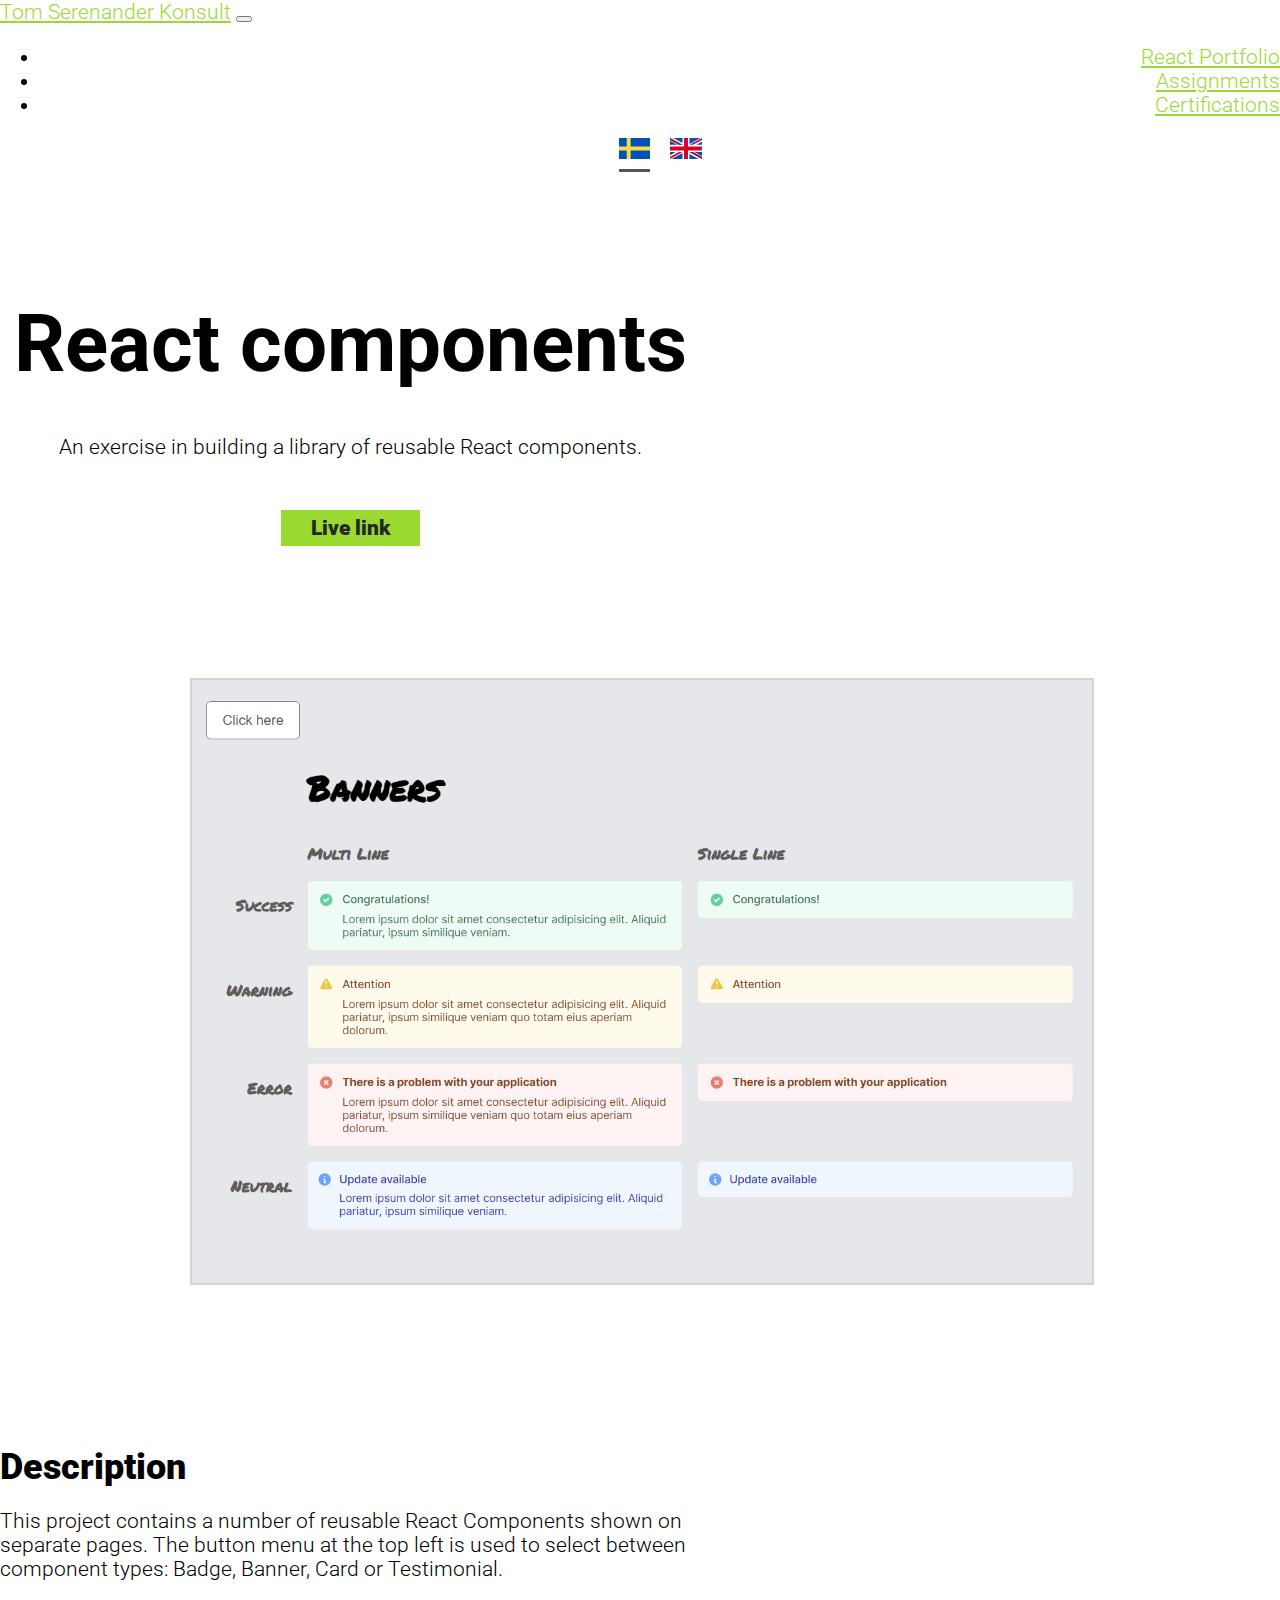
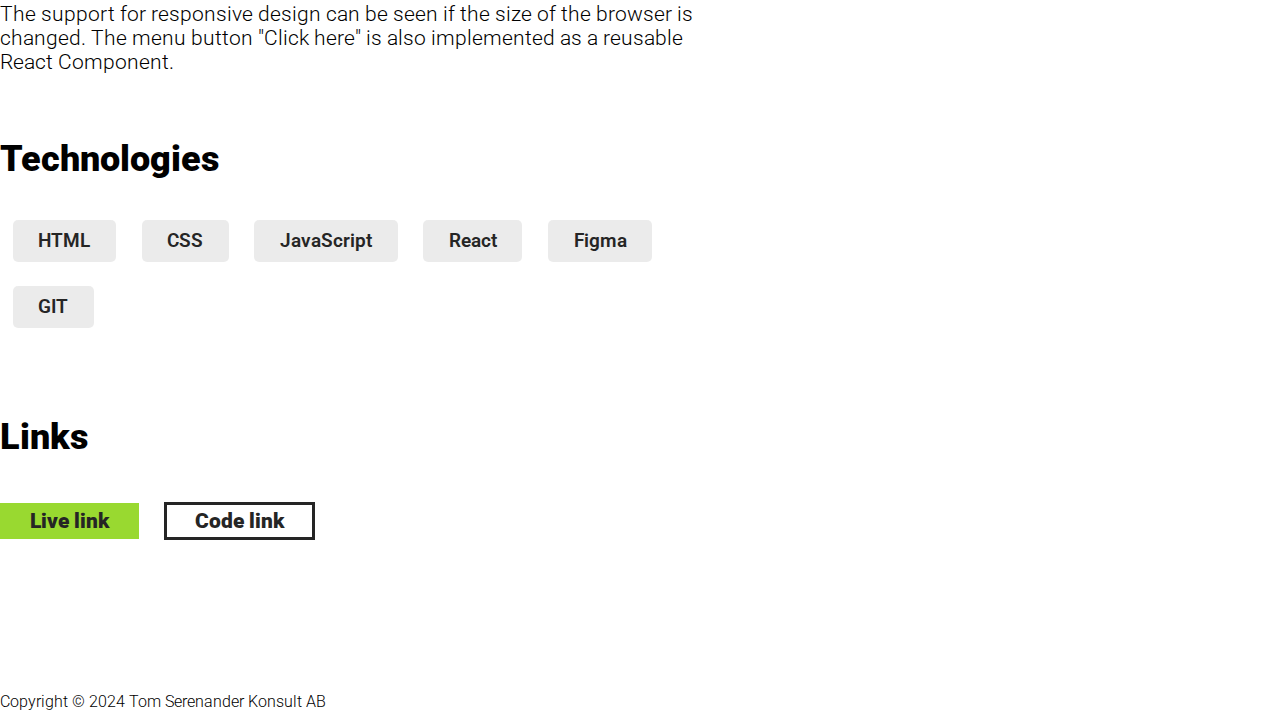
<file: react/components.html>
<!DOCTYPE html>
<html lang="en">
    <head>
        <meta charset="UTF-8" />
        <meta http-equiv="X-UA-Compatible" content="IE=edge" />
        <meta name="viewport" content="width=device-width, initial-scale=1.0" />
        <link
            href="https://cdn.jsdelivr.net/npm/bootstrap@5.3.2/dist/css/bootstrap.min.css"
            rel="stylesheet"
            integrity="sha384-T3c6CoIi6uLrA9TneNEoa7RxnatzjcDSCmG1MXxSR1GAsXEV/Dwwykc2MPK8M2HN"
            crossorigin="anonymous"
        />
        <link
            rel="stylesheet"
            href="https://cdn.jsdelivr.net/npm/bootstrap-icons@1.3.0/font/bootstrap-icons.css"
        />
        <link rel="preconnect" href="https://fonts.googleapis.com" />
        <link rel="preconnect" href="https://fonts.gstatic.com" crossorigin />
        <link
            href="https://fonts.googleapis.com/css2?family=Roboto:wght@300;700;900&display=swap"
            rel="stylesheet"
        />
        <link rel="stylesheet" href="../index.css" />
        <title>Komponenter</title>
    </head>

    <body>
        <!-- Navbar -->
        <nav class="navbar navbar-expand-lg bg-dark navbar-dark py-3 fixed-top">
            <div class="container">
                <a href="../index.html" class="navbar-brand"
                    >Tom Serenander Konsult</a
                >

                <button
                    title="burger"
                    class="navbar-toggler"
                    type="button"
                    data-bs-toggle="collapse"
                    data-bs-target="#navmenu"
                >
                    <span class="navbar-toggler-icon"></span>
                </button>

                <div class="collapse navbar-collapse" id="navmenu">
                    <ul class="navbar-nav ms-auto me-5">
                        <li class="nav-item">
                            <a href="../react/index.html" class="nav-link"
                                >React Portfolio</a
                            >
                        </li>
                        <li class="nav-item">
                            <a
                                href="../assignments/index.html"
                                class="nav-link swedish"
                                >Uppdrag</a
                            >
                            <a
                                href="../assignments/index.html"
                                class="nav-link english"
                                >Assignments</a
                            >
                        </li>
                        <li class="nav-item">
                            <a
                                href="../certifications/index.html"
                                class="nav-link swedish"
                                >Certifieringar</a
                            >
                            <a
                                href="../certifications/index.html"
                                class="nav-link english"
                                >Certifications</a
                            >
                        </li>
                    </ul>
                </div>

                <ul class="navbar-nav select-language-list mt-2 ml-1">
                    <li class="swedish-option" onclick="setLanguage('sv')">
                        <a href="#">
                            <img
                                class="flag"
                                src="../img/SE.svg"
                                alt="Swedish icon"
                        /></a>
                    </li>
                    <li class="english-option" onclick="setLanguage('en')">
                        <a href="#">
                            <img
                                class="flag"
                                src="../img/GB.svg"
                                alt="Great Britain icon"
                        /></a>
                    </li>
                </ul>
            </div>
        </nav>

        <!-- Project Header -->
        <section class="mt-5 p-3 p-md-5 bg-secondary text-light text-sm-start">
            <div class="container">
                <div class="x-margin-top row pt-3 justify-content-center">
                    <div
                        class="col-md assignment-col-width center-text swedish"
                    >
                        <h1>
                            <span>React-komponenter</span>
                        </h1>
                        <p>
                            En övning i att bygga ett bibiliotek av
                            återanvändbara React-komponenter.
                        </p>
                        <a
                            href="https://serenander-component-library.netlify.app/"
                            class="my-btn"
                            target="_blank"
                            >Live-länk</a
                        >
                    </div>
                    <div
                        class="col-md assignment-col-width center-text english"
                    >
                        <h1>
                            <span>React components</span>
                        </h1>
                        <p>
                            An exercise in building a library of reusable React
                            components.
                        </p>
                        <a
                            href="https://serenander-component-library.netlify.app/"
                            class="my-btn"
                            target="_blank"
                            >Live link</a
                        >
                    </div>
                </div>
            </div>
        </section>

        <section class="p-6">
            <div class="container-img">
                <div>
                    <img
                        src="../img/banners.png"
                        alt="Project Image"
                        class="project-details-img img-border"
                    />
                </div>
            </div>
        </section>

        <!-- Description -->
        <section class="p-1 p-md-3">
            <div class="container">
                <div class="row pt-1 justify-content-center">
                    <div class="col-md text-start assignment-col-width">
                        <div class="assignment-margin-bottom swedish">
                            <h3>Beskrivning</h3>
                            <p>
                                Det här projektet innehåller ett antal typer av
                                React-komponenter som visas på varsin sida. Med
                                meny-knappen längst upp till vänster kan man
                                välja mellan komponenterna Badge, Banner, Card
                                och Testimonial.
                            </p>
                            <p>
                                Komponenternas stöd för responsiv design kan
                                studeras om man ändrar storleken på browsern.
                                Även själva meny-knappen är implementerad som en
                                React-komponent.
                            </p>
                        </div>
                        <div class="assignment-margin-bottom english">
                            <h3>Description</h3>
                            <p>
                                This project contains a number of reusable React
                                Components shown on separate pages. The button
                                menu at the top left is used to select between
                                component types: Badge, Banner, Card or
                                Testimonial.
                            </p>
                            <p>
                                The support for responsive design can be seen if
                                the size of the browser is changed. The menu
                                button "Click here" is also implemented as a
                                reusable React Component.
                            </p>
                        </div>
                        <div class="assignment-margin-bottom">
                            <h3 class="swedish">Tekniker</h3>
                            <h3 class="english">Technologies</h3>
                            <div class="skills">
                                <div class="skills__skill">HTML</div>
                                <div class="skills__skill">CSS</div>
                                <div class="skills__skill">JavaScript</div>
                                <div class="skills__skill">React</div>
                                <div class="skills__skill">Figma</div>
                                <div class="skills__skill">GIT</div>
                            </div>
                        </div>
                        <div class="assignment-margin-bottom swedish">
                            <h3>Länkar</h3>
                            <a
                                href="https://serenander-component-library.netlify.app/"
                                class="my-btn"
                                target="_blank"
                                >Live-länk</a
                            >
                            <a
                                href="https://github.com/qserena/07-solo-project-component-library"
                                class="my-btn my-btn-code"
                                target="_blank"
                                >Källkod</a
                            >
                        </div>
                        <div class="assignment-margin-bottom english">
                            <h3>Links</h3>
                            <a
                                href="https://serenander-component-library.netlify.app/"
                                class="my-btn"
                                target="_blank"
                                >Live link</a
                            >
                            <a
                                href="https://github.com/qserena/07-solo-project-component-library"
                                class="my-btn my-btn-code"
                                target="_blank"
                                >Code link</a
                            >
                        </div>
                    </div>
                </div>
            </div>
        </section>

        <footer
            class="p-3 p-md-5 bg-dark text-light text-center position-relative"
        >
            <div class="container">
                <div class="row align-items-center justify-content-between">
                    <div class="col-md py-3">
                        <p>Copyright &copy; 2024 Tom Serenander Konsult AB</p>
                    </div>
                </div>
            </div>
        </footer>

        <script
            src="https://cdn.jsdelivr.net/npm/bootstrap@5.1.3/dist/js/bootstrap.bundle.min.js"
            integrity="sha384-ka7Sk0Gln4gmtz2MlQnikT1wXgYsOg+OMhuP+IlRH9sENBO0LRn5q+8nbTov4+1p"
            crossorigin="anonymous"
        ></script>
        <script src="../index.js"></script>
    </body>
</html>
</file>
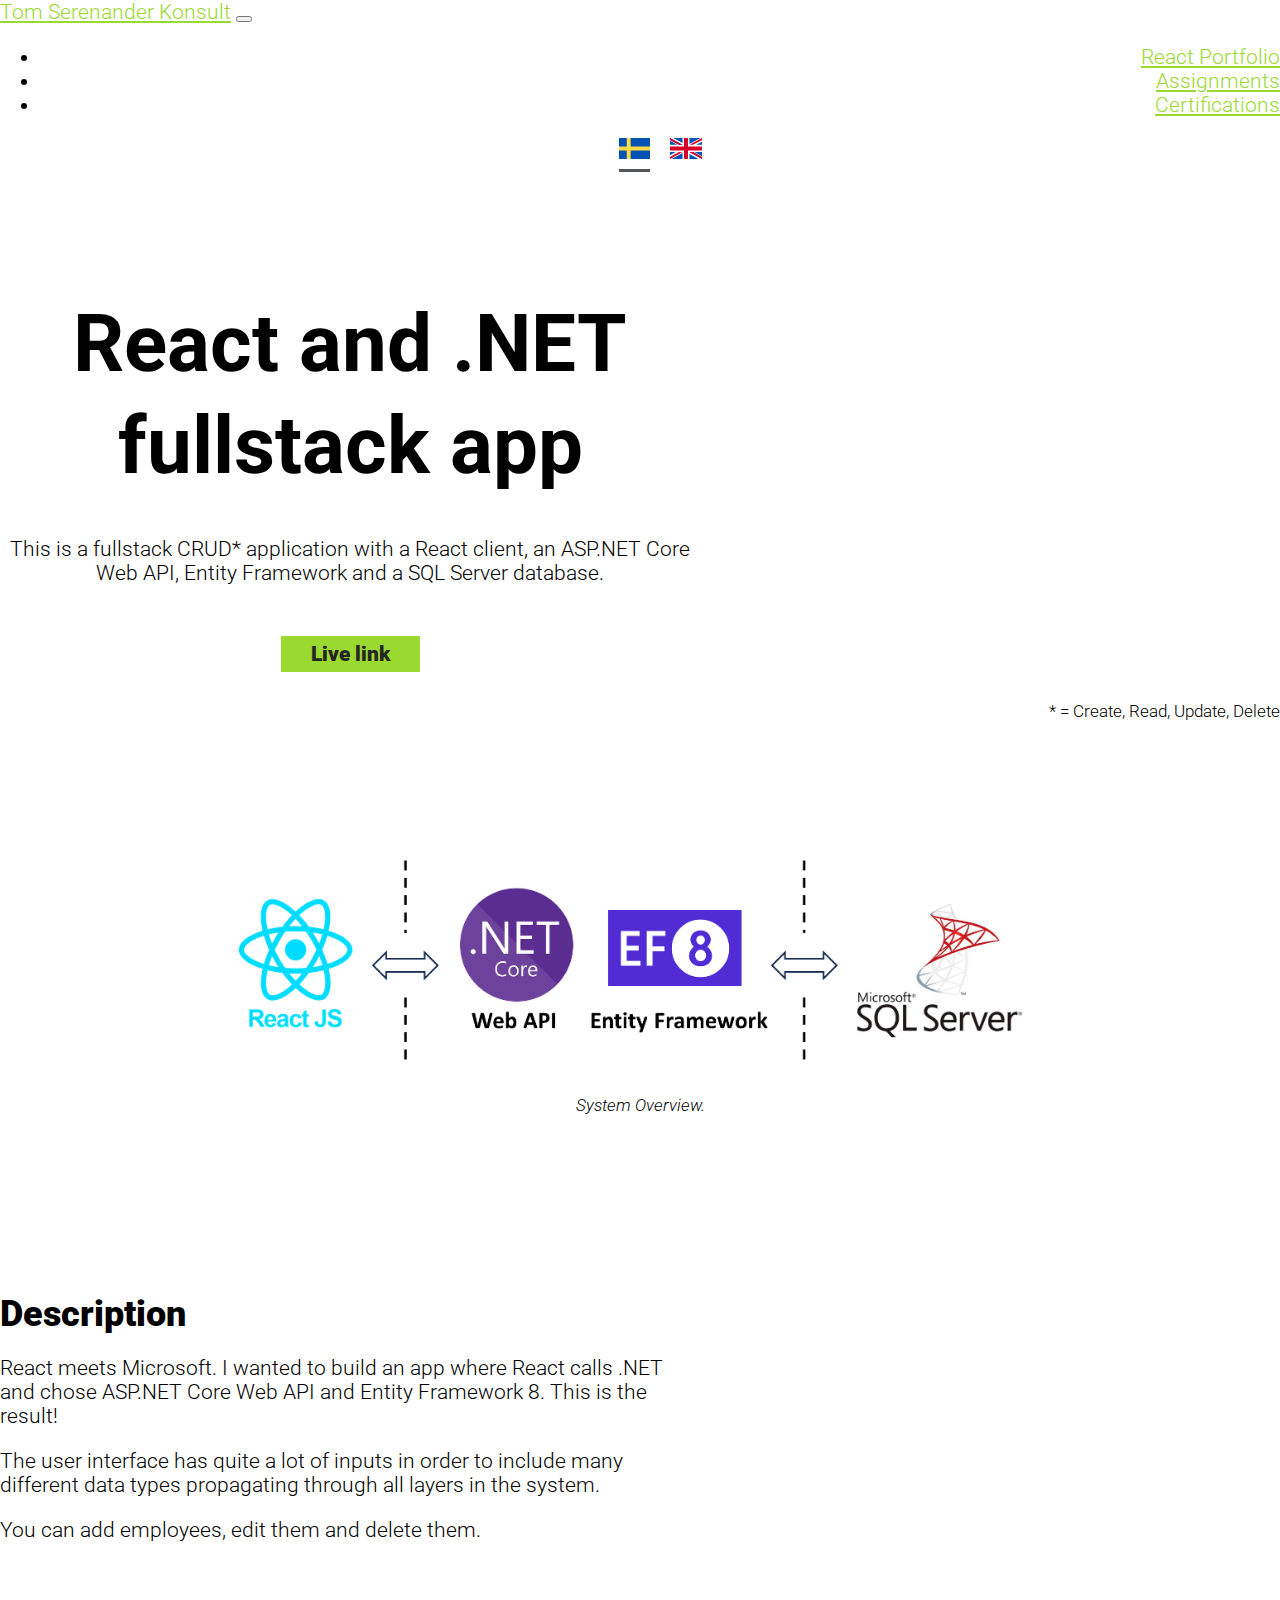
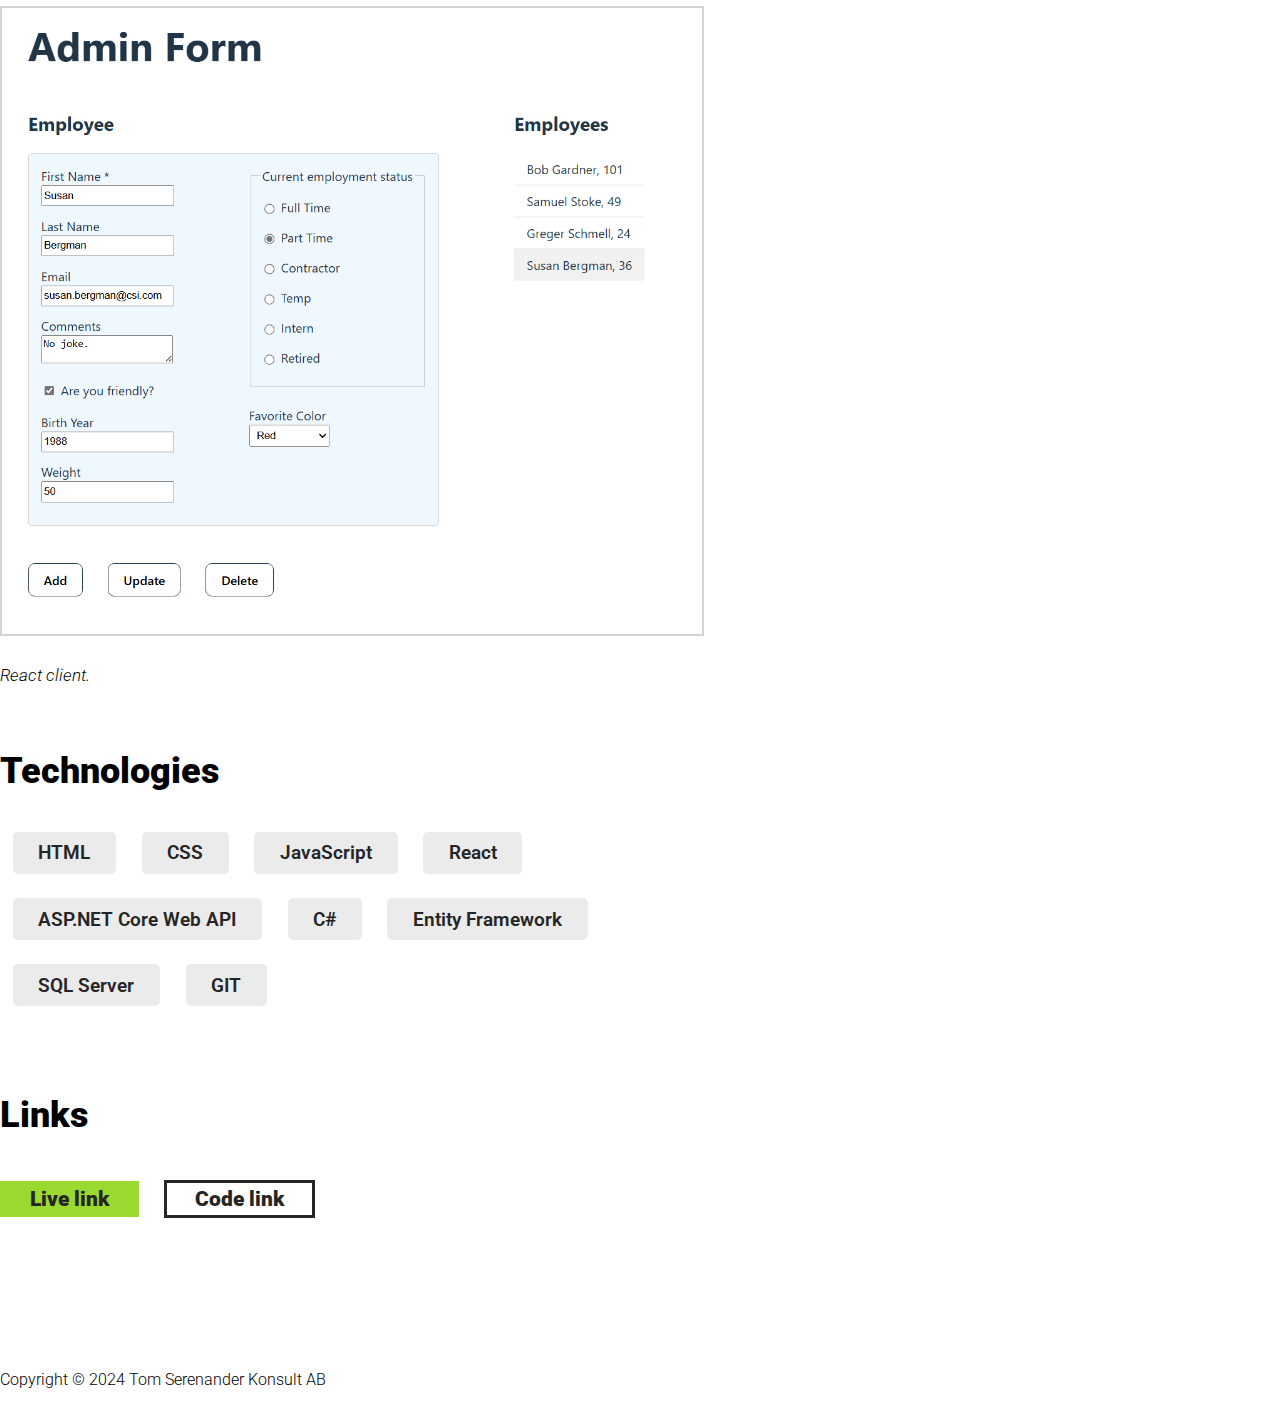
<file: react/fullstack.html>
<!DOCTYPE html>
<html lang="en">
    <head>
        <meta charset="UTF-8" />
        <meta http-equiv="X-UA-Compatible" content="IE=edge" />
        <meta name="viewport" content="width=device-width, initial-scale=1.0" />
        <link
            href="https://cdn.jsdelivr.net/npm/bootstrap@5.3.2/dist/css/bootstrap.min.css"
            rel="stylesheet"
            integrity="sha384-T3c6CoIi6uLrA9TneNEoa7RxnatzjcDSCmG1MXxSR1GAsXEV/Dwwykc2MPK8M2HN"
            crossorigin="anonymous"
        />
        <link
            rel="stylesheet"
            href="https://cdn.jsdelivr.net/npm/bootstrap-icons@1.3.0/font/bootstrap-icons.css"
        />
        <link rel="preconnect" href="https://fonts.googleapis.com" />
        <link rel="preconnect" href="https://fonts.gstatic.com" crossorigin />
        <link
            href="https://fonts.googleapis.com/css2?family=Roboto:wght@300;700;900&display=swap"
            rel="stylesheet"
        />
        <link rel="stylesheet" href="../index.css" />
        <title>React and .NET fullstack app</title>
    </head>

    <body>
        <!-- Navbar -->
        <nav class="navbar navbar-expand-lg bg-dark navbar-dark py-3 fixed-top">
            <div class="container">
                <a href="../index.html" class="navbar-brand"
                    >Tom Serenander Konsult</a
                >

                <button
                    title="burger"
                    class="navbar-toggler"
                    type="button"
                    data-bs-toggle="collapse"
                    data-bs-target="#navmenu"
                >
                    <span class="navbar-toggler-icon"></span>
                </button>

                <div class="collapse navbar-collapse" id="navmenu">
                    <ul class="navbar-nav ms-auto me-5">
                        <li class="nav-item">
                            <a href="../react/index.html" class="nav-link"
                                >React Portfolio</a
                            >
                        </li>
                        <li class="nav-item">
                            <a
                                href="../assignments/index.html"
                                class="nav-link swedish"
                                >Uppdrag</a
                            >
                            <a
                                href="../assignments/index.html"
                                class="nav-link english"
                                >Assignments</a
                            >
                        </li>
                        <li class="nav-item">
                            <a
                                href="../certifications/index.html"
                                class="nav-link swedish"
                                >Certifieringar</a
                            >
                            <a
                                href="../certifications/index.html"
                                class="nav-link english"
                                >Certifications</a
                            >
                        </li>
                    </ul>
                </div>

                <ul class="navbar-nav select-language-list mt-2 ml-1">
                    <li class="swedish-option" onclick="setLanguage('sv')">
                        <a href="#">
                            <img
                                class="flag"
                                src="../img/SE.svg"
                                alt="Swedish icon"
                        /></a>
                    </li>
                    <li class="english-option" onclick="setLanguage('en')">
                        <a href="#">
                            <img
                                class="flag"
                                src="../img/GB.svg"
                                alt="Great Britain icon"
                        /></a>
                    </li>
                </ul>
            </div>
        </nav>

        <!-- Project Header -->
        <section class="mt-5 p-3 p-md-5 bg-secondary text-light">
            <div class="container">
                <div class="x-margin-top row pt-3 justify-content-center">
                    <div
                        class="col-md assignment-col-width center-text swedish"
                    >
                        <h1>
                            <span>React och .NET fullstack-app</span>
                        </h1>
                        <p>
                            Det här är en fullstack CRUD-applikation* med en
                            React-klient, ett ASP.NET Core Web API, Entity
                            Framework och en SQL Server-databas.
                        </p>
                        <a
                            href="https://toms-employees.netlify.app/"
                            class="my-btn"
                            target="_blank"
                            >Live-länk</a
                        >
                    </div>
                    <div
                        class="col-md assignment-col-width center-text english"
                    >
                        <h1>
                            <span>React and .NET fullstack app</span>
                        </h1>
                        <p>
                            This is a fullstack CRUD* application with a React
                            client, an ASP.NET Core Web API, Entity Framework
                            and a SQL Server database.
                        </p>
                        <a
                            href="https://toms-employees.netlify.app/"
                            class="my-btn"
                            target="_blank"
                            >Live link</a
                        >
                    </div>
                </div>
                <p class="asterisk right">* = Create, Read, Update, Delete</p>
            </div>
        </section>

        <section class="mt-5 p-6">
            <div class="container-img">
                <div>
                    <img
                        src="../img/fullstack CRUD with EF.png"
                        alt="Project Image"
                        class="project-details-img"
                    />
                </div>
                <div class="mt-3">
                    <p class="swedish"><em>Systemöversikt.</em></p>
                    <p class="english"><em>System Overview.</em></p>
                </div>
            </div>
        </section>

        <!-- Description -->
        <section class="p-1 p-md-3">
            <div class="container">
                <div class="row pt-1 justify-content-center">
                    <div class="col-md text-start assignment-col-width">
                        <div class="assignment-margin-bottom swedish">
                            <h3>Beskrivning</h3>
                            <p>
                                React möter Microsoft. Jag ville bygga en app
                                där React anropar .NET och valde ASP.NET Core
                                Web API och Entity Framework 8. Det här är
                                resultatet!
                            </p>
                            <p>
                                Användargränssnittet har relativt många
                                inmatningsfält för att få med många olika
                                datatyper som propagerar genom alla lager i
                                systemet.
                            </p>
                            <p>
                                Man kan lägga till fiktiva anställda, liksom
                                redigera dem och ta bort dem.
                            </p>
                        </div>
                        <div class="assignment-margin-bottom english">
                            <h3>Description</h3>
                            <p>
                                React meets Microsoft. I wanted to build an app
                                where React calls .NET and chose ASP.NET Core
                                Web API and Entity Framework 8. This is the
                                result!
                            </p>
                            <p>
                                The user interface has quite a lot of inputs in
                                order to include many different data types
                                propagating through all layers in the system.
                            </p>
                            <p>
                                You can add employees, edit them and delete
                                them.
                            </p>
                        </div>

                        <div class="assignment-margin-bottom">
                            <img
                                src="../img/employee-form.png"
                                alt="Project Image"
                                class="project-details-img img-border"
                            />
                            <div class="mt-3">
                                <p class="swedish"><em>React-klient.</em></p>
                                <p class="english"><em>React client.</em></p>
                            </div>
                        </div>

                        <div class="assignment-margin-bottom">
                            <h3 class="swedish">Tekniker</h3>
                            <h3 class="english">Technologies</h3>
                            <div class="skills">
                                <div class="skills__skill">HTML</div>
                                <div class="skills__skill">CSS</div>
                                <div class="skills__skill">JavaScript</div>
                                <div class="skills__skill">React</div>
                                <div class="skills__skill">
                                    ASP.NET Core Web API
                                </div>
                                <div class="skills__skill">C#</div>
                                <div class="skills__skill">
                                    Entity Framework
                                </div>
                                <div class="skills__skill">SQL Server</div>
                                <div class="skills__skill">GIT</div>
                            </div>
                        </div>
                        <div class="assignment-margin-bottom swedish">
                            <h3>Länkar</h3>
                            <a
                                href="https://toms-employees.netlify.app/"
                                class="my-btn"
                                target="_blank"
                                >Live-länk</a
                            >
                            <a
                                href="https://github.com/qserena/react-aspnet-entityframework"
                                class="my-btn my-btn-code"
                                target="_blank"
                                >Källkod</a
                            >
                        </div>

                        <div class="assignment-margin-bottom english">
                            <h3>Links</h3>
                            <a
                                href="https://toms-employees.netlify.app/"
                                class="my-btn"
                                target="_blank"
                                >Live link</a
                            >
                            <a
                                href="https://github.com/qserena/react-aspnet-entityframework"
                                class="my-btn my-btn-code"
                                target="_blank"
                                >Code link</a
                            >
                        </div>
                    </div>
                </div>
            </div>
        </section>

        <footer
            class="p-3 p-md-5 bg-dark text-light text-center position-relative"
        >
            <div class="container">
                <div class="row align-items-center justify-content-between">
                    <div class="col-md py-3">
                        <p>Copyright &copy; 2024 Tom Serenander Konsult AB</p>
                    </div>
                </div>
            </div>
        </footer>

        <script
            src="https://cdn.jsdelivr.net/npm/bootstrap@5.1.3/dist/js/bootstrap.bundle.min.js"
            integrity="sha384-ka7Sk0Gln4gmtz2MlQnikT1wXgYsOg+OMhuP+IlRH9sENBO0LRn5q+8nbTov4+1p"
            crossorigin="anonymous"
        ></script>
        <script src="../index.js"></script>
    </body>
</html>
</file>
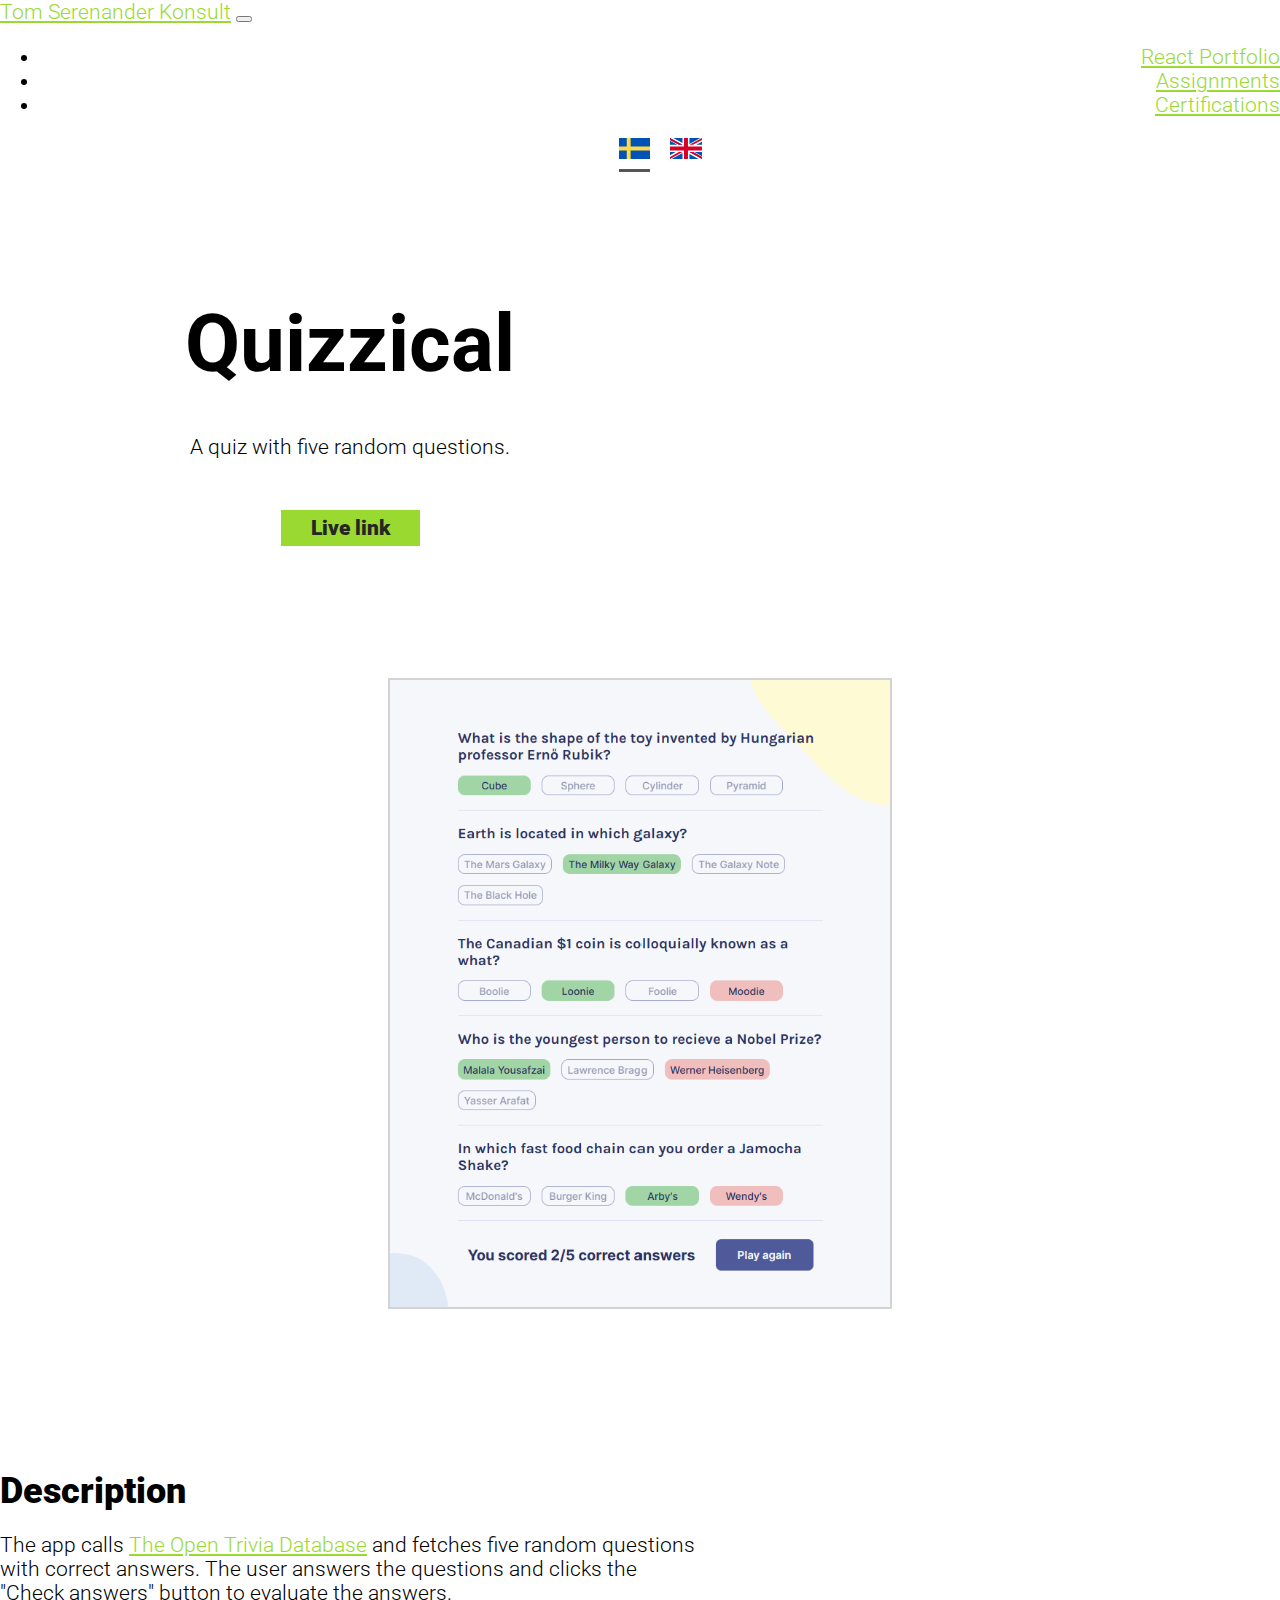
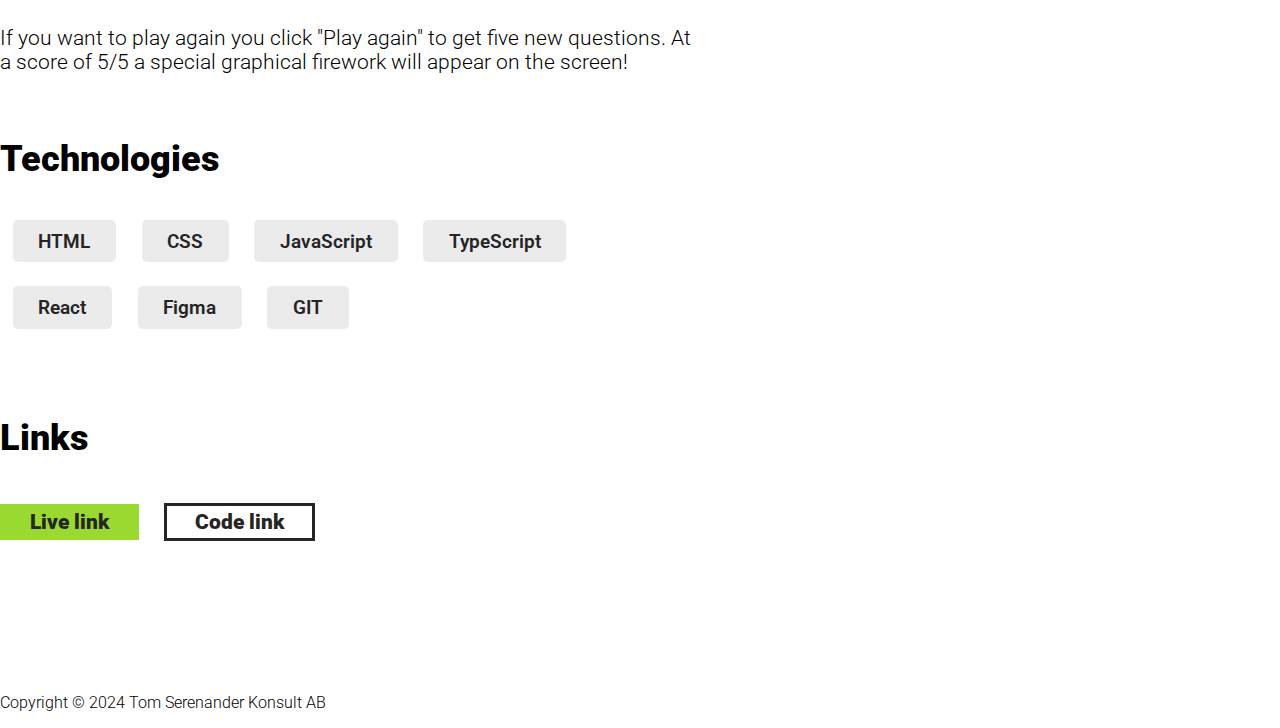
<file: react/quizzical.html>
<!DOCTYPE html>
<html lang="en">
    <head>
        <meta charset="UTF-8" />
        <meta http-equiv="X-UA-Compatible" content="IE=edge" />
        <meta name="viewport" content="width=device-width, initial-scale=1.0" />
        <link
            href="https://cdn.jsdelivr.net/npm/bootstrap@5.3.2/dist/css/bootstrap.min.css"
            rel="stylesheet"
            integrity="sha384-T3c6CoIi6uLrA9TneNEoa7RxnatzjcDSCmG1MXxSR1GAsXEV/Dwwykc2MPK8M2HN"
            crossorigin="anonymous"
        />
        <link
            rel="stylesheet"
            href="https://cdn.jsdelivr.net/npm/bootstrap-icons@1.3.0/font/bootstrap-icons.css"
        />
        <link rel="preconnect" href="https://fonts.googleapis.com" />
        <link rel="preconnect" href="https://fonts.gstatic.com" crossorigin />
        <link
            href="https://fonts.googleapis.com/css2?family=Roboto:wght@300;700;900&display=swap"
            rel="stylesheet"
        />
        <link rel="stylesheet" href="../index.css" />
        <title>Quizzical</title>
    </head>

    <body>
        <!-- Navbar -->
        <nav class="navbar navbar-expand-lg bg-dark navbar-dark py-3 fixed-top">
            <div class="container">
                <a href="../index.html" class="navbar-brand"
                    >Tom Serenander Konsult</a
                >

                <button
                    title="burger"
                    class="navbar-toggler"
                    type="button"
                    data-bs-toggle="collapse"
                    data-bs-target="#navmenu"
                >
                    <span class="navbar-toggler-icon"></span>
                </button>

                <div class="collapse navbar-collapse" id="navmenu">
                    <ul class="navbar-nav ms-auto me-5">
                        <li class="nav-item">
                            <a href="../react/index.html" class="nav-link"
                                >React Portfolio</a
                            >
                        </li>
                        <li class="nav-item">
                            <a
                                href="../assignments/index.html"
                                class="nav-link swedish"
                                >Uppdrag</a
                            >
                            <a
                                href="../assignments/index.html"
                                class="nav-link english"
                                >Assignments</a
                            >
                        </li>
                        <li class="nav-item">
                            <a
                                href="../certifications/index.html"
                                class="nav-link swedish"
                                >Certifieringar</a
                            >
                            <a
                                href="../certifications/index.html"
                                class="nav-link english"
                                >Certifications</a
                            >
                        </li>
                    </ul>
                </div>

                <ul class="navbar-nav select-language-list mt-2 ml-1">
                    <li class="swedish-option" onclick="setLanguage('sv')">
                        <a href="#">
                            <img
                                class="flag"
                                src="../img/SE.svg"
                                alt="Swedish icon"
                        /></a>
                    </li>
                    <li class="english-option" onclick="setLanguage('en')">
                        <a href="#">
                            <img
                                class="flag"
                                src="../img/GB.svg"
                                alt="Great Britain icon"
                        /></a>
                    </li>
                </ul>
            </div>
        </nav>

        <!-- Project Header -->
        <section class="mt-5 p-3 p-md-5 bg-secondary text-light text-sm-start">
            <div class="container">
                <div class="x-margin-top row pt-3 justify-content-center">
                    <div
                        class="col-md assignment-col-width center-text swedish"
                    >
                        <h1>
                            <span>Quizzical</span>
                        </h1>
                        <p>
                            En frågesport på engelska med fem slumpvis utvalda
                            frågor.
                        </p>
                        <a
                            href="https://toms-quizzical.netlify.app/"
                            class="my-btn"
                            target="_blank"
                            >Live-länk</a
                        >
                    </div>
                    <div
                        class="col-md assignment-col-width center-text english"
                    >
                        <h1>
                            <span>Quizzical</span>
                        </h1>
                        <p>A quiz with five random questions.</p>
                        <a
                            href="https://toms-quizzical.netlify.app/"
                            class="my-btn"
                            target="_blank"
                            >Live link</a
                        >
                    </div>
                </div>
            </div>
        </section>

        <section class="p-6">
            <div class="container-img">
                <div>
                    <img
                        src="../img/quizzical.png"
                        alt="Project Image"
                        class="project-details-img-reduced img-border"
                    />
                </div>
            </div>
        </section>

        <!-- Description -->
        <section class="p-1 p-md-3">
            <div class="container">
                <div class="row pt-1 justify-content-center">
                    <div class="col-md text-start assignment-col-width">
                        <div class="assignment-margin-bottom swedish">
                            <h3>Beskrivning</h3>
                            <p>
                                Appen anropar
                                <a href="https://opentdb.com/" target="_blank"
                                    >Open Trivia Database</a
                                >
                                och hämtar fem slumpvis utvalda frågor med
                                tillhörande rätta svar. Användaren svarar på de
                                svarsalternativ som finns och klickar sedan på
                                knappen "Check answers" för att utvärdera
                                svaren.
                            </p>
                            <p>
                                Om man vill spela igen klickar man på "Play
                                again" för att få fem nya frågor. Vid alla rätt
                                visas en specialeffekt i form av ett grafiskt
                                fyrverkeri på skärmen!
                            </p>
                        </div>
                        <div class="assignment-margin-bottom english">
                            <h3>Description</h3>
                            <p>
                                The app calls
                                <a href="https://opentdb.com/" target="_blank"
                                    >The Open Trivia Database</a
                                >
                                and fetches five random questions with correct
                                answers. The user answers the questions and
                                clicks the "Check answers" button to evaluate
                                the answers.
                            </p>
                            <p>
                                If you want to play again you click "Play again"
                                to get five new questions. At a score of 5/5 a
                                special graphical firework will appear on the
                                screen!
                            </p>
                        </div>
                        <div class="assignment-margin-bottom">
                            <h3 class="swedish">Tekniker</h3>
                            <h3 class="english">Technologies</h3>
                            <div class="skills">
                                <div class="skills__skill">HTML</div>
                                <div class="skills__skill">CSS</div>
                                <div class="skills__skill">JavaScript</div>
                                <div class="skills__skill">TypeScript</div>
                                <div class="skills__skill">React</div>
                                <div class="skills__skill">Figma</div>
                                <div class="skills__skill">GIT</div>
                            </div>
                        </div>
                        <div class="assignment-margin-bottom swedish">
                            <h3>Länkar</h3>
                            <a
                                href="https://toms-quizzical.netlify.app/"
                                class="my-btn"
                                target="_blank"
                                >Live-länk</a
                            >
                            <a
                                href="https://github.com/qserena/12-solo-project-quizzical"
                                class="my-btn my-btn-code"
                                target="_blank"
                                >Källkod</a
                            >
                        </div>
                        <div class="assignment-margin-bottom english">
                            <h3>Links</h3>
                            <a
                                href="https://toms-quizzical.netlify.app/"
                                class="my-btn"
                                target="_blank"
                                >Live link</a
                            >
                            <a
                                href="https://github.com/qserena/12-solo-project-quizzical"
                                class="my-btn my-btn-code"
                                target="_blank"
                                >Code link</a
                            >
                        </div>
                    </div>
                </div>
            </div>
        </section>

        <footer
            class="p-3 p-md-5 bg-dark text-light text-center position-relative"
        >
            <div class="container">
                <div class="row align-items-center justify-content-between">
                    <div class="col-md py-3">
                        <p>Copyright &copy; 2024 Tom Serenander Konsult AB</p>
                    </div>
                </div>
            </div>
        </footer>

        <script
            src="https://cdn.jsdelivr.net/npm/bootstrap@5.1.3/dist/js/bootstrap.bundle.min.js"
            integrity="sha384-ka7Sk0Gln4gmtz2MlQnikT1wXgYsOg+OMhuP+IlRH9sENBO0LRn5q+8nbTov4+1p"
            crossorigin="anonymous"
        ></script>
        <script src="../index.js"></script>
    </body>
</html>
</file>
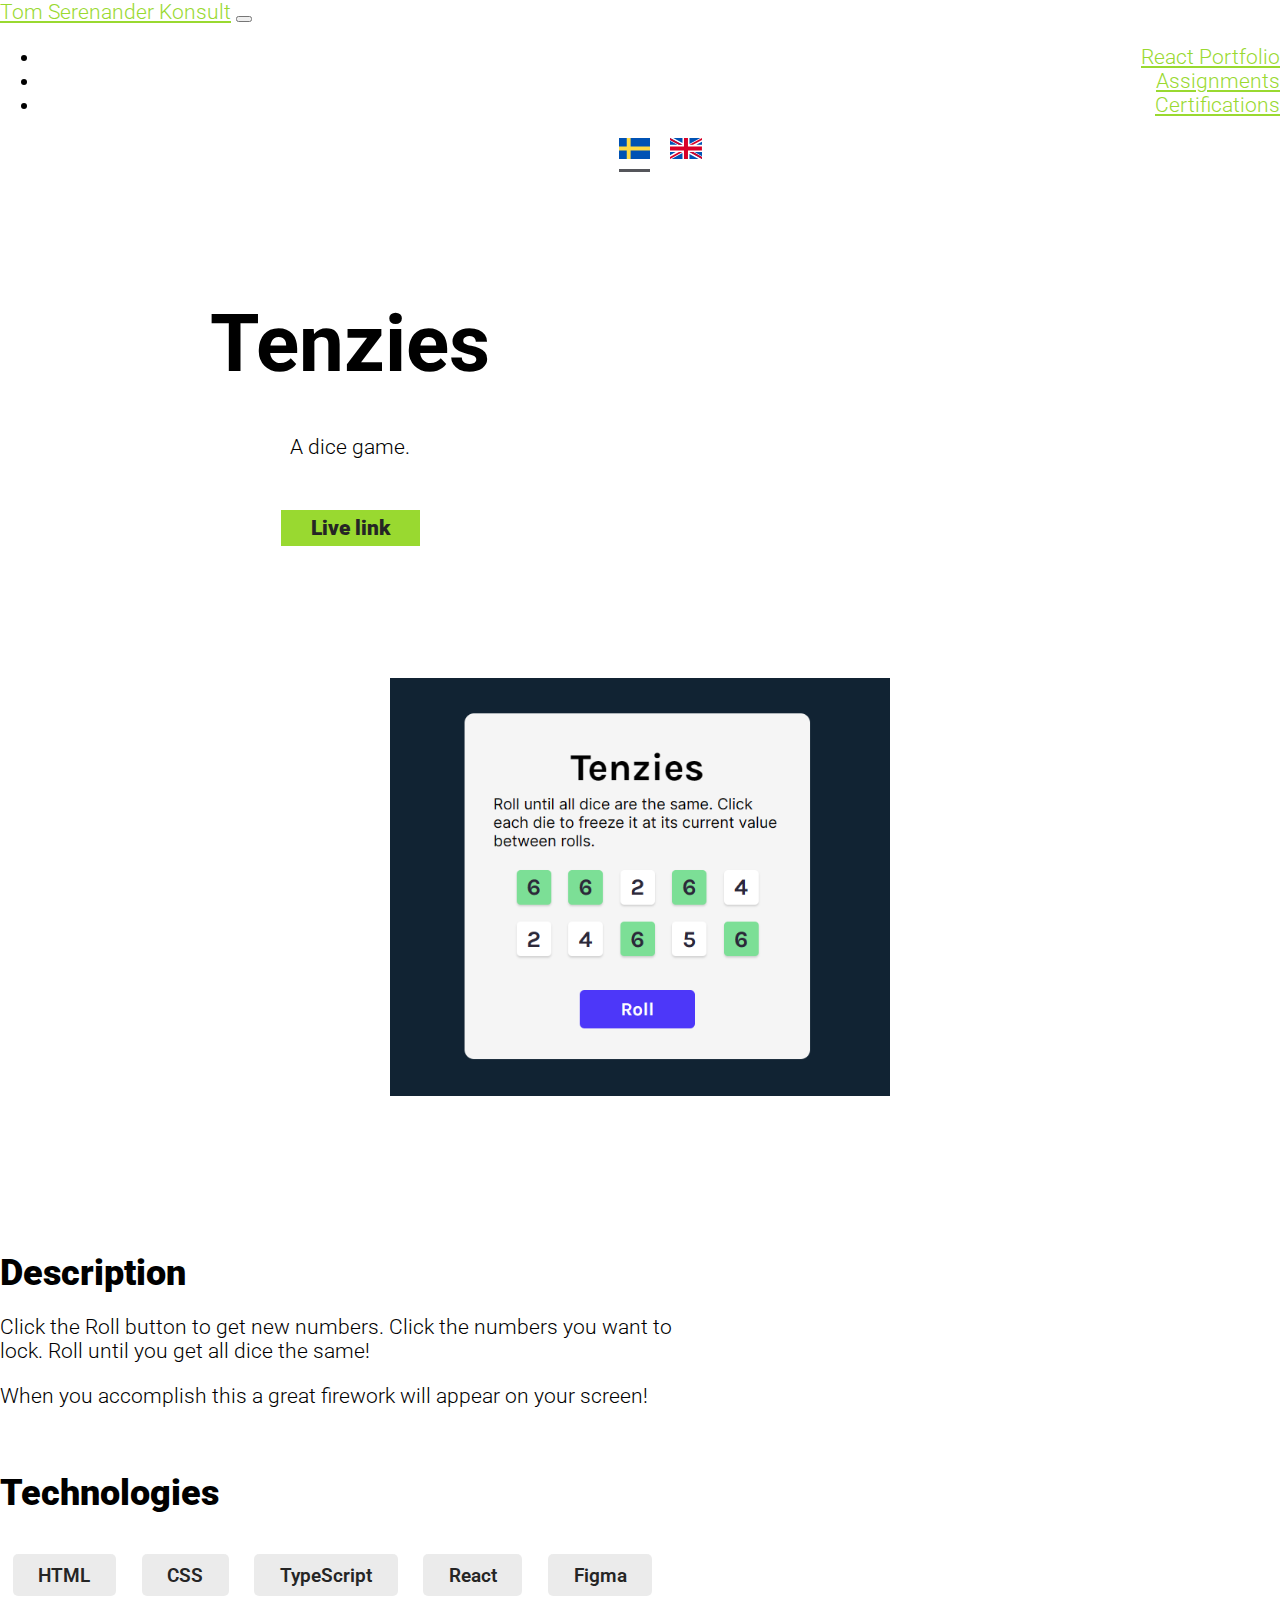
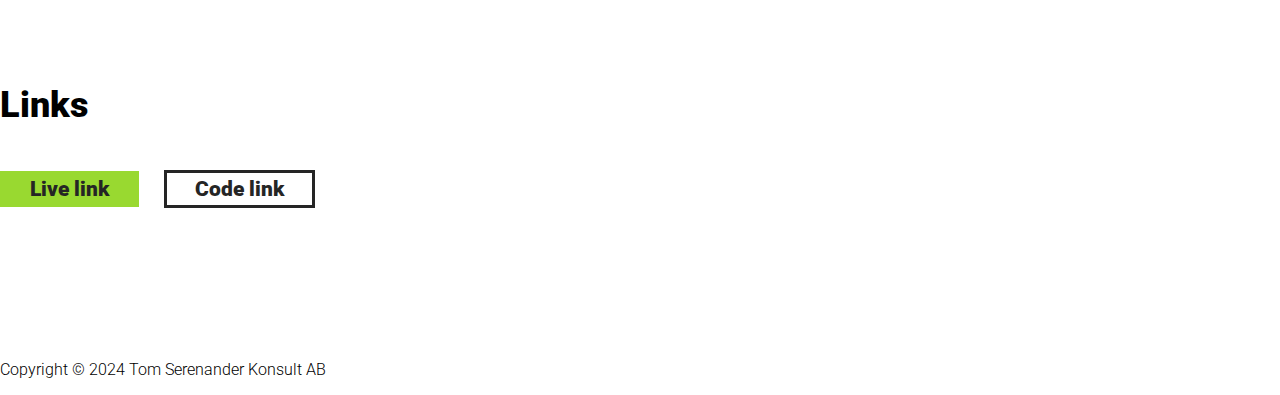
<file: react/tenzies.html>
<!DOCTYPE html>
<html lang="en">
    <head>
        <meta charset="UTF-8" />
        <meta http-equiv="X-UA-Compatible" content="IE=edge" />
        <meta name="viewport" content="width=device-width, initial-scale=1.0" />
        <link
            href="https://cdn.jsdelivr.net/npm/bootstrap@5.3.2/dist/css/bootstrap.min.css"
            rel="stylesheet"
            integrity="sha384-T3c6CoIi6uLrA9TneNEoa7RxnatzjcDSCmG1MXxSR1GAsXEV/Dwwykc2MPK8M2HN"
            crossorigin="anonymous"
        />
        <link
            rel="stylesheet"
            href="https://cdn.jsdelivr.net/npm/bootstrap-icons@1.3.0/font/bootstrap-icons.css"
        />
        <link rel="preconnect" href="https://fonts.googleapis.com" />
        <link rel="preconnect" href="https://fonts.gstatic.com" crossorigin />
        <link
            href="https://fonts.googleapis.com/css2?family=Roboto:wght@300;700;900&display=swap"
            rel="stylesheet"
        />
        <link rel="stylesheet" href="../index.css" />
        <title>Tenzies</title>
    </head>

    <body>
        <!-- Navbar -->
        <nav class="navbar navbar-expand-lg bg-dark navbar-dark py-3 fixed-top">
            <div class="container">
                <a href="../index.html" class="navbar-brand"
                    >Tom Serenander Konsult</a
                >

                <button
                    title="burger"
                    class="navbar-toggler"
                    type="button"
                    data-bs-toggle="collapse"
                    data-bs-target="#navmenu"
                >
                    <span class="navbar-toggler-icon"></span>
                </button>

                <div class="collapse navbar-collapse" id="navmenu">
                    <ul class="navbar-nav ms-auto me-5">
                        <li class="nav-item">
                            <a href="../react/index.html" class="nav-link"
                                >React Portfolio</a
                            >
                        </li>
                        <li class="nav-item">
                            <a
                                href="../assignments/index.html"
                                class="nav-link swedish"
                                >Uppdrag</a
                            >
                            <a
                                href="../assignments/index.html"
                                class="nav-link english"
                                >Assignments</a
                            >
                        </li>
                        <li class="nav-item">
                            <a
                                href="../certifications/index.html"
                                class="nav-link swedish"
                                >Certifieringar</a
                            >
                            <a
                                href="../certifications/index.html"
                                class="nav-link english"
                                >Certifications</a
                            >
                        </li>
                    </ul>
                </div>

                <ul class="navbar-nav select-language-list mt-2 ml-1">
                    <li class="swedish-option" onclick="setLanguage('sv')">
                        <a href="#">
                            <img
                                class="flag"
                                src="../img/SE.svg"
                                alt="Swedish icon"
                        /></a>
                    </li>
                    <li class="english-option" onclick="setLanguage('en')">
                        <a href="#">
                            <img
                                class="flag"
                                src="../img/GB.svg"
                                alt="Great Britain icon"
                        /></a>
                    </li>
                </ul>
            </div>
        </nav>

        <!-- Project Header -->
        <section class="mt-5 p-3 p-md-5 bg-secondary text-light text-sm-start">
            <div class="container">
                <div class="x-margin-top row pt-3 justify-content-center">
                    <div
                        class="col-md assignment-col-width center-text swedish"
                    >
                        <h1>
                            <span>Tio Samma</span>
                        </h1>
                        <p>Ett tärningsspel.</p>
                        <a
                            href="https://tenzies-sv-ts.netlify.app/"
                            class="my-btn"
                            target="_blank"
                            >Live-länk</a
                        >
                    </div>
                    <div
                        class="col-md assignment-col-width center-text english"
                    >
                        <h1>
                            <span>Tenzies</span>
                        </h1>
                        <p>A dice game.</p>
                        <a
                            href="https://toms-tenzies-ts.netlify.app/"
                            class="my-btn"
                            target="_blank"
                            >Live link</a
                        >
                    </div>
                </div>
            </div>
        </section>

        <section class="p-6">
            <div class="container-img">
                <div>
                    <img
                        src="../img/tenzies-sv-big.png"
                        alt="Project Image"
                        class="project-details-img-reduced swedish"
                    />
                    <img
                        src="../img/tenzies.png"
                        alt="Project Image"
                        class="project-details-img-reduced english"
                    />
                </div>
            </div>
        </section>

        <!-- Description -->
        <section class="p-1 p-md-3">
            <div class="container">
                <div class="row pt-1 justify-content-center">
                    <div class="col-md text-start assignment-col-width">
                        <div class="assignment-margin-bottom swedish">
                            <h3>Beskrivning</h3>
                            <p>
                                Klicka på Slå för att slå alla tärningar. Klicka
                                sen på de tärningar du vill frysa.
                            </p>
                            <p>
                                Slå tills alla tärningar visar samma siffra! När
                                du lyckas med det visas ett vackert fyrverkeri
                                på skärmen!
                            </p>
                        </div>
                        <div class="assignment-margin-bottom english">
                            <h3>Description</h3>
                            <p>
                                Click the Roll button to get new numbers. Click
                                the numbers you want to lock. Roll until you get
                                all dice the same!
                            </p>
                            <p>
                                When you accomplish this a great firework will
                                appear on your screen!
                            </p>
                        </div>
                        <div class="assignment-margin-bottom">
                            <h3 class="swedish">Tekniker</h3>
                            <h3 class="english">Technologies</h3>
                            <div class="skills">
                                <div class="skills__skill">HTML</div>
                                <div class="skills__skill">CSS</div>
                                <div class="skills__skill">TypeScript</div>
                                <div class="skills__skill">React</div>
                                <div class="skills__skill">Figma</div>
                            </div>
                        </div>
                        <div class="assignment-margin-bottom swedish">
                            <h3>Länkar</h3>
                            <a
                                href="https://tenzies-sv-ts.netlify.app/"
                                class="my-btn"
                                target="_blank"
                                >Live-länk</a
                            >
                            <a
                                href="https://github.com/qserena/11-tenzies-sv-ts"
                                class="my-btn my-btn-code"
                                target="_blank"
                                >Källkod</a
                            >
                        </div>
                        <div class="assignment-margin-bottom english">
                            <h3>Links</h3>
                            <a
                                href="https://toms-tenzies-ts.netlify.app/"
                                class="my-btn"
                                target="_blank"
                                >Live link</a
                            >
                            <a
                                href="https://github.com/qserena/11-tenzies-ts"
                                class="my-btn my-btn-code"
                                target="_blank"
                                >Code link</a
                            >
                        </div>
                    </div>
                </div>
            </div>
        </section>

        <footer
            class="p-3 p-md-5 bg-dark text-light text-center position-relative"
        >
            <div class="container">
                <div class="row align-items-center justify-content-between">
                    <div class="col-md py-3">
                        <p>Copyright &copy; 2024 Tom Serenander Konsult AB</p>
                    </div>
                </div>
            </div>
        </footer>

        <script
            src="https://cdn.jsdelivr.net/npm/bootstrap@5.1.3/dist/js/bootstrap.bundle.min.js"
            integrity="sha384-ka7Sk0Gln4gmtz2MlQnikT1wXgYsOg+OMhuP+IlRH9sENBO0LRn5q+8nbTov4+1p"
            crossorigin="anonymous"
        ></script>
        <script src="../index.js"></script>
    </body>
</html>
</file>
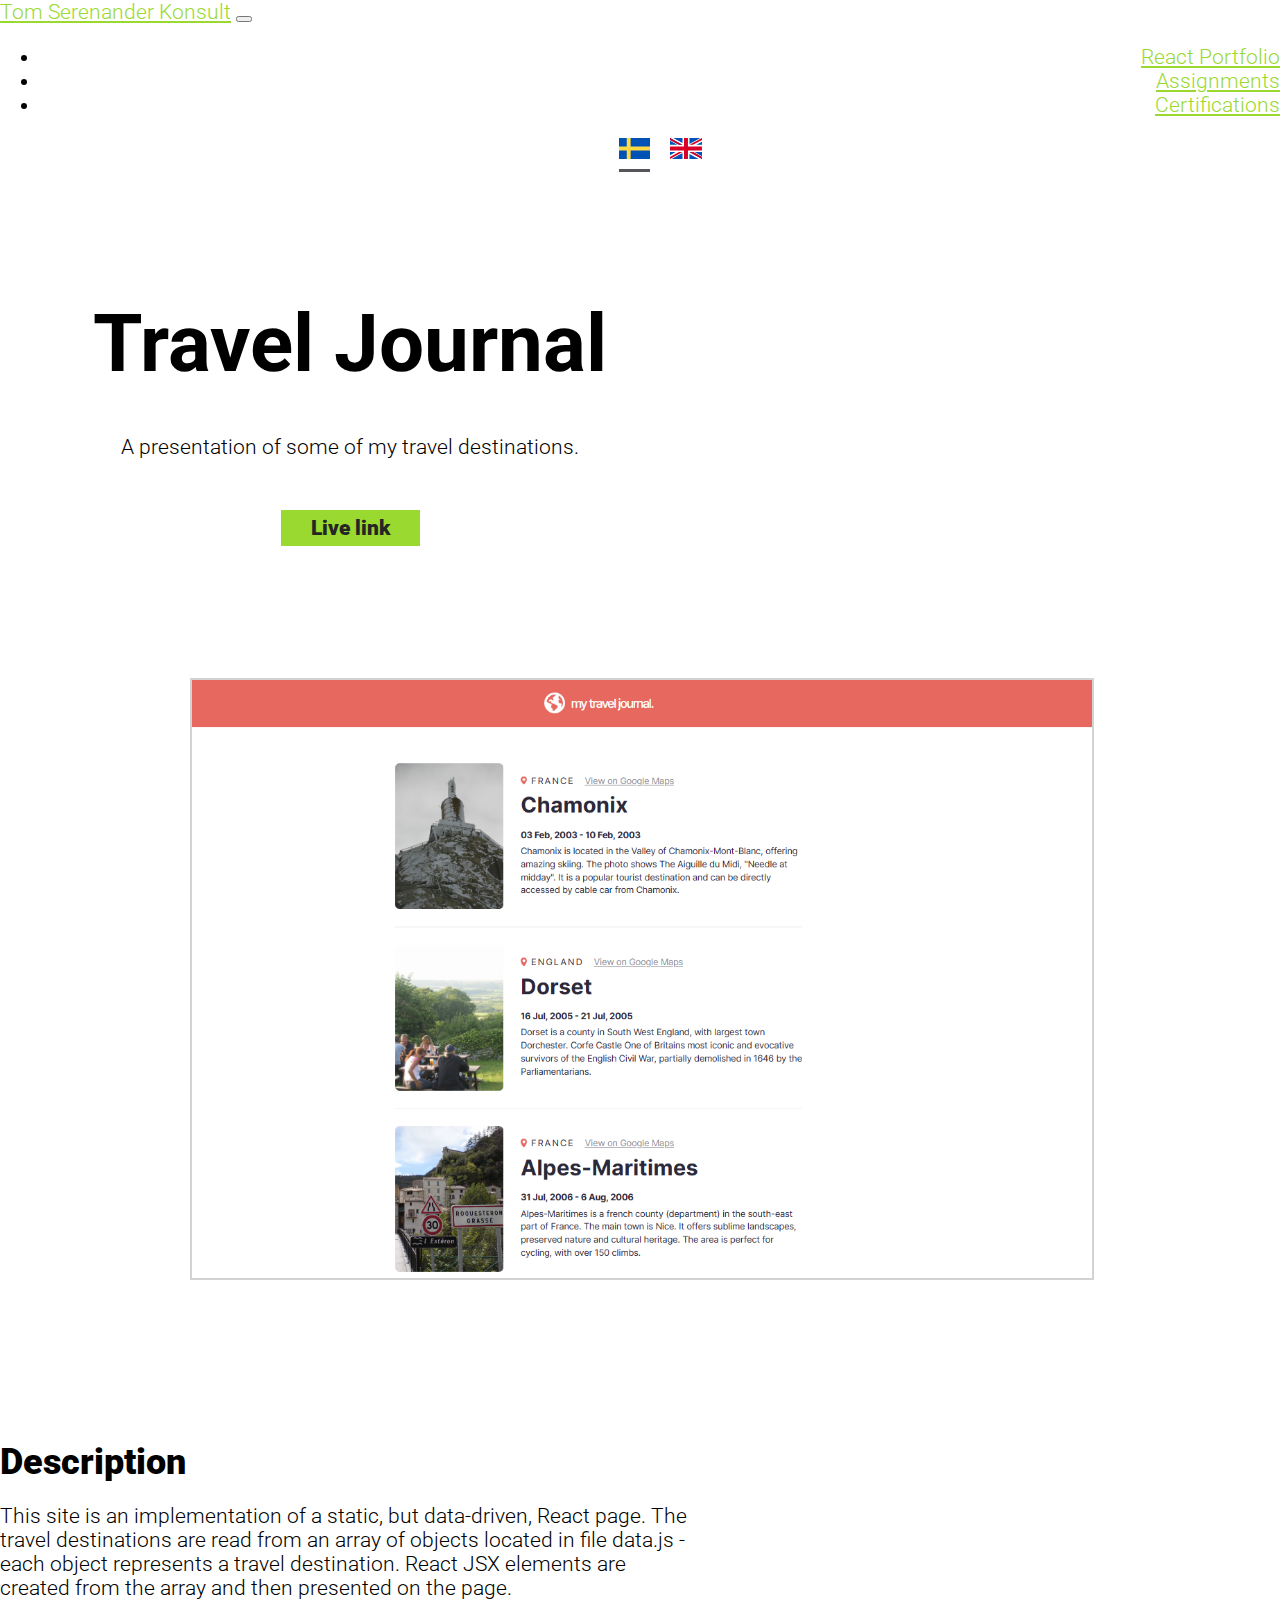
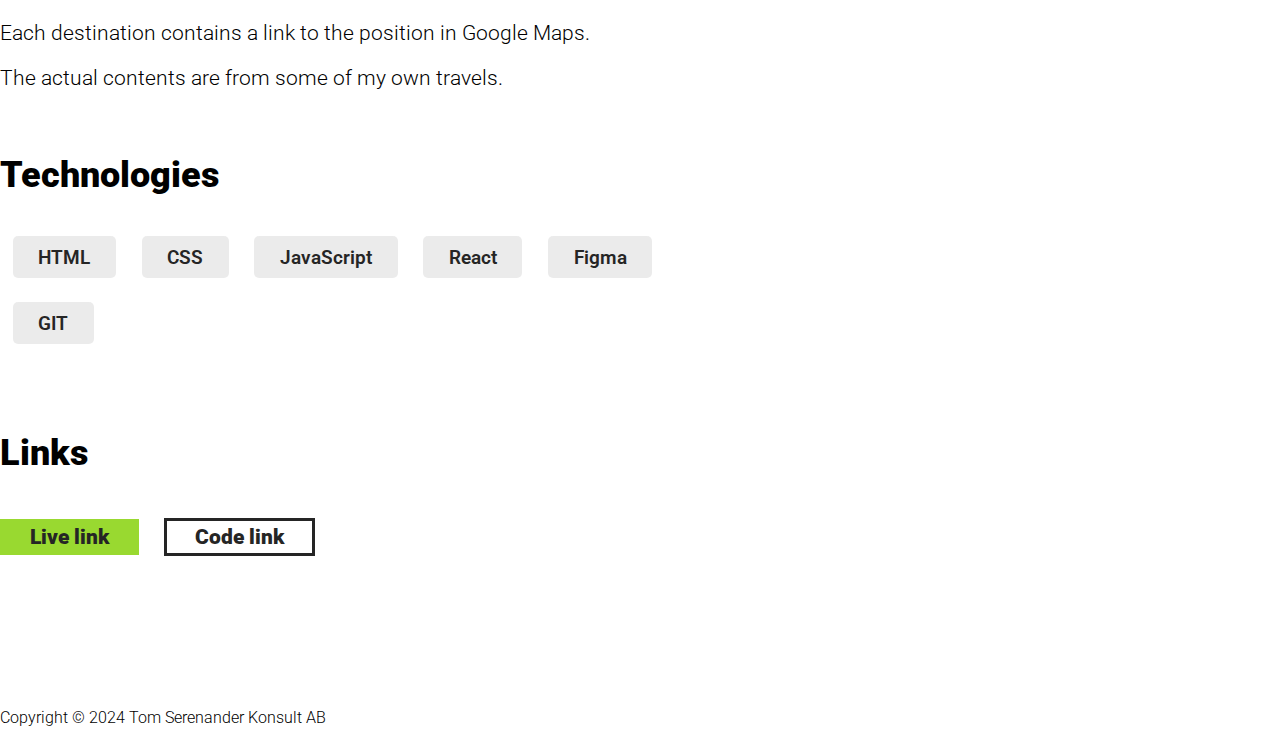
<file: react/travel-journal.html>
<!DOCTYPE html>
<html lang="en">
    <head>
        <meta charset="UTF-8" />
        <meta http-equiv="X-UA-Compatible" content="IE=edge" />
        <meta name="viewport" content="width=device-width, initial-scale=1.0" />
        <link
            href="https://cdn.jsdelivr.net/npm/bootstrap@5.3.2/dist/css/bootstrap.min.css"
            rel="stylesheet"
            integrity="sha384-T3c6CoIi6uLrA9TneNEoa7RxnatzjcDSCmG1MXxSR1GAsXEV/Dwwykc2MPK8M2HN"
            crossorigin="anonymous"
        />
        <link
            rel="stylesheet"
            href="https://cdn.jsdelivr.net/npm/bootstrap-icons@1.3.0/font/bootstrap-icons.css"
        />
        <link rel="preconnect" href="https://fonts.googleapis.com" />
        <link rel="preconnect" href="https://fonts.gstatic.com" crossorigin />
        <link
            href="https://fonts.googleapis.com/css2?family=Roboto:wght@300;700;900&display=swap"
            rel="stylesheet"
        />
        <link rel="stylesheet" href="../index.css" />
        <title>Travel Journal</title>
    </head>

    <body>
        <!-- Navbar -->
        <nav class="navbar navbar-expand-lg bg-dark navbar-dark py-3 fixed-top">
            <div class="container">
                <a href="../index.html" class="navbar-brand"
                    >Tom Serenander Konsult</a
                >

                <button
                    title="burger"
                    class="navbar-toggler"
                    type="button"
                    data-bs-toggle="collapse"
                    data-bs-target="#navmenu"
                >
                    <span class="navbar-toggler-icon"></span>
                </button>

                <div class="collapse navbar-collapse" id="navmenu">
                    <ul class="navbar-nav ms-auto me-5">
                        <li class="nav-item">
                            <a href="../react/index.html" class="nav-link"
                                >React Portfolio</a
                            >
                        </li>
                        <li class="nav-item">
                            <a
                                href="../assignments/index.html"
                                class="nav-link swedish"
                                >Uppdrag</a
                            >
                            <a
                                href="../assignments/index.html"
                                class="nav-link english"
                                >Assignments</a
                            >
                        </li>
                        <li class="nav-item">
                            <a
                                href="../certifications/index.html"
                                class="nav-link swedish"
                                >Certifieringar</a
                            >
                            <a
                                href="../certifications/index.html"
                                class="nav-link english"
                                >Certifications</a
                            >
                        </li>
                    </ul>
                </div>

                <ul class="navbar-nav select-language-list mt-2 ml-1">
                    <li class="swedish-option" onclick="setLanguage('sv')">
                        <a href="#">
                            <img
                                class="flag"
                                src="../img/SE.svg"
                                alt="Swedish icon"
                        /></a>
                    </li>
                    <li class="english-option" onclick="setLanguage('en')">
                        <a href="#">
                            <img
                                class="flag"
                                src="../img/GB.svg"
                                alt="Great Britain icon"
                        /></a>
                    </li>
                </ul>
            </div>
        </nav>

        <!-- Project Header -->
        <section class="mt-5 p-3 p-md-5 bg-secondary text-light text-sm-start">
            <div class="container">
                <div class="x-margin-top row pt-3 justify-content-center">
                    <div
                        class="col-md assignment-col-width center-text swedish"
                    >
                        <h1>
                            <span>Travel Journal</span>
                        </h1>
                        <p>En presentation av några av mina resmål.</p>
                        <a
                            href="https://serenander-travel-journal.netlify.app/"
                            class="my-btn"
                            target="_blank"
                            >Live-länk</a
                        >
                    </div>
                    <div
                        class="col-md assignment-col-width center-text english"
                    >
                        <h1>
                            <span>Travel Journal</span>
                        </h1>
                        <p>A presentation of some of my travel destinations.</p>
                        <a
                            href="https://serenander-travel-journal.netlify.app/"
                            class="my-btn"
                            target="_blank"
                            >Live link</a
                        >
                    </div>
                </div>
            </div>
        </section>

        <section class="p-6">
            <div class="container-img">
                <div>
                    <img
                        src="../img/travel-journal.png"
                        alt="Project Image"
                        class="project-details-img img-border"
                    />
                </div>
            </div>
        </section>

        <!-- Description -->
        <section class="p-1 p-md-3">
            <div class="container">
                <div class="row pt-1 justify-content-center">
                    <div class="col-md text-start assignment-col-width">
                        <div class="assignment-margin-bottom swedish">
                            <h3>Beskrivning</h3>
                            <p>
                                Sidan är ett exempel på datadriven React.
                                Resmålen läses in från en array av objekt som
                                ligger i en fil. Varje objekt representerar ett
                                resmål. JSX-element skapas utifrån arrayen för
                                att visas på sidan.
                            </p>
                            <p>
                                Varje destination innehåller en länk till
                                platsen i Google Maps.
                            </p>
                            <p>
                                Det faktiska innehållet är från några av mina
                                egna resor.
                            </p>
                        </div>
                        <div class="assignment-margin-bottom english">
                            <h3>Description</h3>
                            <p>
                                This site is an implementation of a static, but
                                data-driven, React page. The travel destinations
                                are read from an array of objects located in
                                file data.js - each object represents a travel
                                destination. React JSX elements are created from
                                the array and then presented on the page.
                            </p>
                            <p>
                                Each destination contains a link to the position
                                in Google Maps.
                            </p>
                            <p>
                                The actual contents are from some of my own
                                travels.
                            </p>
                        </div>
                        <div class="assignment-margin-bottom">
                            <h3 class="swedish">Tekniker</h3>
                            <h3 class="english">Technologies</h3>
                            <div class="skills">
                                <div class="skills__skill">HTML</div>
                                <div class="skills__skill">CSS</div>
                                <div class="skills__skill">JavaScript</div>
                                <div class="skills__skill">React</div>
                                <div class="skills__skill">Figma</div>
                                <div class="skills__skill">GIT</div>
                            </div>
                        </div>
                        <div class="assignment-margin-bottom swedish">
                            <h3>Länkar</h3>
                            <a
                                href="https://serenander-travel-journal.netlify.app/"
                                class="my-btn"
                                target="_blank"
                                >Live-länk</a
                            >
                            <a
                                href="https://github.com/qserena/06-solo-project-travel-journal"
                                class="my-btn my-btn-code"
                                target="_blank"
                                >Källkod</a
                            >
                        </div>
                        <div class="assignment-margin-bottom english">
                            <h3>Links</h3>
                            <a
                                href="https://serenander-travel-journal.netlify.app/"
                                class="my-btn"
                                target="_blank"
                                >Live link</a
                            >
                            <a
                                href="https://github.com/qserena/06-solo-project-travel-journal"
                                class="my-btn my-btn-code"
                                target="_blank"
                                >Code link</a
                            >
                        </div>
                    </div>
                </div>
            </div>
        </section>

        <footer
            class="p-3 p-md-5 bg-dark text-light text-center position-relative"
        >
            <div class="container">
                <div class="row align-items-center justify-content-between">
                    <div class="col-md py-3">
                        <p>Copyright &copy; 2024 Tom Serenander Konsult AB</p>
                    </div>
                </div>
            </div>
        </footer>

        <script
            src="https://cdn.jsdelivr.net/npm/bootstrap@5.1.3/dist/js/bootstrap.bundle.min.js"
            integrity="sha384-ka7Sk0Gln4gmtz2MlQnikT1wXgYsOg+OMhuP+IlRH9sENBO0LRn5q+8nbTov4+1p"
            crossorigin="anonymous"
        ></script>
        <script src="../index.js"></script>
    </body>
</html>
</file>
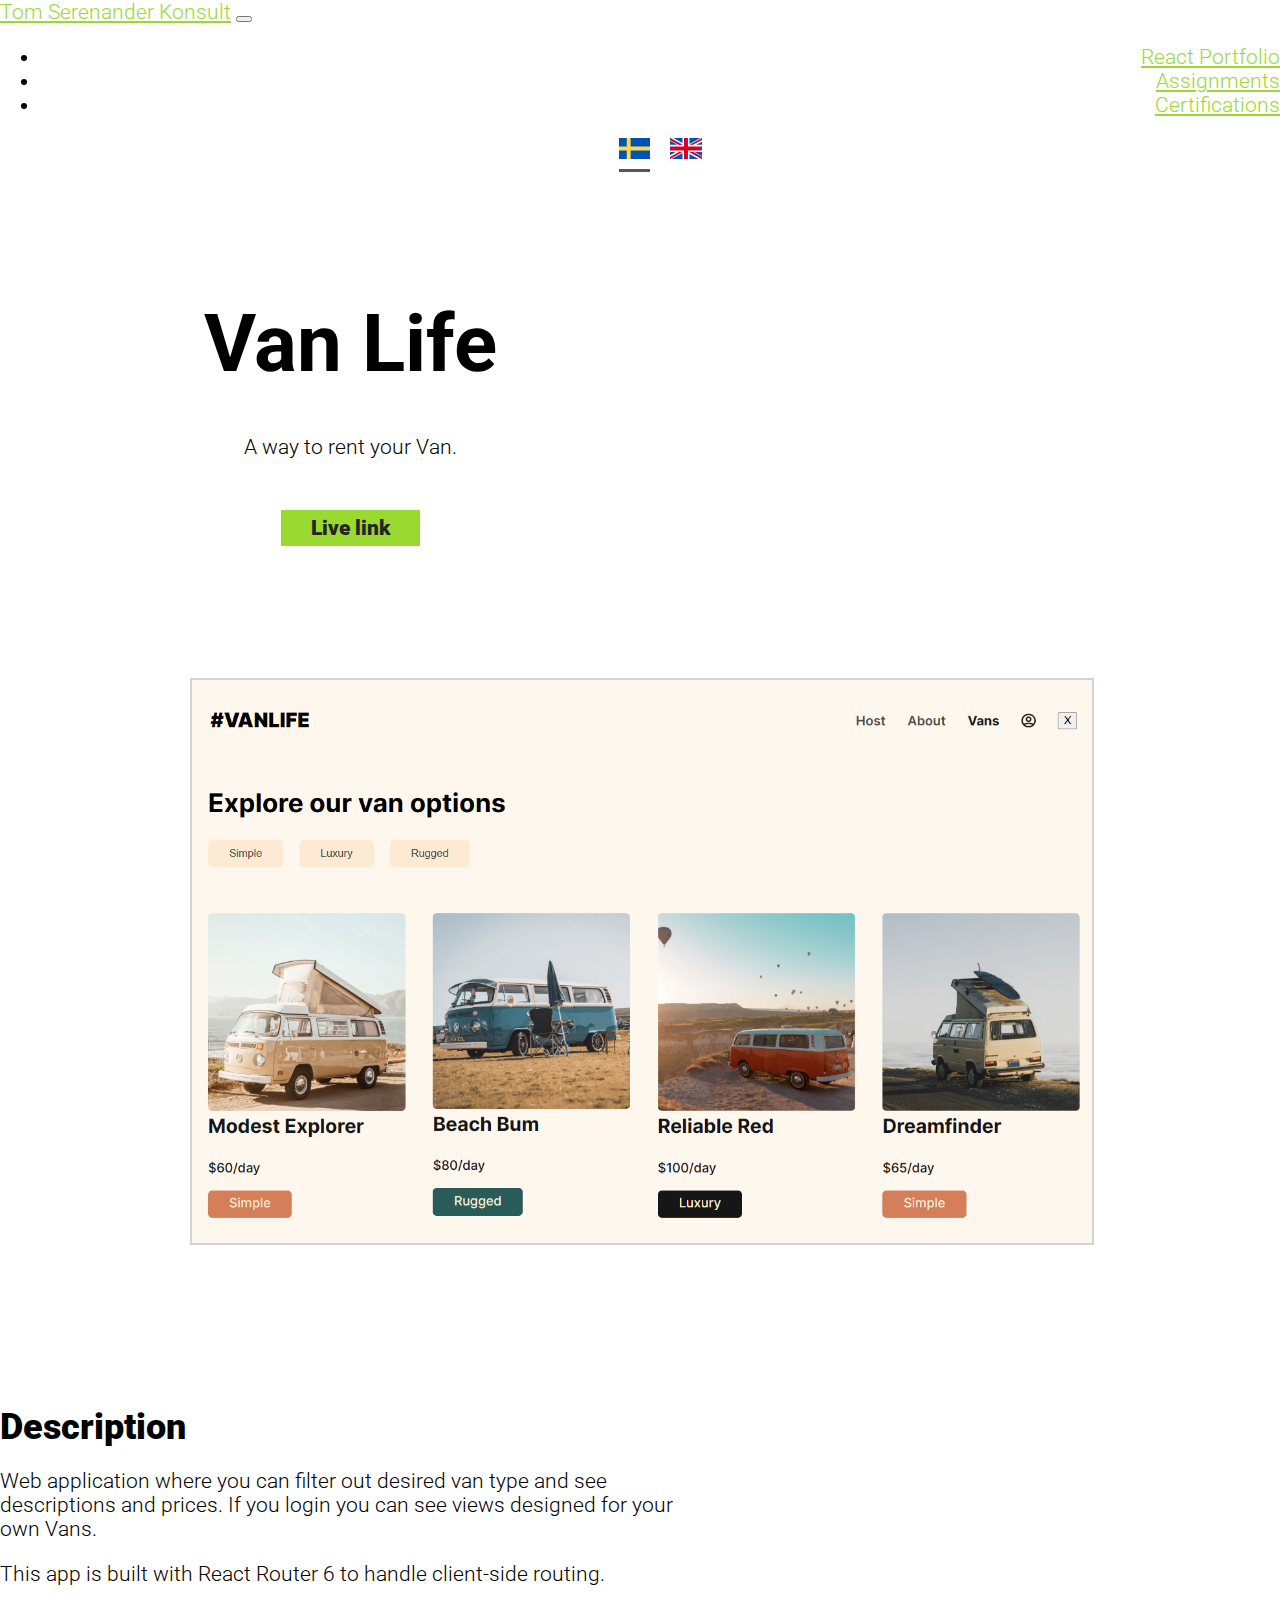
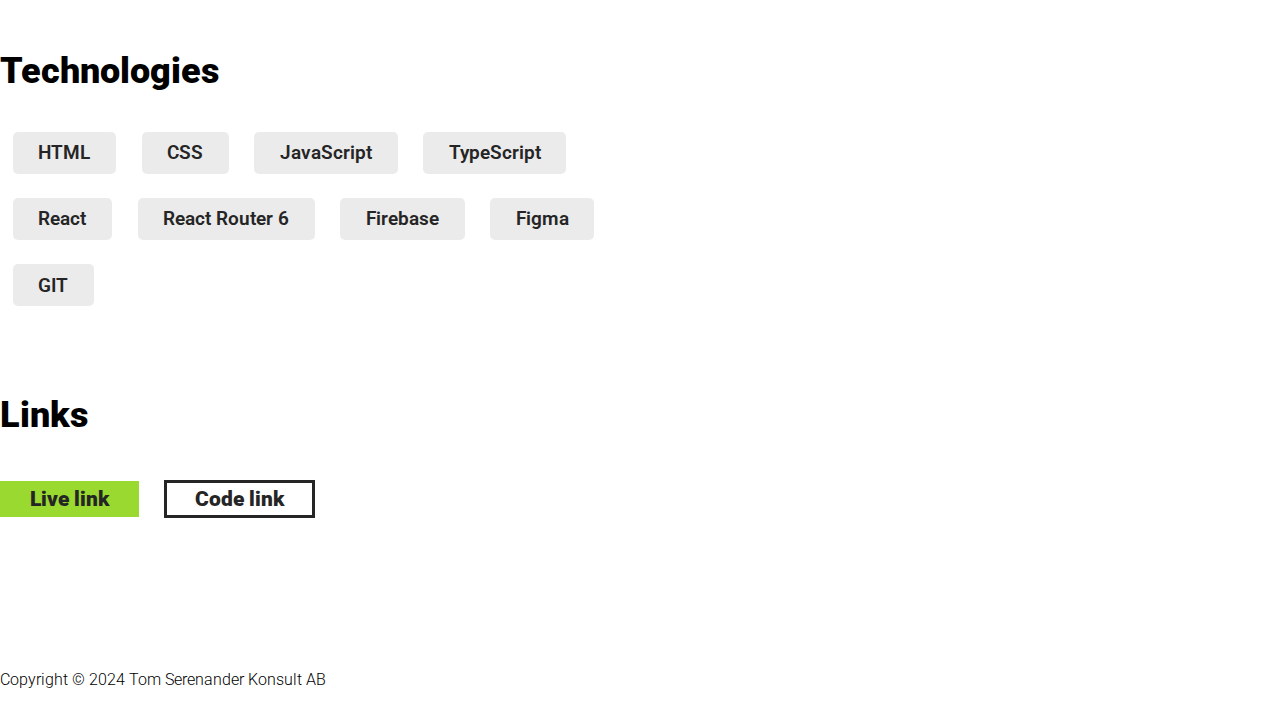
<file: react/vanlife.html>
<!DOCTYPE html>
<html lang="en">
    <head>
        <meta charset="UTF-8" />
        <meta http-equiv="X-UA-Compatible" content="IE=edge" />
        <meta name="viewport" content="width=device-width, initial-scale=1.0" />
        <link
            href="https://cdn.jsdelivr.net/npm/bootstrap@5.3.2/dist/css/bootstrap.min.css"
            rel="stylesheet"
            integrity="sha384-T3c6CoIi6uLrA9TneNEoa7RxnatzjcDSCmG1MXxSR1GAsXEV/Dwwykc2MPK8M2HN"
            crossorigin="anonymous"
        />
        <link
            rel="stylesheet"
            href="https://cdn.jsdelivr.net/npm/bootstrap-icons@1.3.0/font/bootstrap-icons.css"
        />
        <link rel="preconnect" href="https://fonts.googleapis.com" />
        <link rel="preconnect" href="https://fonts.gstatic.com" crossorigin />
        <link
            href="https://fonts.googleapis.com/css2?family=Roboto:wght@300;700;900&display=swap"
            rel="stylesheet"
        />
        <link rel="stylesheet" href="../index.css" />
        <title>Van Life</title>
    </head>

    <body>
        <!-- Navbar -->
        <nav class="navbar navbar-expand-lg bg-dark navbar-dark py-3 fixed-top">
            <div class="container">
                <a href="../index.html" class="navbar-brand"
                    >Tom Serenander Konsult</a
                >

                <button
                    title="burger"
                    class="navbar-toggler"
                    type="button"
                    data-bs-toggle="collapse"
                    data-bs-target="#navmenu"
                >
                    <span class="navbar-toggler-icon"></span>
                </button>

                <div class="collapse navbar-collapse" id="navmenu">
                    <ul class="navbar-nav ms-auto me-5">
                        <li class="nav-item">
                            <a href="../react/index.html" class="nav-link"
                                >React Portfolio</a
                            >
                        </li>
                        <li class="nav-item">
                            <a
                                href="../assignments/index.html"
                                class="nav-link swedish"
                                >Uppdrag</a
                            >
                            <a
                                href="../assignments/index.html"
                                class="nav-link english"
                                >Assignments</a
                            >
                        </li>
                        <li class="nav-item">
                            <a
                                href="../certifications/index.html"
                                class="nav-link swedish"
                                >Certifieringar</a
                            >
                            <a
                                href="../certifications/index.html"
                                class="nav-link english"
                                >Certifications</a
                            >
                        </li>
                    </ul>
                </div>

                <ul class="navbar-nav select-language-list mt-2 ml-1">
                    <li class="swedish-option" onclick="setLanguage('sv')">
                        <a href="#">
                            <img
                                class="flag"
                                src="../img/SE.svg"
                                alt="Swedish icon"
                        /></a>
                    </li>
                    <li class="english-option" onclick="setLanguage('en')">
                        <a href="#">
                            <img
                                class="flag"
                                src="../img/GB.svg"
                                alt="Great Britain icon"
                        /></a>
                    </li>
                </ul>
            </div>
        </nav>

        <!-- Project Header -->
        <section class="mt-5 p-3 p-md-5 bg-secondary text-light text-sm-start">
            <div class="container">
                <div class="x-margin-top row pt-3 justify-content-center">
                    <div
                        class="col-md assignment-col-width center-text swedish"
                    >
                        <h1>
                            <span>Van Life</span>
                        </h1>
                        <p>Ett sätt att hyra ut din husbil.</p>
                        <a
                            href="https://toms-vanlife.netlify.app/"
                            class="my-btn"
                            target="_blank"
                            >Live-länk</a
                        >
                    </div>
                    <div
                        class="col-md assignment-col-width center-text english"
                    >
                        <h1>
                            <span>Van Life</span>
                        </h1>
                        <p>A way to rent your Van.</p>
                        <a
                            href="https://toms-vanlife.netlify.app/"
                            class="my-btn"
                            target="_blank"
                            >Live link</a
                        >
                    </div>
                </div>
            </div>
        </section>

        <section class="p-6">
            <div class="container-img">
                <div>
                    <img
                        src="../img/vanlife.png"
                        alt="Project Image"
                        class="project-details-img img-border"
                    />
                </div>
            </div>
        </section>

        <!-- Description -->
        <section class="p-1 p-md-3">
            <div class="container">
                <div class="row pt-1 justify-content-center">
                    <div class="col-md text-start assignment-col-width">
                        <div class="assignment-margin-bottom swedish">
                            <h3>Beskrivning</h3>
                            <p>
                                Applikationen läser in information om husbilar
                                som kan hyras ut. Man kan filtrera på olika
                                typer av bilar. Om man hyr ut själv kan man
                                logga in och se vyer anpassade för de egna bilar
                                man har. Byggd med React Router 6 som hanterar
                                client-side routing.
                            </p>
                        </div>
                        <div class="assignment-margin-bottom english">
                            <h3>Description</h3>
                            <p>
                                Web application where you can filter out desired
                                van type and see descriptions and prices. If you
                                login you can see views designed for your own
                                Vans.
                            </p>
                            <p>
                                This app is built with React Router 6 to handle
                                client-side routing.
                            </p>
                        </div>
                        <div class="assignment-margin-bottom">
                            <h3 class="swedish">Tekniker</h3>
                            <h3 class="english">Technologies</h3>
                            <div class="skills">
                                <div class="skills__skill">HTML</div>
                                <div class="skills__skill">CSS</div>
                                <div class="skills__skill">JavaScript</div>
                                <div class="skills__skill">TypeScript</div>
                                <div class="skills__skill">React</div>
                                <div class="skills__skill">React Router 6</div>
                                <div class="skills__skill">Firebase</div>
                                <div class="skills__skill">Figma</div>
                                <div class="skills__skill">GIT</div>
                            </div>
                        </div>
                        <div class="assignment-margin-bottom swedish">
                            <h3>Länkar</h3>
                            <a
                                href="https://toms-vanlife.netlify.app/"
                                class="my-btn"
                                target="_blank"
                                >Live-länk</a
                            >
                            <a
                                href="https://github.com/qserena/08-van-life"
                                class="my-btn my-btn-code"
                                target="_blank"
                                >Källkod</a
                            >
                        </div>
                        <div class="assignment-margin-bottom english">
                            <h3>Links</h3>
                            <a
                                href="https://toms-vanlife.netlify.app/"
                                class="my-btn"
                                target="_blank"
                                >Live link</a
                            >
                            <a
                                href="https://github.com/qserena/08-van-life"
                                class="my-btn my-btn-code"
                                target="_blank"
                                >Code link</a
                            >
                        </div>
                    </div>
                </div>
            </div>
        </section>

        <footer
            class="p-3 p-md-5 bg-dark text-light text-center position-relative"
        >
            <div class="container">
                <div class="row align-items-center justify-content-between">
                    <div class="col-md py-3">
                        <p>Copyright &copy; 2024 Tom Serenander Konsult AB</p>
                    </div>
                </div>
            </div>
        </footer>

        <script
            src="https://cdn.jsdelivr.net/npm/bootstrap@5.1.3/dist/js/bootstrap.bundle.min.js"
            integrity="sha384-ka7Sk0Gln4gmtz2MlQnikT1wXgYsOg+OMhuP+IlRH9sENBO0LRn5q+8nbTov4+1p"
            crossorigin="anonymous"
        ></script>
        <script src="../index.js"></script>
    </body>
</html>
</file>
<file: index.css>
body {
    margin: 0;
    font-family: 'Roboto', sans-serif;
    font-size: 21px;
    font-weight: 300;
    -webkit-user-select: none;
    user-select: none;
}

.center-text {
    text-align: center;
}

p em {
    font-size: 0.8em;
}

.img-avatar {
    margin-top: 30px;
    width: 260px;
    border-radius: 50%;
    border: solid white 6px;
}

.img-react-logo {
    width: 48px;
    color: white;
    margin-top: 2px;
    margin-bottom: -2px;
}

#navmenu {
    text-align: right;
}

.select-language-list {
    display: flex;
    justify-content: center;
    flex-direction: row;
    list-style: none;
}

.select-language-list li {
    margin: 0 10px;
    padding-bottom: 5px;
    border-bottom: #55565b solid 3px;
}

.select-language-list li:hover {
    border-color: white;
    cursor: pointer;
}

.select-language-list li.selected {
    border-color: white;
}

img.flag {
    height: 1em;
    width: 1.5em;
}

.select-ok {
    -webkit-user-select: text;
    user-select: text;
}

/* typography */

h1,
h2 {
    font-weight: 300;
}

h1 {
    font-size: 3.75rem; /* 60px */
    line-height: 1.7em;
}

h1 span {
    font-size: 5rem; /* 80px */
    font-weight: 700;
    display: block;
    margin-bottom: 0.25em; /* 20px */
}

h2 {
    font-size: 2.63rem; /*  42px; */
    padding: 0.6em 0; /* 25px */
    line-height: 1.7em;
    margin-top: 0px;
}

h2 span {
    font-size: 3.75rem; /* 60px */
    font-weight: 900;
    margin-top: 1em; /* 60px */
}

h3 {
    font-size: 2.25rem; /* 36px; */
    font-weight: 900;
    margin-bottom: 14px;
}

h4 {
    font-size: 28px;
    font-weight: 300;
    line-height: 1.5em;
    margin-bottom: 5px;
}

h5 {
    font-size: 20px;
    font-weight: 700;
    line-height: 1.7em;
}

.p-zero-bottom {
    margin-bottom: 0;
}

.x-margin-top {
    margin-top: 30px;
}

.boxes {
    margin-bottom: 30px;
}

.accent-text,
.articles .name,
.articles time {
    color: #99d930;
}

.small-text {
    font-size: 16px;
    margin-top: 2px;
}

/* layout */

header {
    background: #d7d7d7;
    margin-top: 60px;
}

header,
section {
    padding: 60px 0;
}

.container {
    margin: 0 auto;
}

.container-img {
    text-align: center;
    max-width: 900px;
    margin: 0 auto;
    padding: 0 20px;
}

.container-narrow {
    margin: 0 70px;
}

.inverse {
    color: #fff;
    background: #252525;
}

/* links */

a {
    color: #99d930;
}

.up-link:hover,
.up-link:focus {
    color: white;
}

.my-btn {
    display: inline-block;
    margin-top: 30px;
    margin-bottom: 12px;
    background: #99d930;
    color: #252525;
    font-weight: 900;
    text-decoration: none;
    padding: 6px 30px;
}

.my-btn-code {
    margin-left: 20px;
    background: white;
    border: solid 3px #252525;
    padding: 4px 28px;
}

.my-btn:hover,
.my-btn:focus {
    background: #252525;
    color: #fff;
}

.bg-dark .my-btn:hover,
.bg-dark .my-btn:focus,
.bg-secondary .my-btn:hover,
.bg-secondary .my-btn:focus {
    background: #fff;
    color: #252525;
}

.skills {
    margin-top: 40px;
    display: flex;
    flex-wrap: wrap;
}

.inverse .skills {
    justify-content: center;
}

.skills__skill {
    padding: 0.6rem 1.6rem;
    margin-right: 0.8rem;
    margin-left: 0.8rem;
    margin-bottom: 1.5rem;
    font-size: 1.2rem;
    border-radius: 5px;
    font-weight: 600;
    background-color: rgba(153, 153, 153, 0.2);
    color: #252525;
}

.inverse .skills__skill {
    color: white;
}

/* Month and Year font in assignment header */
h3 span {
    font-size: 20px;
    font-weight: normal;
    margin-left: 10px;
}

/* Space between assignments */
.assignment-margin-bottom {
    margin-bottom: 4rem;
}

.assignment-col-width {
    max-width: 700px;
}

.img-max {
    max-width: 100%;
    max-height: 300px;
}

.img-medium {
    width: 80%;
    height: auto;
    min-width: 100px;
}

.img-reduced-size {
    max-width: 250px;
    max-height: 200px;
}

.img-semi-reduced-size {
    max-width: 350px;
    max-height: 200px;
}

.img-border {
    border: solid lightgray 2px;
}

.project-details-img {
    width: 100%;
}

.project-details-img-reduced {
    width: 100%;
    margin: 0 auto;
    max-width: 500px;
}

.asterisk {
    font-size: 0.8em;
}

.right {
    text-align: right;
}

footer p {
    font-size: 1rem;
}

.socials {
    text-align: center;
    display: flex;
    justify-content: center;
}

.social {
    width: 60px;
    margin: 3em 1em;
}

.social-icon-normal {
    width: 80%;
}

.social-icon-reduced {
    width: 80%;
    padding-top: 2px;
}

@media (max-width: 500px) {
    h1 {
        font-size: 2.5rem; /* 40px */
        line-height: 1.3em;
        margin-top: 1em;
    }

    h1 span {
        font-size: 3rem; /* 48px */
        margin-top: 0.4em;
    }

    h2 {
        font-size: 2rem; /*  32px; */
        line-height: 1.3em;
    }

    h2 span {
        font-size: 2.5rem; /* 40px */
    }

    h3 {
        font-size: 1.75rem; /* 28px; */
    }

    h3 span {
        font-size: 1.2rem;
    }

    h4 {
        font-size: 1.5rem; /* 24px; */
    }

    h5 {
        font-size: 1.2rem;
    }

    p {
        font-size: 1.2rem;
    }

    .my-btn-code {
        margin-left: 0;
    }

    .social {
        margin: 0.3em;
    }

    .img-semi-reduced-size {
        max-width: 250px;
        max-height: 200px;
    }
}
</file>
